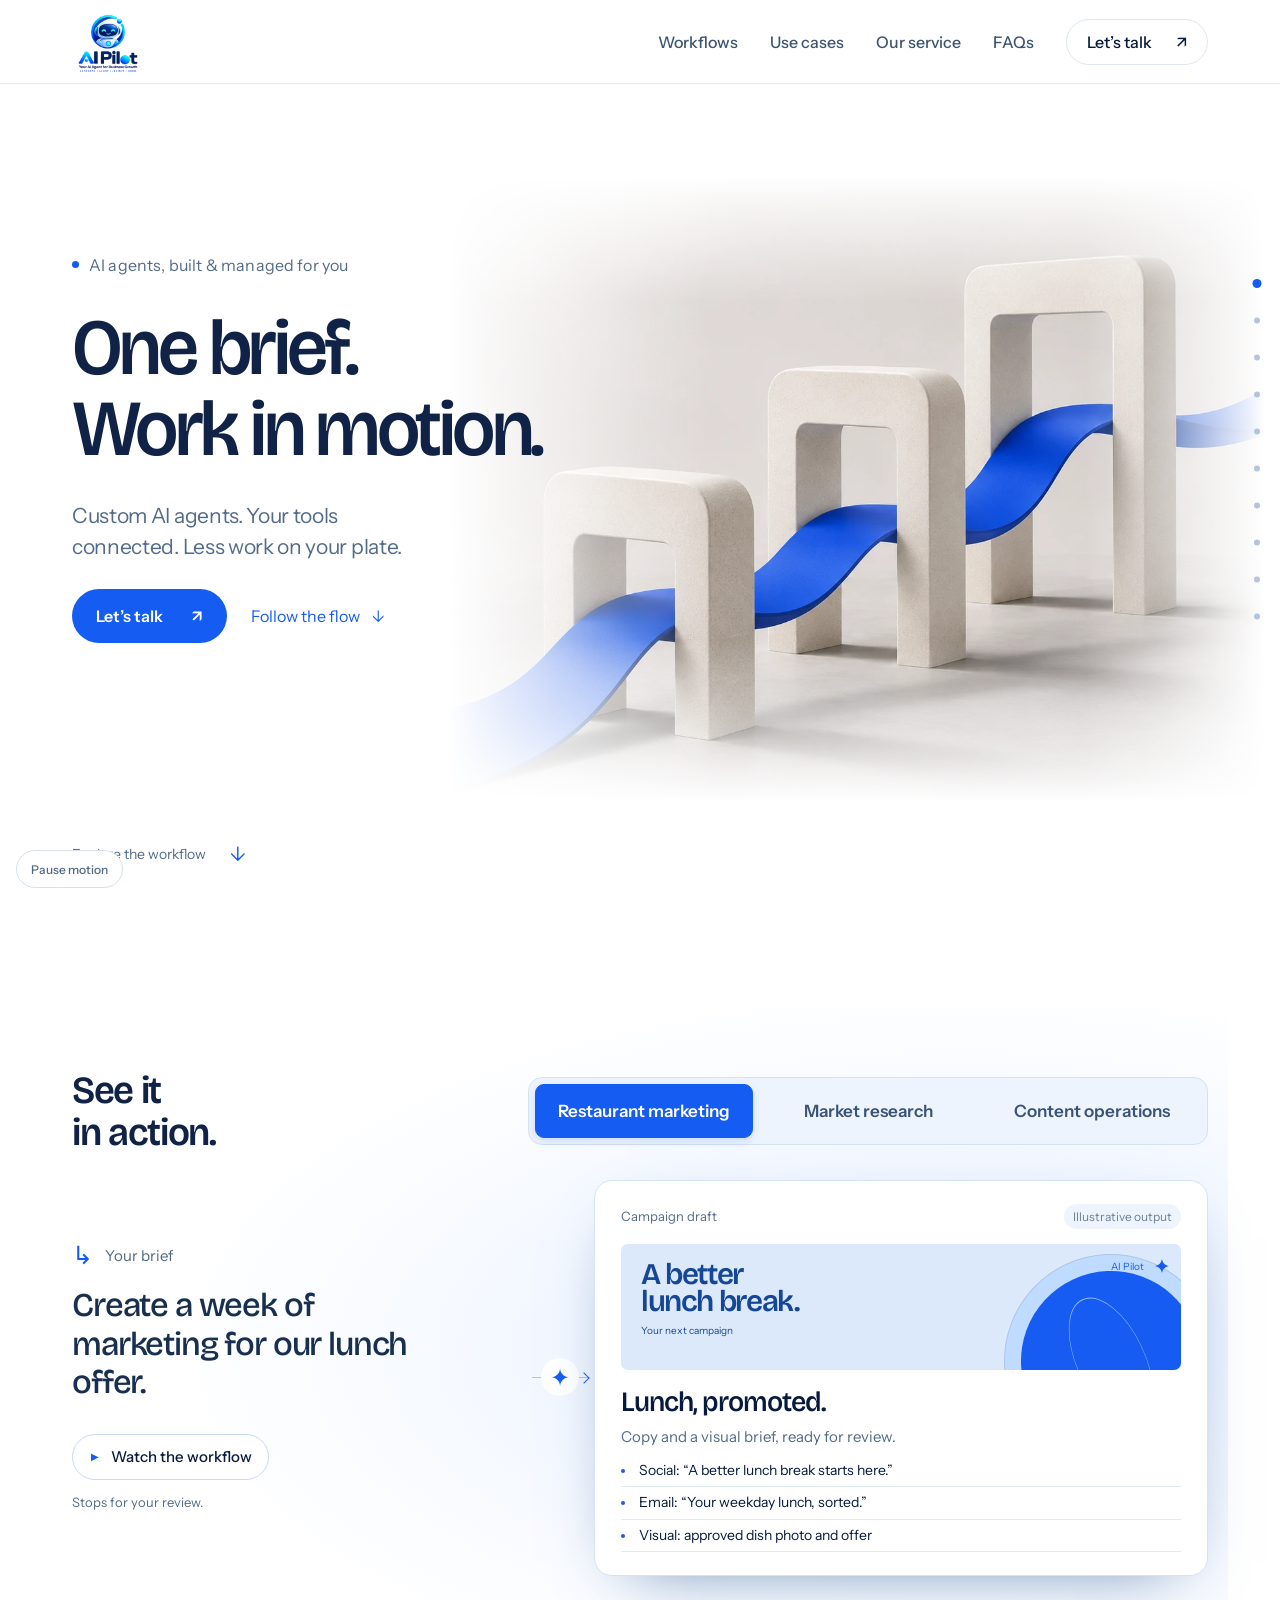
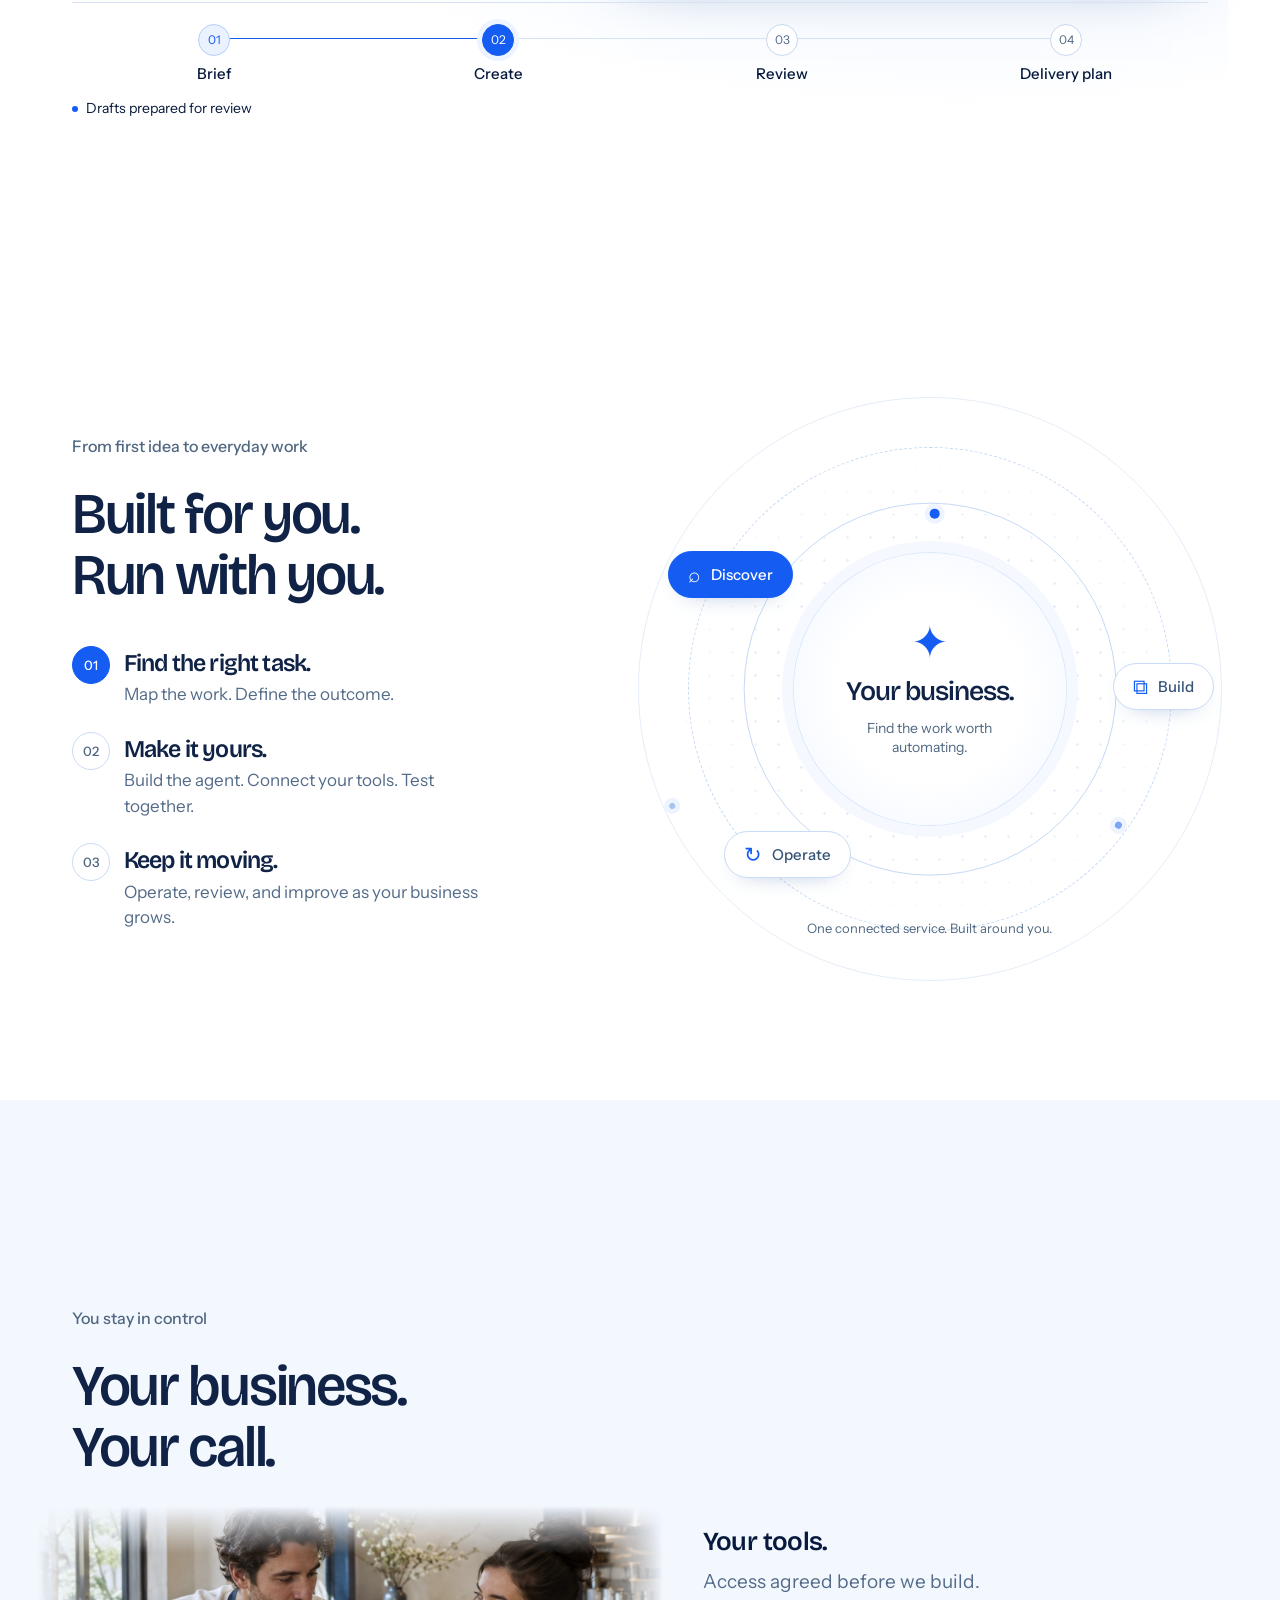
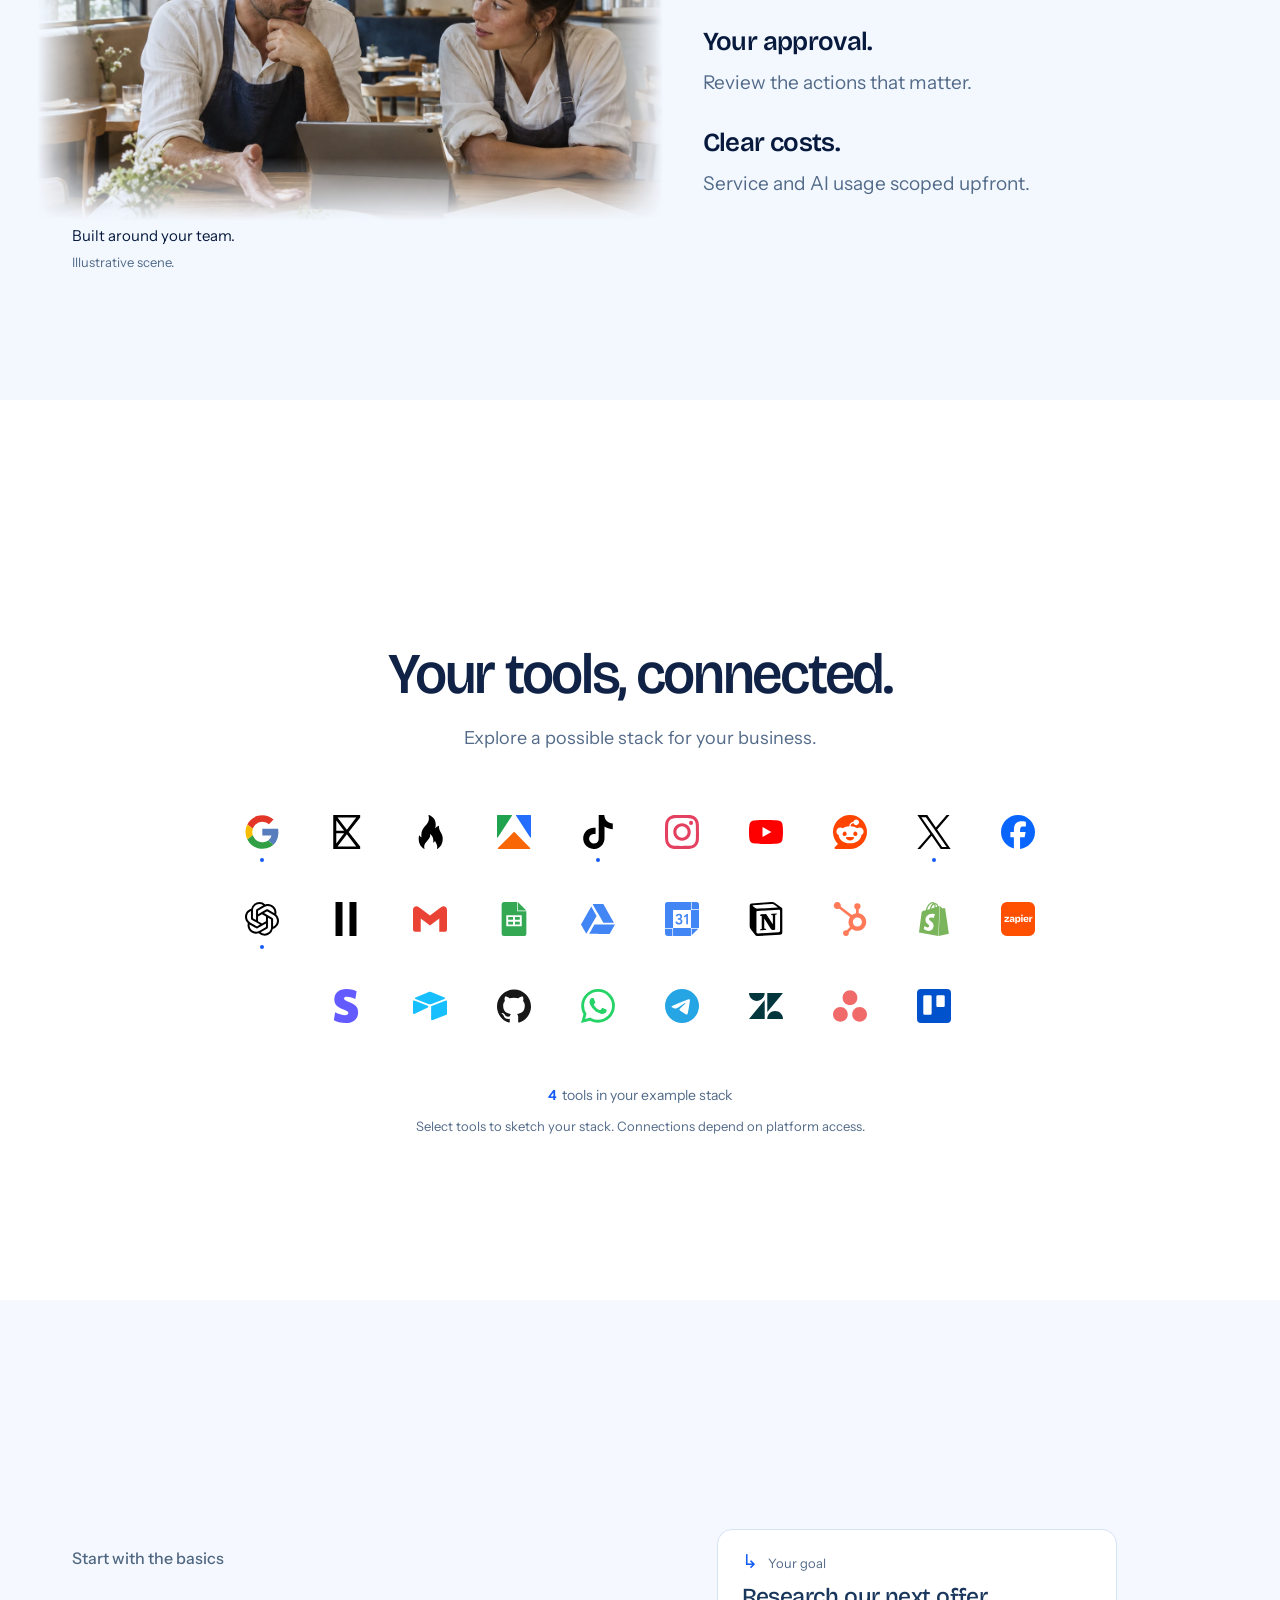
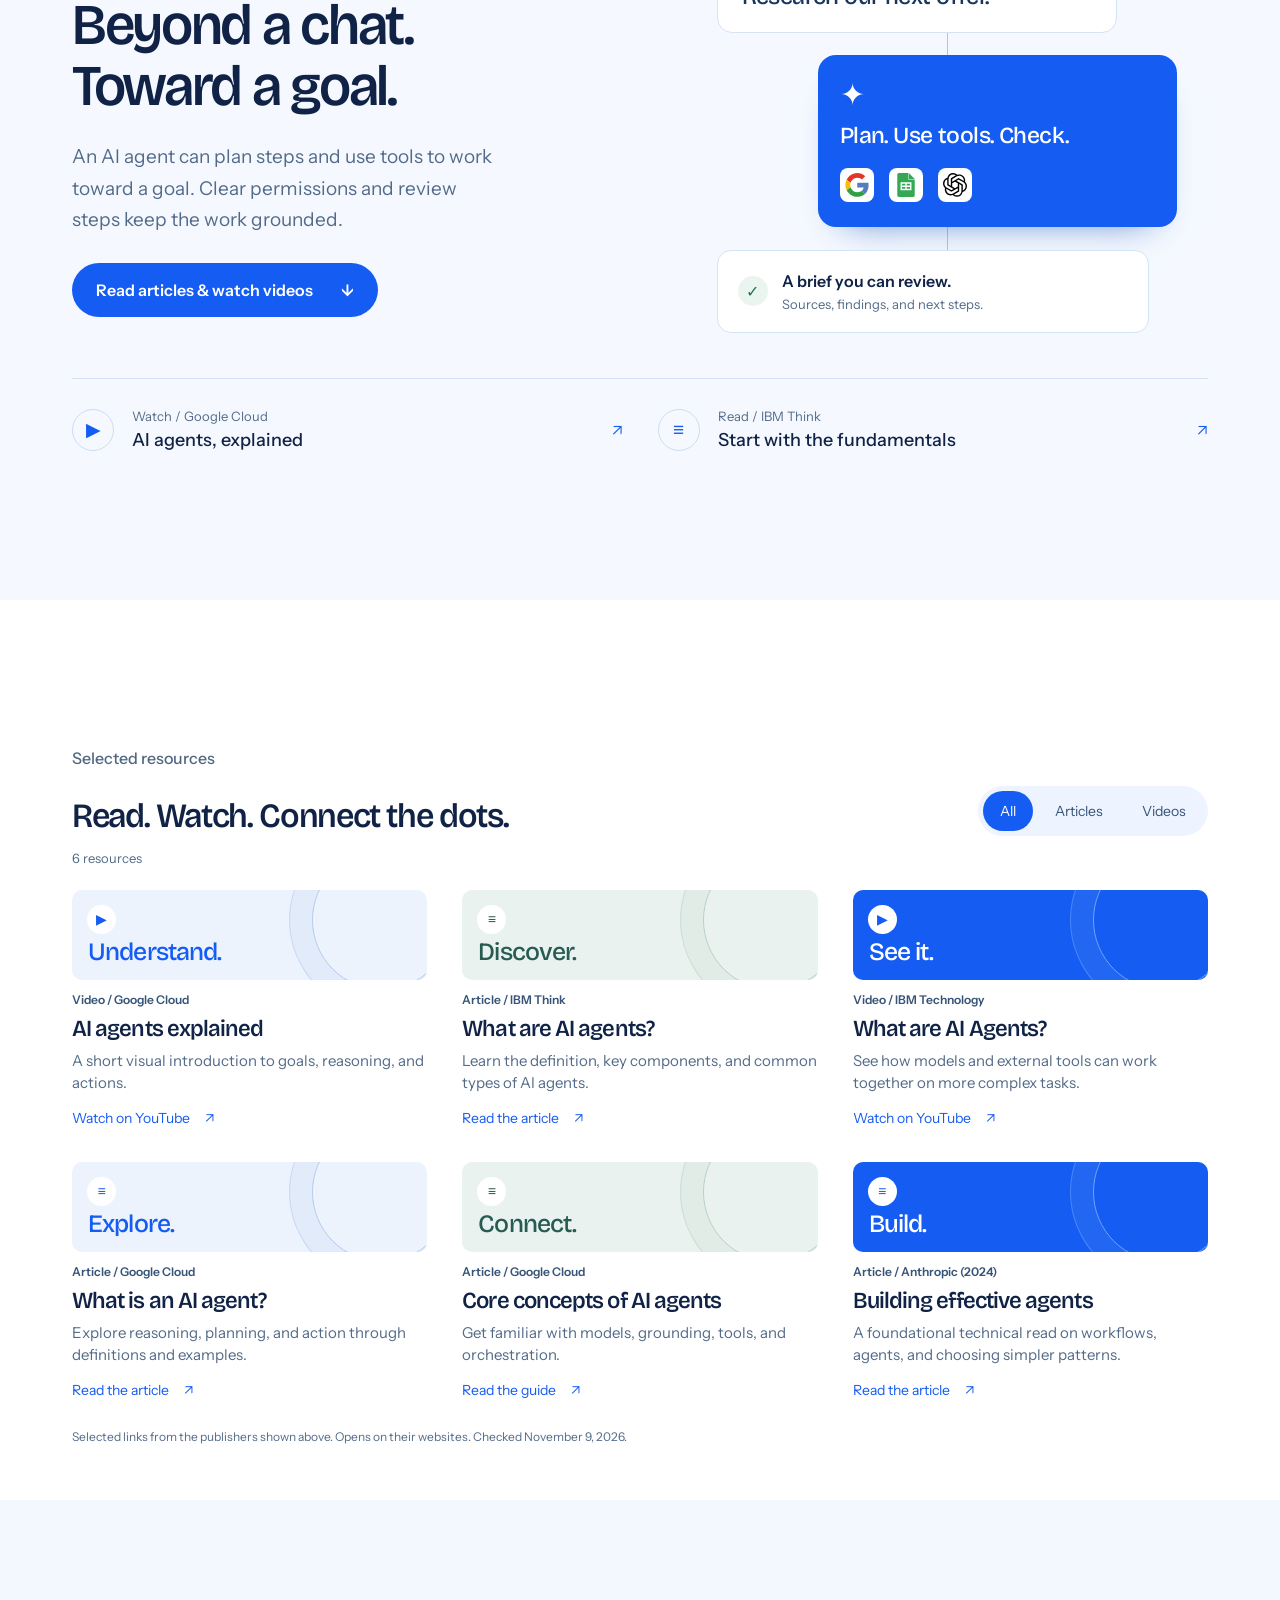
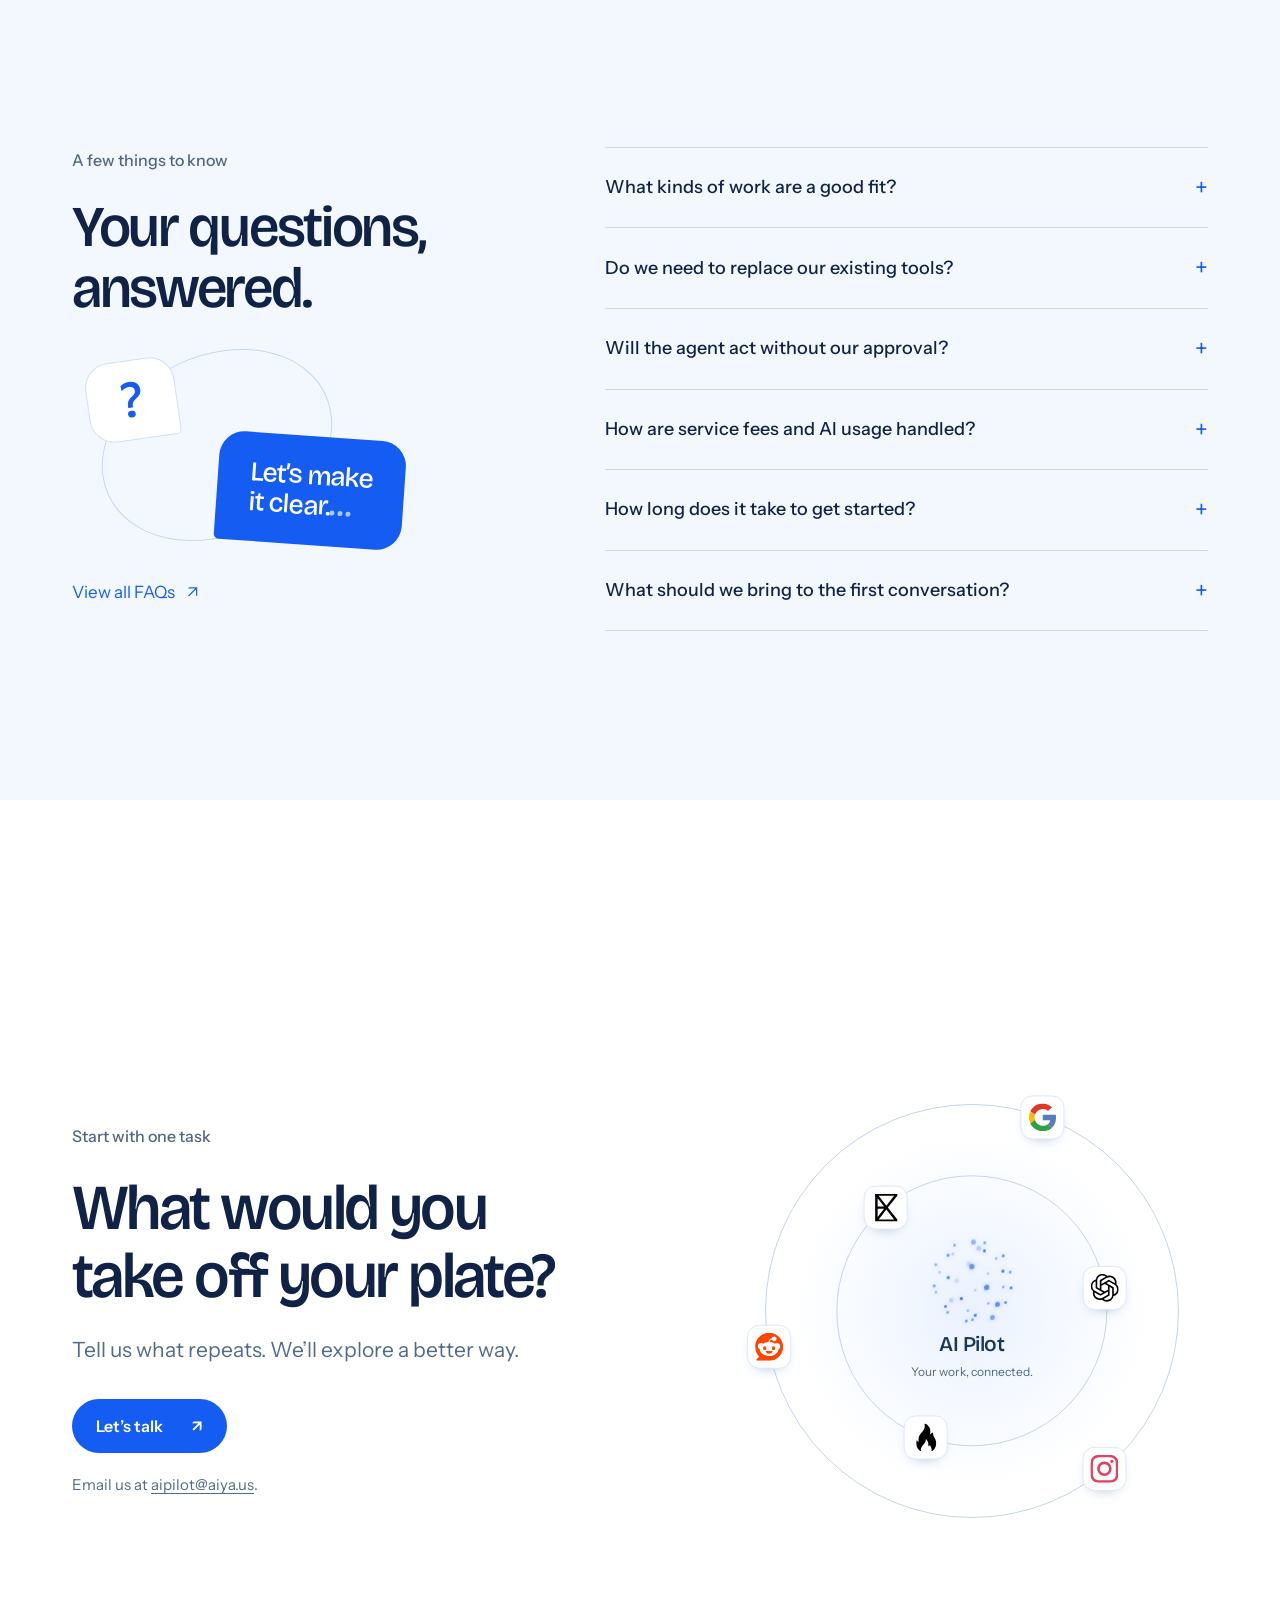
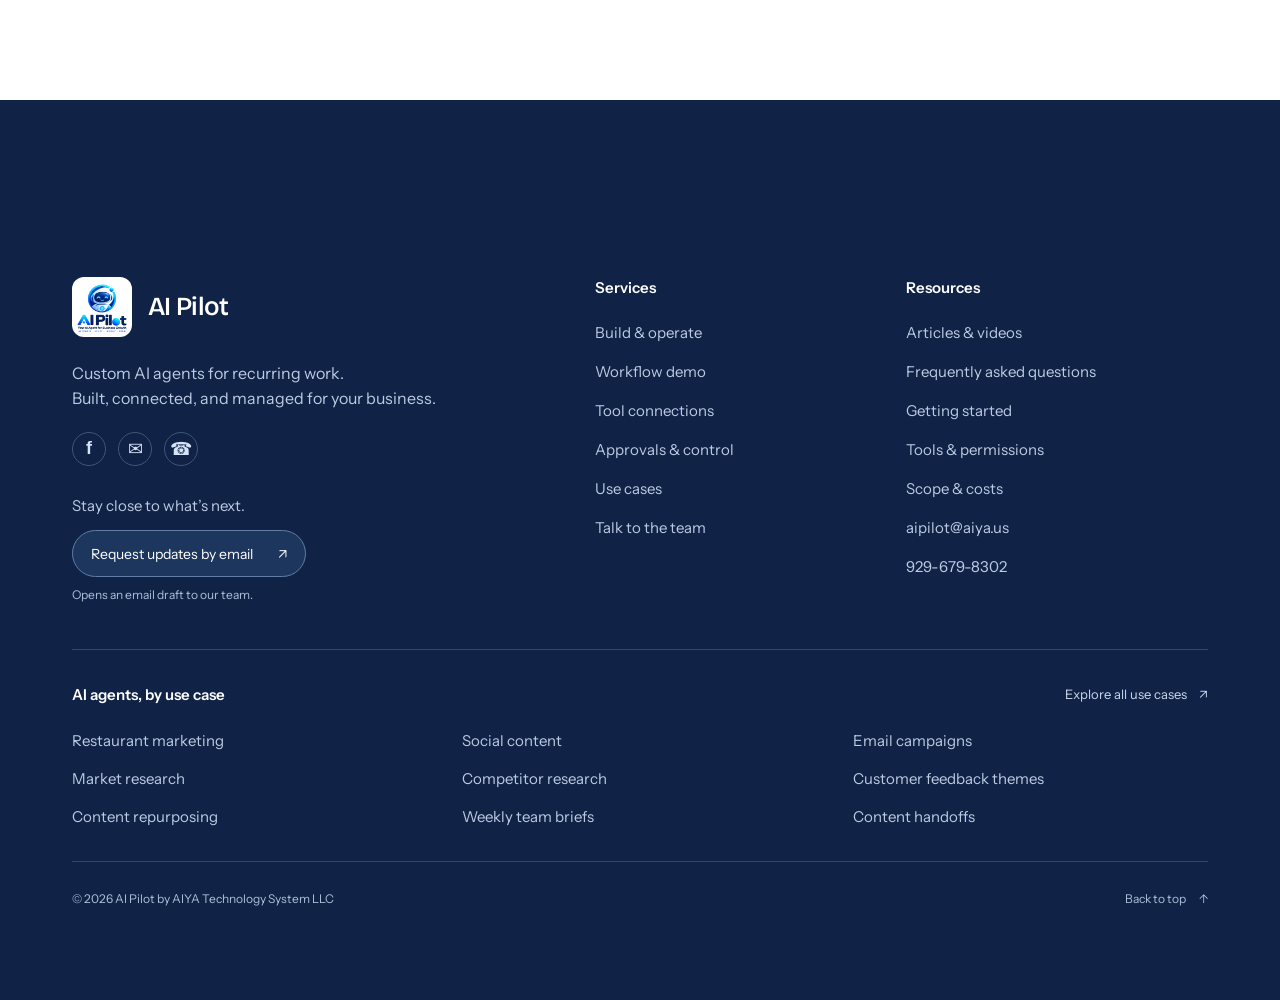
<file: index.html>
<!doctype html>
<html lang="en">
<head>
  <meta charset="UTF-8">
  <meta name="viewport" content="width=device-width, initial-scale=1.0">
  <meta name="description" content="AI Pilot designs, connects, and operates custom AI agents for recurring business work. Explore a workflow and discuss what your business needs.">
  <meta name="theme-color" content="#ffffff">
  <title>AI Pilot | Custom AI agents. Managed for your business.</title>
  <link rel="icon" href="assets/ai-pilot-logo-v2.webp">
  <link rel="stylesheet" href="styles.css?v=14">
  <link rel="stylesheet" href="flow-hero.css?v=15">
  <link rel="preload" href="assets/fonts/bricolage-latin.woff2" as="font" type="font/woff2" crossorigin>
  <link rel="preload" href="assets/fonts/instrument-latin.woff2" as="font" type="font/woff2" crossorigin>
  <link rel="stylesheet" href="typography.css?v=17">
  <link rel="stylesheet" href="sections.css?v=20">
  <link rel="stylesheet" href="motion.css?v=22">
  <link rel="stylesheet" href="contact-orbit.css?v=27">
  <noscript><style>.scenario-tabs,.stage-buttons,.tour-button,.tour-caption,.menu-button{display:none!important}.nav-links{display:flex!important;position:static!important;flex-direction:row!important;flex-wrap:wrap}.nav{height:auto;flex-wrap:wrap}.hero{padding-top:36px}.tool-cloud button{pointer-events:none}</style></noscript>
  <link rel="stylesheet" href="site-footer.css?v=25">
  <link rel="stylesheet" href="app-array.css?v=26">
  <link rel="stylesheet" href="education.css?v=30">
</head>
<body>
  <a class="skip-link" href="#top">Skip to main content</a>
  <header class="nav section-shell" data-nav>
    <a class="brand" href="#top" aria-label="AI Pilot home"><img src="assets/ai-pilot-logo-v2.webp" width="440" height="440" alt="AI Pilot"></a>
    <button class="menu-button" aria-label="Open navigation" aria-expanded="false" aria-controls="main-navigation" type="button" data-menu><span></span><span></span></button>
    <nav id="main-navigation" class="nav-links" data-nav-links aria-label="Main navigation">
      <a href="#demo">Workflows</a><a href="use-cases.html">Use cases</a><a href="#delivery">Our service</a><a href="faq.html">FAQs</a>
      <a href="#contact" class="nav-cta">Let’s talk <span aria-hidden="true">↗</span></a>
    </nav>
  </header>
  <main id="top" tabindex="-1">
    <section class="hero section-shell flow-hero fullscreen-section" id="home" data-screen="Introduction" aria-labelledby="hero-title">
      <div class="hero-intro">
        <div class="hero-visual" aria-hidden="true"><img src="assets/hero-connected-flow.webp" fetchpriority="high" width="1254" height="1254" alt=""></div>
        <div class="hero-copy"><p class="eyebrow"><span class="live-dot" aria-hidden="true"></span>AI agents, built & managed for you</p><h1 id="hero-title">One brief.<br>Work in motion.</h1></div>
        <div class="hero-summary"><p>Custom AI agents. Your tools connected. Less work on your plate.</p><div class="hero-actions"><a class="button button-primary" href="#contact">Let’s talk <span aria-hidden="true">↗</span></a><a class="text-link" href="#demo">Follow the flow <span aria-hidden="true">↓</span></a></div></div>
      </div>
      <a class="scroll-cue" href="#demo">Explore the workflow <span aria-hidden="true">↓</span></a>
    </section>
      <section class="hero-experience flow-hero section-shell fullscreen-section" id="demo" data-screen="Workflow" aria-label="Explore a workflow">
        <div class="experience-toolbar"><h2 class="demo-title">See it in action.</h2><div class="scenario-tabs" role="tablist" aria-label="Example workflows">
          <button id="scenario-restaurant" type="button" role="tab" aria-selected="true" aria-controls="workflow-panel" tabindex="0" data-scenario="restaurant">Restaurant marketing</button>
          <button id="scenario-research" type="button" role="tab" aria-selected="false" aria-controls="workflow-panel" tabindex="-1" data-scenario="research">Market research</button>
          <button id="scenario-content" type="button" role="tab" aria-selected="false" aria-controls="workflow-panel" tabindex="-1" data-scenario="content">Content operations</button>
        </div></div>
        <div id="workflow-panel" class="flow-panel" data-scenario-view="restaurant" role="tabpanel" aria-labelledby="scenario-restaurant" tabindex="0">
<div class="workbench"><div class="brief-column"><div class="task-line"><div class="task-label"><span class="task-symbol" aria-hidden="true">↳</span><span>Your brief</span></div><p data-brief>Create a week of marketing for our lunch offer.</p><p class="typed-brief" data-typed aria-hidden="true">Create a week of marketing for our lunch offer.</p></div><div class="flow-aside"><span class="flow-step" data-stage-count>Step 1 of 4</span><h2 data-scenario-title>A week of marketing.</h2><button class="tour-button" type="button" data-tour><span class="tour-icon" aria-hidden="true">▶</span><span data-tour-label>Watch the workflow</span></button><span class="tour-caption">Stops for your review.</span></div></div><div class="work-connector" aria-hidden="true"><span>✦</span></div><div class="sample-output" aria-live="polite" aria-atomic="true"><div class="output-meta"><span data-output-kind>Sample brief</span><span class="sample-label">Illustrative output</span></div><div class="output-visual" aria-hidden="true"><div class="visual-poster"><span class="poster-word">A better<br>lunch break.</span><span class="poster-disc"></span><span class="poster-caption">Your next campaign</span></div><div class="visual-chart"><span></span><span></span><span></span><span></span><span></span></div><div class="visual-document"><i></i><i></i><i></i><i></i></div><span class="output-seal">AI Pilot <b>✦</b></span></div><h3 data-output-title>Start with the essentials.</h3><p data-output-copy>One offer. Clear guidelines. A named reviewer.</p><ul data-output-items><li>Lunch offer and menu</li><li>Brand assets and channels</li><li>Review owner</li></ul><div class="output-footer"><span class="approval-dot" aria-hidden="true"></span><span data-output-footer>Your brief sets the direction.</span></div></div></div>
<div class="flow-navigation"><div class="flow-route" aria-hidden="true"><span></span></div><div class="stage-buttons" aria-label="Workflow stages">
            <button type="button" data-stage="0" aria-pressed="true"><span>01</span><b>Brief</b><small>Define the offer</small></button>
            <button type="button" data-stage="1" aria-pressed="false"><span>02</span><b>Create</b><small>Prepare the campaign</small></button>
            <button type="button" data-stage="2" aria-pressed="false"><span>03</span><b>Review</b><small>Get team approval</small></button>
            <button type="button" data-stage="3" aria-pressed="false"><span>04</span><b>Delivery plan</b><small>After your approval</small></button>
          </div></div>
          <div class="flow-bottom"><span class="flow-status" role="status"><i aria-hidden="true"></i><span data-flow-status>Start with a clear brief</span></span></div>
        </div>
        <noscript><p class="fallback-note">This restaurant example shows the starting brief. With JavaScript enabled, you can switch scenarios and explore each stage. All service details and FAQs remain readable below.</p></noscript>

    </section>

    <section class="delivery-section fullscreen-section" data-screen="Our service" id="delivery" aria-labelledby="delivery-heading"><div class="section-shell">
      <div class="service-layout"><div class="service-copy"><div class="section-heading"><div><p class="section-label">From first idea to everyday work</p><h2 id="delivery-heading">Built for you.<br>Run with you.</h2></div></div>
      <div class="deliverables">
        <article data-service-row="0"><button class="service-step" type="button" data-service="0" aria-label="Explore discover" aria-pressed="true">01</button><h3>Find the right task.</h3><p>Map the work. Define the outcome.</p></article>
        <article data-service-row="1"><button class="service-step" type="button" data-service="1" aria-label="Explore build" aria-pressed="false">02</button><h3>Make it yours.</h3><p>Build the agent. Connect your tools. Test together.</p></article>
        <article data-service-row="2"><button class="service-step" type="button" data-service="2" aria-label="Explore operate" aria-pressed="false">03</button><h3>Keep it moving.</h3><p>Operate, review, and improve as your business grows.</p></article>
      </div></div>
      <div class="service-universe" data-motion-scene aria-label="Explore our connected service">
        <div class="universe-grid" aria-hidden="true"></div>
        <div class="orbit-ring orbit-a" aria-hidden="true"><span class="satellite"></span></div><div class="orbit-ring orbit-b" aria-hidden="true"><span class="satellite"></span></div><div class="orbit-ring orbit-c" aria-hidden="true"><span class="satellite"></span></div>
        <div class="universe-core"><span class="core-symbol" aria-hidden="true">✦</span><strong>Your business.</strong><span data-orbit-detail>Find the work worth automating.</span></div>
        <button class="orbit-node node-discover" type="button" data-orbit-service="0" aria-pressed="true"><span aria-hidden="true">⌕</span>Discover</button>
        <button class="orbit-node node-build" type="button" data-orbit-service="1" aria-pressed="false"><span aria-hidden="true">⧉</span>Build</button>
        <button class="orbit-node node-operate" type="button" data-orbit-service="2" aria-pressed="false"><span aria-hidden="true">↻</span>Operate</button>
        <p class="universe-caption">One connected service. Built around you.</p>
      </div></div>
    </div></section>

    <section class="control-screen fullscreen-section" id="control" data-screen="Your control" aria-labelledby="control-heading"><div class="section-shell"><div class="control-note"><div class="control-heading"><p class="section-label">You stay in control</p><h2 id="control-heading">Your business.<br>Your call.</h2></div><figure class="context-image"><img src="assets/restaurant-editorial.webp" loading="lazy" decoding="async" width="1500" height="1000" alt="Illustrative scene of restaurant operators reviewing their work together"><figcaption>Built around your team.<small>Illustrative scene.</small></figcaption></figure><div class="control-points"><p><strong>Your tools.</strong> Access agreed before we build.</p><p><strong>Your approval.</strong> Review the actions that matter.</p><p><strong>Clear costs.</strong> Service and AI usage scoped upfront.</p></div></div></div></section>

    <section class="tools app-array section-shell fullscreen-section" data-screen="Your tools" id="workflow" aria-labelledby="tools-heading"><div class="tools-copy"><h2 id="tools-heading">Your tools, connected.</h2><p>Explore a possible stack for your business.</p></div><div class="tool-cloud" data-tools role="group" aria-label="Example tool stack" aria-describedby="tool-help"><button class="tool selected" type="button" aria-label="Google Search" aria-pressed="true"><img class="tool-logo" src="assets/tool-google.svg" alt="" width="34" height="34"><span class="tool-name">Google Search</span></button><button class="tool" type="button" aria-label="Exa" aria-pressed="false"><img class="tool-logo" src="assets/tool-exa.svg" alt="" width="34" height="34"><span class="tool-name">Exa</span></button><button class="tool" type="button" aria-label="Firecrawl" aria-pressed="false"><img class="tool-logo" src="assets/tool-firecrawl.svg" alt="" width="34" height="34"><span class="tool-name">Firecrawl</span></button><button class="tool" type="button" aria-label="Apify" aria-pressed="false"><img class="tool-logo" src="assets/tool-apify.svg" alt="" width="34" height="34"><span class="tool-name">Apify</span></button><button class="tool selected" type="button" aria-label="TikTok" aria-pressed="true"><img class="tool-logo" src="assets/tool-tiktok.svg" alt="" width="34" height="34"><span class="tool-name">TikTok</span></button><button class="tool" type="button" aria-label="Instagram" aria-pressed="false"><img class="tool-logo" src="assets/tool-instagram.svg" alt="" width="34" height="34"><span class="tool-name">Instagram</span></button><button class="tool" type="button" aria-label="YouTube" aria-pressed="false"><img class="tool-logo" src="assets/tool-youtube.svg" alt="" width="34" height="34"><span class="tool-name">YouTube</span></button><button class="tool" type="button" aria-label="Reddit" aria-pressed="false"><img class="tool-logo" src="assets/tool-reddit.svg" alt="" width="34" height="34"><span class="tool-name">Reddit</span></button><button class="tool selected" type="button" aria-label="X" aria-pressed="true"><img class="tool-logo" src="assets/tool-x.svg" alt="" width="34" height="34"><span class="tool-name">X</span></button><button class="tool" type="button" aria-label="Facebook" aria-pressed="false"><img class="tool-logo" src="assets/tool-facebook.svg" alt="" width="34" height="34"><span class="tool-name">Facebook</span></button><button class="tool selected" type="button" aria-label="OpenAI Images" aria-pressed="true"><img class="tool-logo" src="assets/tool-openai.svg" alt="" width="34" height="34"><span class="tool-name">OpenAI Images</span></button><button class="tool" type="button" aria-label="ElevenLabs" aria-pressed="false"><img class="tool-logo" src="assets/tool-elevenlabs.svg" alt="" width="34" height="34"><span class="tool-name">ElevenLabs</span></button><button class="tool" type="button" aria-pressed="false" aria-label="Gmail"><img class="tool-logo" src="assets/tool-gmail.svg" alt="" width="34" height="34"><span class="tool-name">Gmail</span></button><button class="tool" type="button" aria-pressed="false" aria-label="Google Sheets"><img class="tool-logo" src="assets/tool-googlesheets.svg" alt="" width="34" height="34"><span class="tool-name">Google Sheets</span></button><button class="tool" type="button" aria-pressed="false" aria-label="Google Drive"><img class="tool-logo" src="assets/tool-googledrive.svg" alt="" width="34" height="34"><span class="tool-name">Google Drive</span></button><button class="tool" type="button" aria-pressed="false" aria-label="Google Calendar"><img class="tool-logo" src="assets/tool-googlecalendar.svg" alt="" width="34" height="34"><span class="tool-name">Google Calendar</span></button><button class="tool" type="button" aria-pressed="false" aria-label="Notion"><img class="tool-logo" src="assets/tool-notion.svg" alt="" width="34" height="34"><span class="tool-name">Notion</span></button><button class="tool" type="button" aria-pressed="false" aria-label="HubSpot"><img class="tool-logo" src="assets/tool-hubspot.svg" alt="" width="34" height="34"><span class="tool-name">HubSpot</span></button><button class="tool" type="button" aria-pressed="false" aria-label="Shopify"><img class="tool-logo" src="assets/tool-shopify.svg" alt="" width="34" height="34"><span class="tool-name">Shopify</span></button><button class="tool" type="button" aria-pressed="false" aria-label="Zapier"><img class="tool-logo" src="assets/tool-zapier.svg" alt="" width="34" height="34"><span class="tool-name">Zapier</span></button><button class="tool" type="button" aria-pressed="false" aria-label="Stripe"><img class="tool-logo" src="assets/tool-stripe.svg" alt="" width="34" height="34"><span class="tool-name">Stripe</span></button><button class="tool" type="button" aria-pressed="false" aria-label="Airtable"><img class="tool-logo" src="assets/tool-airtable.svg" alt="" width="34" height="34"><span class="tool-name">Airtable</span></button><button class="tool" type="button" aria-pressed="false" aria-label="GitHub"><img class="tool-logo" src="assets/tool-github.svg" alt="" width="34" height="34"><span class="tool-name">GitHub</span></button><button class="tool" type="button" aria-pressed="false" aria-label="WhatsApp"><img class="tool-logo" src="assets/tool-whatsapp.svg" alt="" width="34" height="34"><span class="tool-name">WhatsApp</span></button><button class="tool" type="button" aria-pressed="false" aria-label="Telegram"><img class="tool-logo" src="assets/tool-telegram.svg" alt="" width="34" height="34"><span class="tool-name">Telegram</span></button><button class="tool" type="button" aria-pressed="false" aria-label="Zendesk"><img class="tool-logo" src="assets/tool-zendesk.svg" alt="" width="34" height="34"><span class="tool-name">Zendesk</span></button><button class="tool" type="button" aria-pressed="false" aria-label="Asana"><img class="tool-logo" src="assets/tool-asana.svg" alt="" width="34" height="34"><span class="tool-name">Asana</span></button><button class="tool" type="button" aria-pressed="false" aria-label="Trello"><img class="tool-logo" src="assets/tool-trello.svg" alt="" width="34" height="34"><span class="tool-name">Trello</span></button></div><div class="selected-count" role="status" aria-live="polite" aria-atomic="true"><strong data-count>4</strong><span>tools in your example stack</span></div><p id="tool-help">Select tools to sketch your stack. Connections depend on platform access.</p></section>

<section class="education-screen fullscreen-section" id="education" data-screen="AI agents" aria-labelledby="education-heading"><div class="section-shell education-home-layout"><div class="education-home-copy"><p class="section-label">Start with the basics</p><h2 id="education-heading">Beyond a chat.<br>Toward a goal.</h2><p>An AI agent can plan steps and use tools to work toward a goal. Clear permissions and review steps keep the work grounded.</p><a class="button button-primary" href="#resources">Read articles &amp; watch videos <span aria-hidden="true">↓</span></a></div><div class="agent-map" aria-label="An example agent workflow: set a goal, use tools, review the result"><div class="map-line" aria-hidden="true"></div><div class="map-goal"><span class="map-icon" aria-hidden="true">↳</span><span>Your goal</span><strong>Research our next offer.</strong></div><div class="map-agent"><span aria-hidden="true">✦</span><strong>Plan. Use tools. Check.</strong><div class="map-tools" aria-hidden="true"><img src="assets/tool-google.svg" alt="" width="26" height="26"><img src="assets/tool-googlesheets.svg" alt="" width="26" height="26"><img src="assets/tool-openai.svg" alt="" width="26" height="26"></div></div><div class="map-review"><span class="map-review-mark" aria-hidden="true">✓</span><div><strong>A brief you can review.</strong><span>Sources, findings, and next steps.</span></div></div></div><div class="education-home-links"><a href="https://www.youtube.com/watch?v=d0wUM8hIaxE" target="_blank" rel="noopener noreferrer"><span class="learning-link-icon" aria-hidden="true">▶</span><span><small>Watch / Google Cloud</small><strong>AI agents, explained</strong></span><span aria-hidden="true">↗</span></a><a href="https://www.ibm.com/think/topics/ai-agents" target="_blank" rel="noopener noreferrer"><span class="learning-link-icon" aria-hidden="true">≡</span><span><small>Read / IBM Think</small><strong>Start with the fundamentals</strong></span><span aria-hidden="true">↗</span></a></div></div></section>
<section class="learning-library fullscreen-section" id="resources" data-screen="Articles &amp; videos" aria-labelledby="resources-heading"><div class="section-shell resource-content"><div class="learning-library-heading"><div><p class="section-label">Selected resources</p><h2 id="resources-heading">Read. Watch. Connect the dots.</h2></div><div class="resource-filters" role="group" aria-label="Resource format" hidden><button type="button" aria-pressed="true" data-resource-filter="all">All</button><button type="button" aria-pressed="false" data-resource-filter="article">Articles</button><button type="button" aria-pressed="false" data-resource-filter="video">Videos</button></div></div><p class="resource-status" role="status" aria-live="polite" data-resource-status>6 resources</p><div class="learning-grid"><article class="learning-resource resource-video" data-resource-kind="video"><a class="resource-link" href="https://www.youtube.com/watch?v=d0wUM8hIaxE" target="_blank" rel="noopener noreferrer" aria-labelledby="resource-title-0" aria-describedby="resource-source-0"><div class="resource-art art-0" aria-hidden="true"><span class="resource-art-ring"></span><span class="resource-art-mark">▶</span><span class="resource-art-word">Understand.</span></div><div class="resource-meta" id="resource-source-0"><span>Video / Google Cloud</span><span>Start here</span></div><h3 id="resource-title-0">AI agents explained</h3><p>A short visual introduction to goals, reasoning, and actions.</p><span class="resource-action">Watch on YouTube <span aria-hidden="true">↗</span><span class="sr-only"> (opens in a new tab)</span></span></a></article><article class="learning-resource resource-article" data-resource-kind="article"><a class="resource-link" href="https://www.ibm.com/think/topics/ai-agents" target="_blank" rel="noopener noreferrer" aria-labelledby="resource-title-1" aria-describedby="resource-source-1"><div class="resource-art art-1" aria-hidden="true"><span class="resource-art-ring"></span><span class="resource-art-mark">≡</span><span class="resource-art-word">Discover.</span></div><div class="resource-meta" id="resource-source-1"><span>Article / IBM Think</span><span>Start here</span></div><h3 id="resource-title-1">What are AI agents?</h3><p>Learn the definition, key components, and common types of AI agents.</p><span class="resource-action">Read the article <span aria-hidden="true">↗</span><span class="sr-only"> (opens in a new tab)</span></span></a></article><article class="learning-resource resource-video" data-resource-kind="video"><a class="resource-link" href="https://www.youtube.com/watch?v=F8NKVhkZZWI" target="_blank" rel="noopener noreferrer" aria-labelledby="resource-title-2" aria-describedby="resource-source-2"><div class="resource-art art-2" aria-hidden="true"><span class="resource-art-ring"></span><span class="resource-art-mark">▶</span><span class="resource-art-word">See it.</span></div><div class="resource-meta" id="resource-source-2"><span>Video / IBM Technology</span><span>Explore the idea</span></div><h3 id="resource-title-2">What are AI Agents?</h3><p>See how models and external tools can work together on more complex tasks.</p><span class="resource-action">Watch on YouTube <span aria-hidden="true">↗</span><span class="sr-only"> (opens in a new tab)</span></span></a></article><article class="learning-resource resource-article" data-resource-kind="article"><a class="resource-link" href="https://cloud.google.com/discover/what-are-ai-agents" target="_blank" rel="noopener noreferrer" aria-labelledby="resource-title-3" aria-describedby="resource-source-3"><div class="resource-art art-3" aria-hidden="true"><span class="resource-art-ring"></span><span class="resource-art-mark">≡</span><span class="resource-art-word">Explore.</span></div><div class="resource-meta" id="resource-source-3"><span>Article / Google Cloud</span><span>Explore the idea</span></div><h3 id="resource-title-3">What is an AI agent?</h3><p>Explore reasoning, planning, and action through definitions and examples.</p><span class="resource-action">Read the article <span aria-hidden="true">↗</span><span class="sr-only"> (opens in a new tab)</span></span></a></article><article class="learning-resource resource-article" data-resource-kind="article"><a class="resource-link" href="https://cloud.google.com/resources/core-concepts-ai-agents" target="_blank" rel="noopener noreferrer" aria-labelledby="resource-title-4" aria-describedby="resource-source-4"><div class="resource-art art-4" aria-hidden="true"><span class="resource-art-ring"></span><span class="resource-art-mark">≡</span><span class="resource-art-word">Connect.</span></div><div class="resource-meta" id="resource-source-4"><span>Article / Google Cloud</span><span>Go deeper</span></div><h3 id="resource-title-4">Core concepts of AI agents</h3><p>Get familiar with models, grounding, tools, and orchestration.</p><span class="resource-action">Read the guide <span aria-hidden="true">↗</span><span class="sr-only"> (opens in a new tab)</span></span></a></article><article class="learning-resource resource-article" data-resource-kind="article"><a class="resource-link" href="https://www.anthropic.com/research/building-effective-agents" target="_blank" rel="noopener noreferrer" aria-labelledby="resource-title-5" aria-describedby="resource-source-5"><div class="resource-art art-5" aria-hidden="true"><span class="resource-art-ring"></span><span class="resource-art-mark">≡</span><span class="resource-art-word">Build.</span></div><div class="resource-meta" id="resource-source-5"><span>Article / Anthropic (2024)</span><span>Go deeper · Published 2024</span></div><h3 id="resource-title-5">Building effective agents</h3><p>A foundational technical read on workflows, agents, and choosing simpler patterns.</p><span class="resource-action">Read the article <span aria-hidden="true">↗</span><span class="sr-only"> (opens in a new tab)</span></span></a></article></div><p class="resource-note">Selected links from the publishers shown above. Opens on their websites. Checked November 9, 2026.</p></div></section>
<section class="faq-section fullscreen-section" data-screen="Questions" id="faq" aria-labelledby="faq-heading"><div class="faq-layout section-shell"><div><p class="section-label">A few things to know</p><h2 id="faq-heading">Your questions,<br>answered.</h2><div class="conversation-art" aria-hidden="true"><div class="conversation-orbit"></div><span class="question-bubble">?</span><span class="answer-bubble">Let’s make<br>it clear.<i></i><i></i><i></i></span></div><p><a class="text-link" href="faq.html">View all FAQs <span aria-hidden="true">↗</span></a></p></div><div class="faq-list">
      <details><summary>What kinds of work are a good fit?</summary><p>Recurring tasks with clear inputs and reviewable outputs: marketing, research, and content are good starting points. We assess fit together.</p></details>
      <details><summary>Do we need to replace our existing tools?</summary><p>Usually, we start with your existing tools. Feasibility depends on APIs, permissions, and platform rules. We confirm the scope first.</p></details>
      <details><summary>Will the agent act without our approval?</summary><p>We agree which actions need a reviewer and which can run automatically. This website’s demos never connect accounts or publish content.</p></details>
      <details><summary>How are service fees and AI usage handled?</summary><p>AI Pilot’s service is scoped separately from the AI credits and platform costs your business covers. Both are discussed before work begins.</p></details>
      <details><summary>How long does it take to get started?</summary><p>Timing depends on the task, integrations, and approvals. We propose a timeline after understanding your first workflow.</p></details>
      <details><summary>What should we bring to the first conversation?</summary><p>One repeated task, the tools you use, and an example of the result you want. No technical specification needed.</p></details>
    </div></div></section>

<section class="contact-screen fullscreen-section" id="contact" data-screen="Get in touch" aria-label="Contact AI Pilot">
    <div class="final-cta section-shell"><div class="contact-copy"><p class="section-label">Start with one task</p><h2>What would you<br>take off your plate?</h2><p>Tell us what repeats. We’ll explore a better way.</p><a class="button button-primary" href="mailto:aipilot@aiya.us?subject=Discuss%20my%20AI%20Pilot%20workflow">Let’s talk <span aria-hidden="true">↗</span></a><p class="contact-note">Email us at <a href="mailto:aipilot@aiya.us">aipilot@aiya.us</a>.</p></div><div class="contact-art connected-universe" data-motion-scene aria-hidden="true"><div class="contact-orbit orbit-outer"><span class="contact-traveler" style="--start:20deg"><span class="contact-logo"><img src="assets/tool-google.svg" alt="" width="30" height="30"></span></span><span class="contact-traveler" style="--start:140deg"><span class="contact-logo"><img src="assets/tool-instagram.svg" alt="" width="30" height="30"></span></span><span class="contact-traveler" style="--start:260deg"><span class="contact-logo"><img src="assets/tool-reddit.svg" alt="" width="30" height="30"></span></span></div><div class="contact-orbit orbit-inner"><span class="contact-traveler" style="--start:80deg"><span class="contact-logo"><img src="assets/tool-openai.svg" alt="" width="30" height="30"></span></span><span class="contact-traveler" style="--start:200deg"><span class="contact-logo"><img src="assets/tool-firecrawl.svg" alt="" width="30" height="30"></span></span><span class="contact-traveler" style="--start:320deg"><span class="contact-logo"><img src="assets/tool-exa.svg" alt="" width="30" height="30"></span></span></div><div class="contact-brain"><div class="particle-sphere" data-particle-sphere></div><span class="brain-label">AI Pilot<small>Your work, connected.</small></span></div></div></div>

    </section>
<section class="footer-screen fullscreen-section" id="explore" data-screen="Explore AI Pilot" aria-label="Explore AI Pilot"><footer class="site-footer" role="contentinfo"><div class="section-shell">
  <div class="site-footer-top">
    <div class="site-footer-intro"><a class="site-footer-brand" href="index.html" aria-label="AI Pilot home"><img src="assets/ai-pilot-logo-v2.webp" alt="" width="64" height="64"><span>AI Pilot</span></a><p>Custom AI agents for recurring work.<br>Built, connected, and managed for your business.</p>
      <div class="footer-socials"><a href="https://www.facebook.com/share/1Kr8Xjx6mK/?mibextid=wwXIfr" target="_blank" rel="noopener noreferrer" aria-label="AI Pilot on Facebook">f</a><a href="mailto:aipilot@aiya.us" aria-label="Email AI Pilot">✉</a><a href="tel:+19296798302" aria-label="Call AI Pilot">☎</a></div>
      <div class="footer-updates"><p>Stay close to what’s next.</p><a class="updates-link" data-updates-link href="mailto:aipilot@aiya.us?subject=AI%20Pilot%20updates%20request&amp;body=Hello%20AI%20Pilot%2C%0A%0AI%27d%20like%20to%20receive%20occasional%20updates%20about%20your%20services%20and%20workflow%20ideas.%0A%0AThank%20you.">Request updates by email <span aria-hidden="true">↗</span></a><small>Opens an email draft to our team.</small></div>
    </div>
    <nav class="footer-link-group" aria-label="Services"><h2>Services</h2><a href="index.html#delivery">Build &amp; operate</a><a href="index.html#demo">Workflow demo</a><a href="index.html#workflow">Tool connections</a><a href="index.html#control">Approvals &amp; control</a><a href="use-cases.html">Use cases</a><a href="index.html#contact">Talk to the team</a></nav>
    <nav class="footer-link-group" aria-label="Resources"><h2>Resources</h2><a href="index.html#resources">Articles &amp; videos</a><a href="faq.html">Frequently asked questions</a><a href="faq.html#getting-started">Getting started</a><a href="faq.html#tools-and-control">Tools &amp; permissions</a><a href="faq.html#scope-and-support">Scope &amp; costs</a><a href="mailto:aipilot@aiya.us">aipilot@aiya.us</a><a href="tel:+19296798302">929-679-8302</a></nav>
  </div>
  <div class="footer-cases"><div class="footer-cases-heading"><h2>AI agents, by use case</h2><a href="use-cases.html">Explore all use cases <span aria-hidden="true">↗</span></a></div><nav class="footer-case-links" aria-label="Workflow ideas"><a href="use-cases.html#restaurant-marketing">Restaurant marketing</a><a href="use-cases.html#social-content">Social content</a><a href="use-cases.html#email-campaigns">Email campaigns</a><a href="use-cases.html#market-research">Market research</a><a href="use-cases.html#competitor-monitoring">Competitor research</a><a href="use-cases.html#customer-themes">Customer feedback themes</a><a href="use-cases.html#content-repurposing">Content repurposing</a><a href="use-cases.html#weekly-briefs">Weekly team briefs</a><a href="use-cases.html#content-handoffs">Content handoffs</a></nav></div>
  <div class="site-footer-bottom"><span>© 2026 AI Pilot by AIYA Technology System LLC</span><a href="#top">Back to top <span aria-hidden="true">↑</span></a></div>
</div></footer></section>
  </main>
<nav class="screen-nav" aria-label="Page sections"><a href="#home" aria-label="Introduction"><span>Introduction</span><i aria-hidden="true"></i></a><a href="#demo" aria-label="Workflow"><span>Workflow</span><i aria-hidden="true"></i></a><a href="#delivery" aria-label="Our service"><span>Our service</span><i aria-hidden="true"></i></a><a href="#control" aria-label="Your control"><span>Your control</span><i aria-hidden="true"></i></a><a href="#workflow" aria-label="Your tools"><span>Your tools</span><i aria-hidden="true"></i></a><a href="#education" aria-label="AI agents"><span>AI agents</span><i aria-hidden="true"></i></a><a href="#resources" aria-label="Articles and videos"><span>Articles &amp; videos</span><i aria-hidden="true"></i></a><a href="#faq" aria-label="Questions"><span>Questions</span><i aria-hidden="true"></i></a><a href="#contact" aria-label="Get in touch"><span>Get in touch</span><i aria-hidden="true"></i></a><a href="#explore" aria-label="Explore AI Pilot"><span>Explore AI Pilot</span><i aria-hidden="true"></i></a></nav>
  <button class="motion-toggle" type="button" data-motion-toggle aria-pressed="false" hidden>Pause motion</button>
  <script src="navigation.js?v=24"></script>
  <script src="script.js?v=24"></script>
  <script src="motion.js?v=23"></script>
  <script src="education.js?v=28"></script>
  <script src="section-scroll.js?v=18"></script>
</body>
</html>
</file>
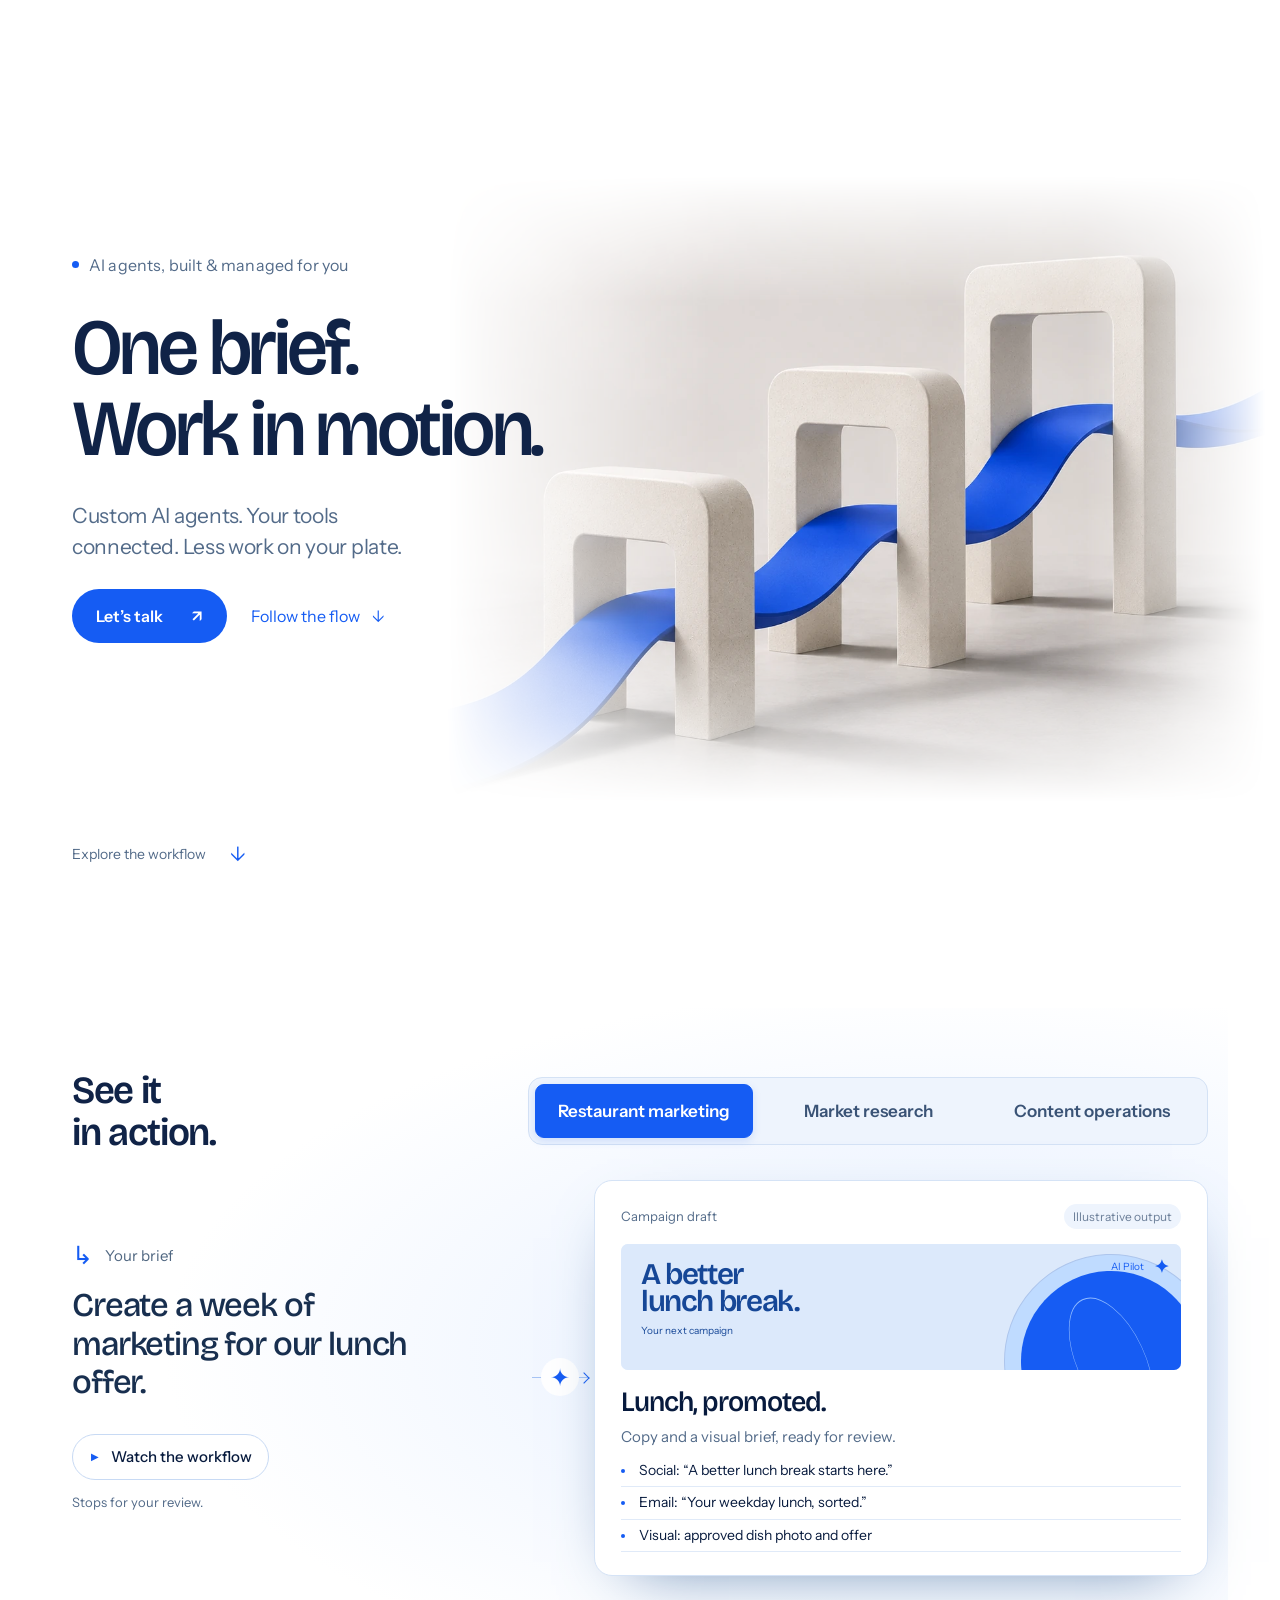
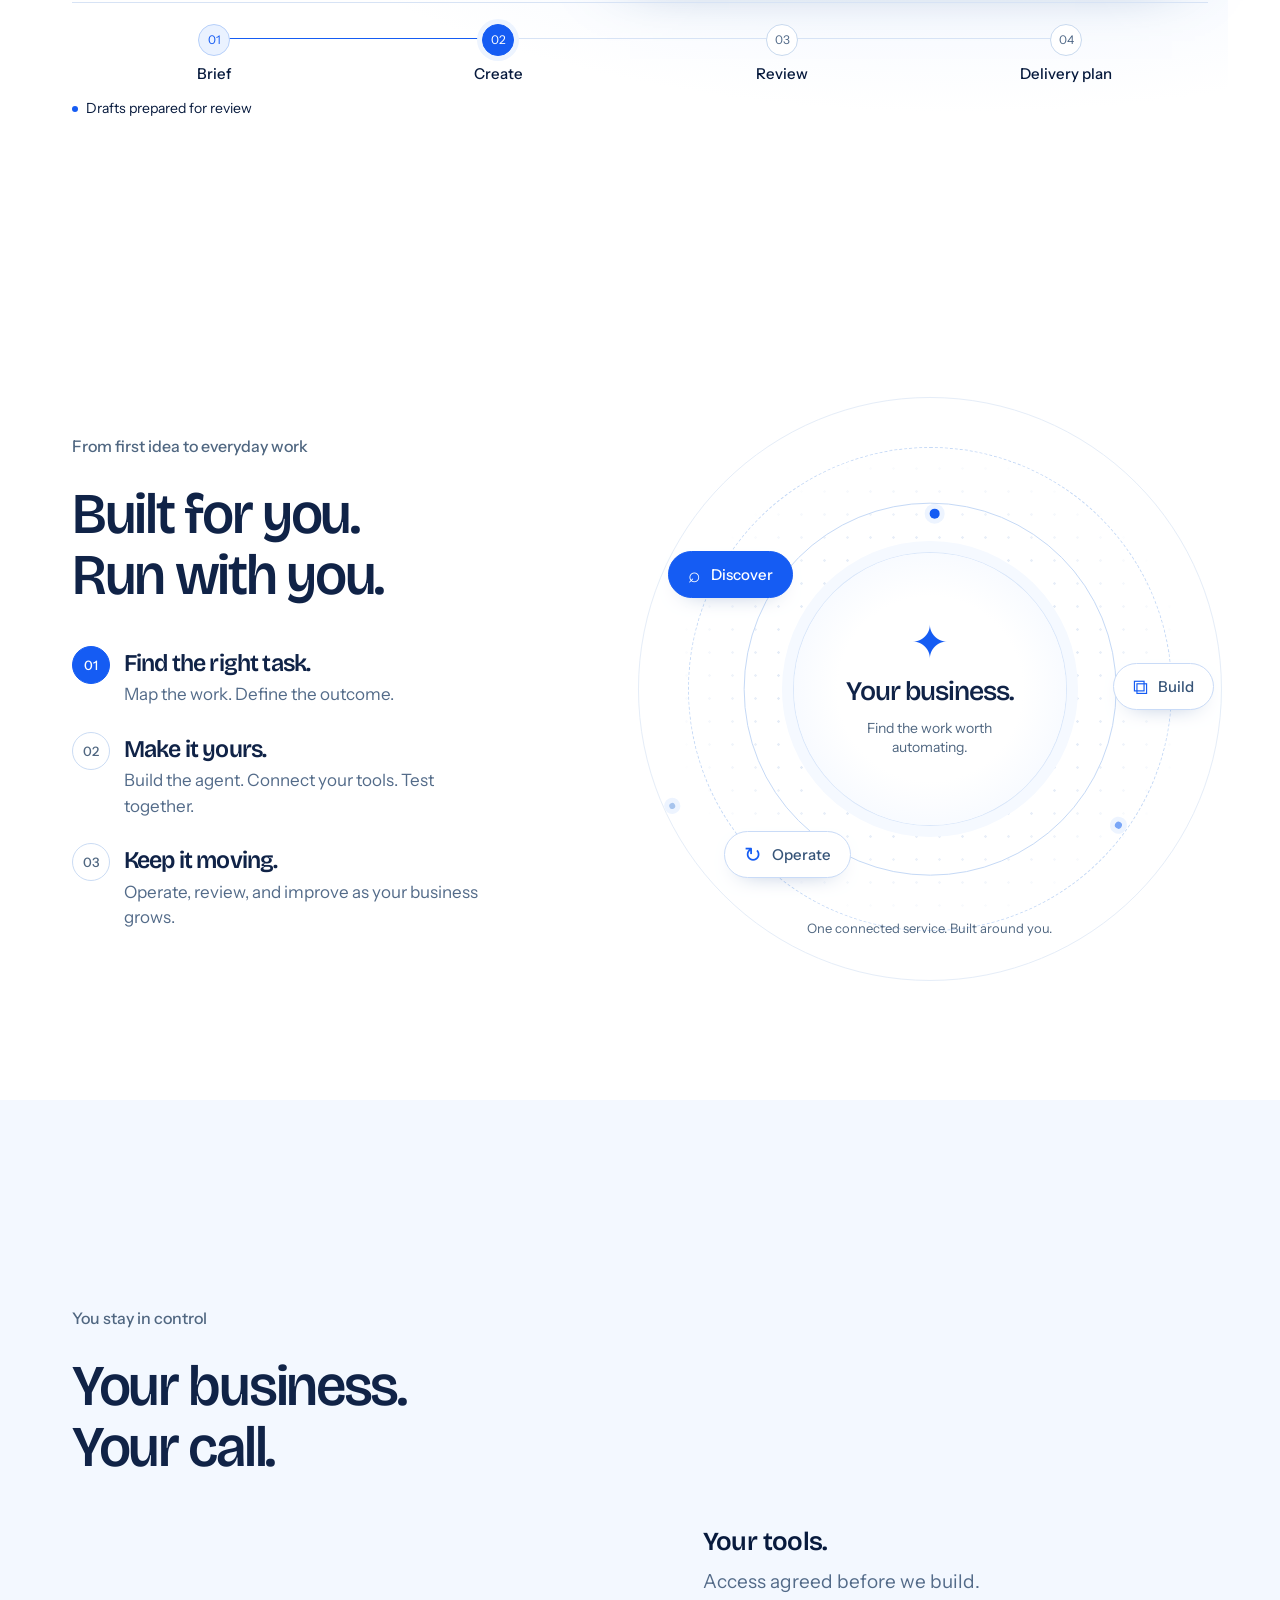
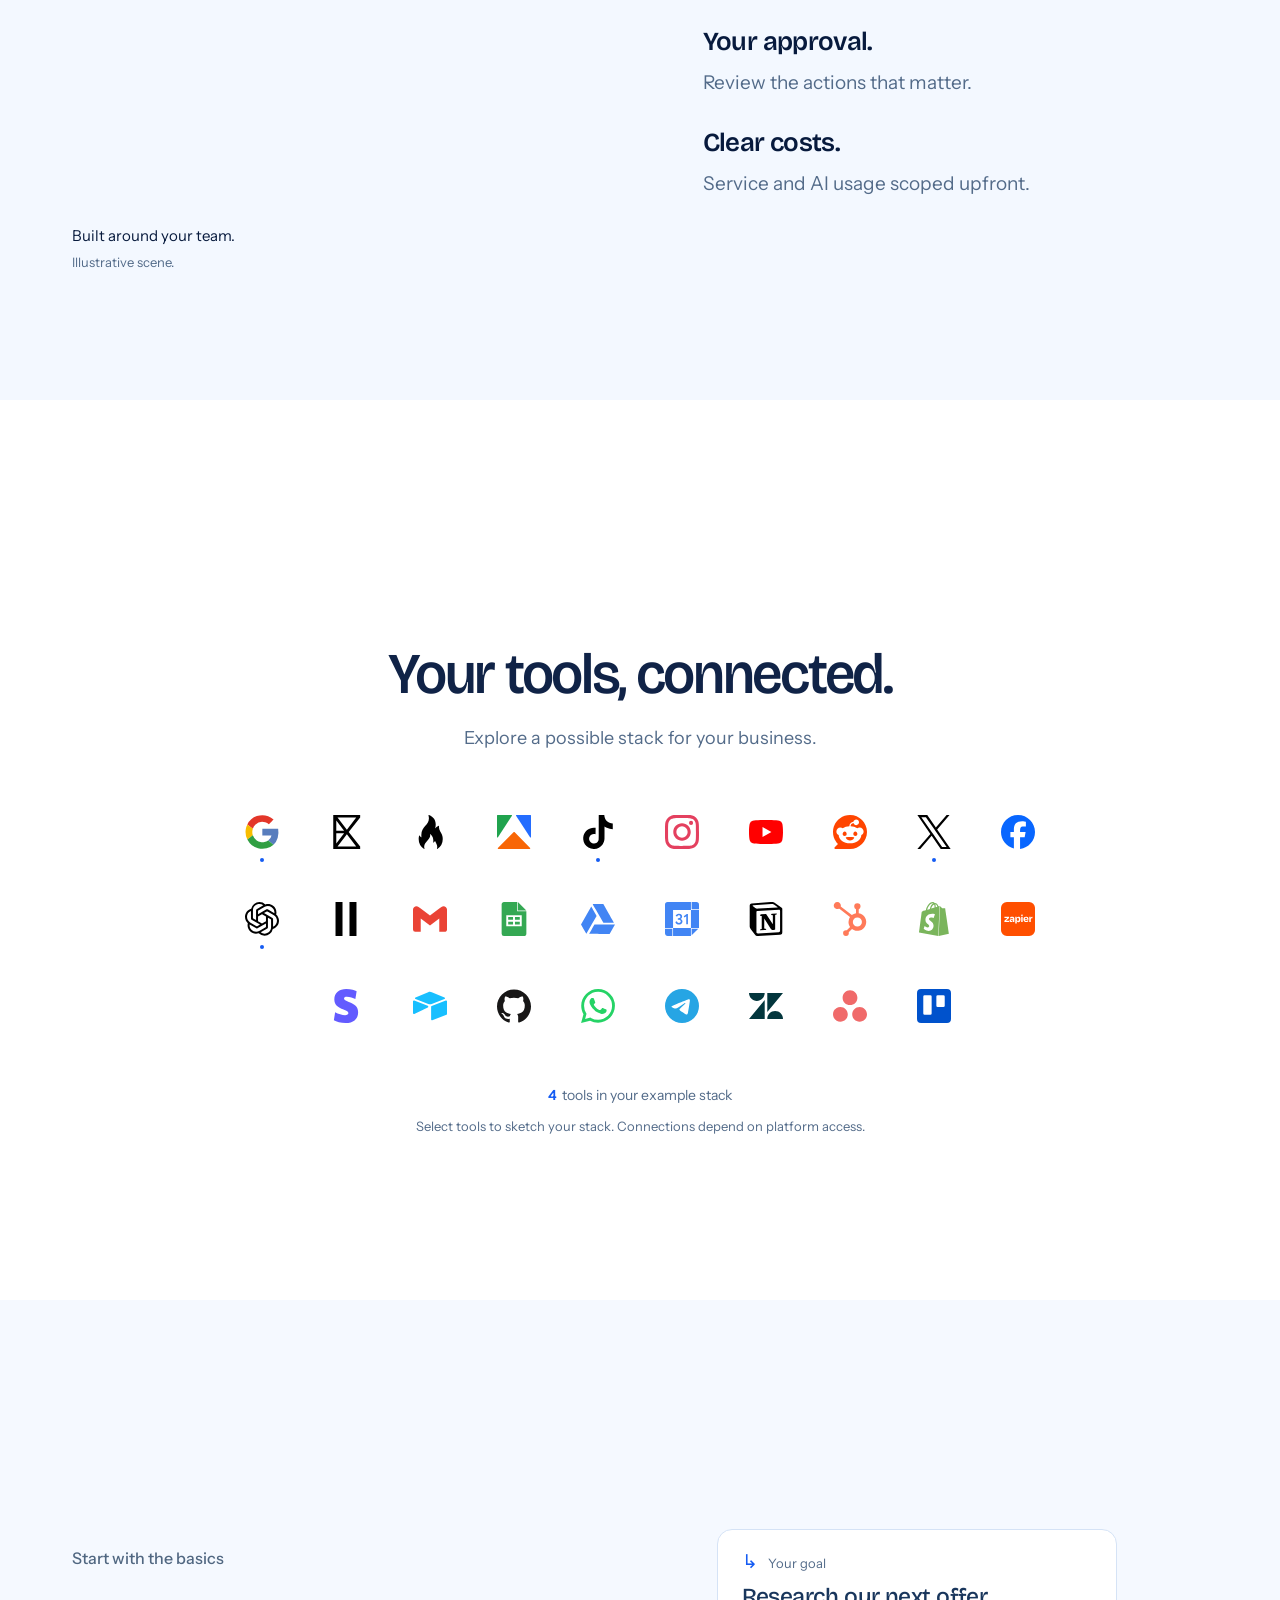
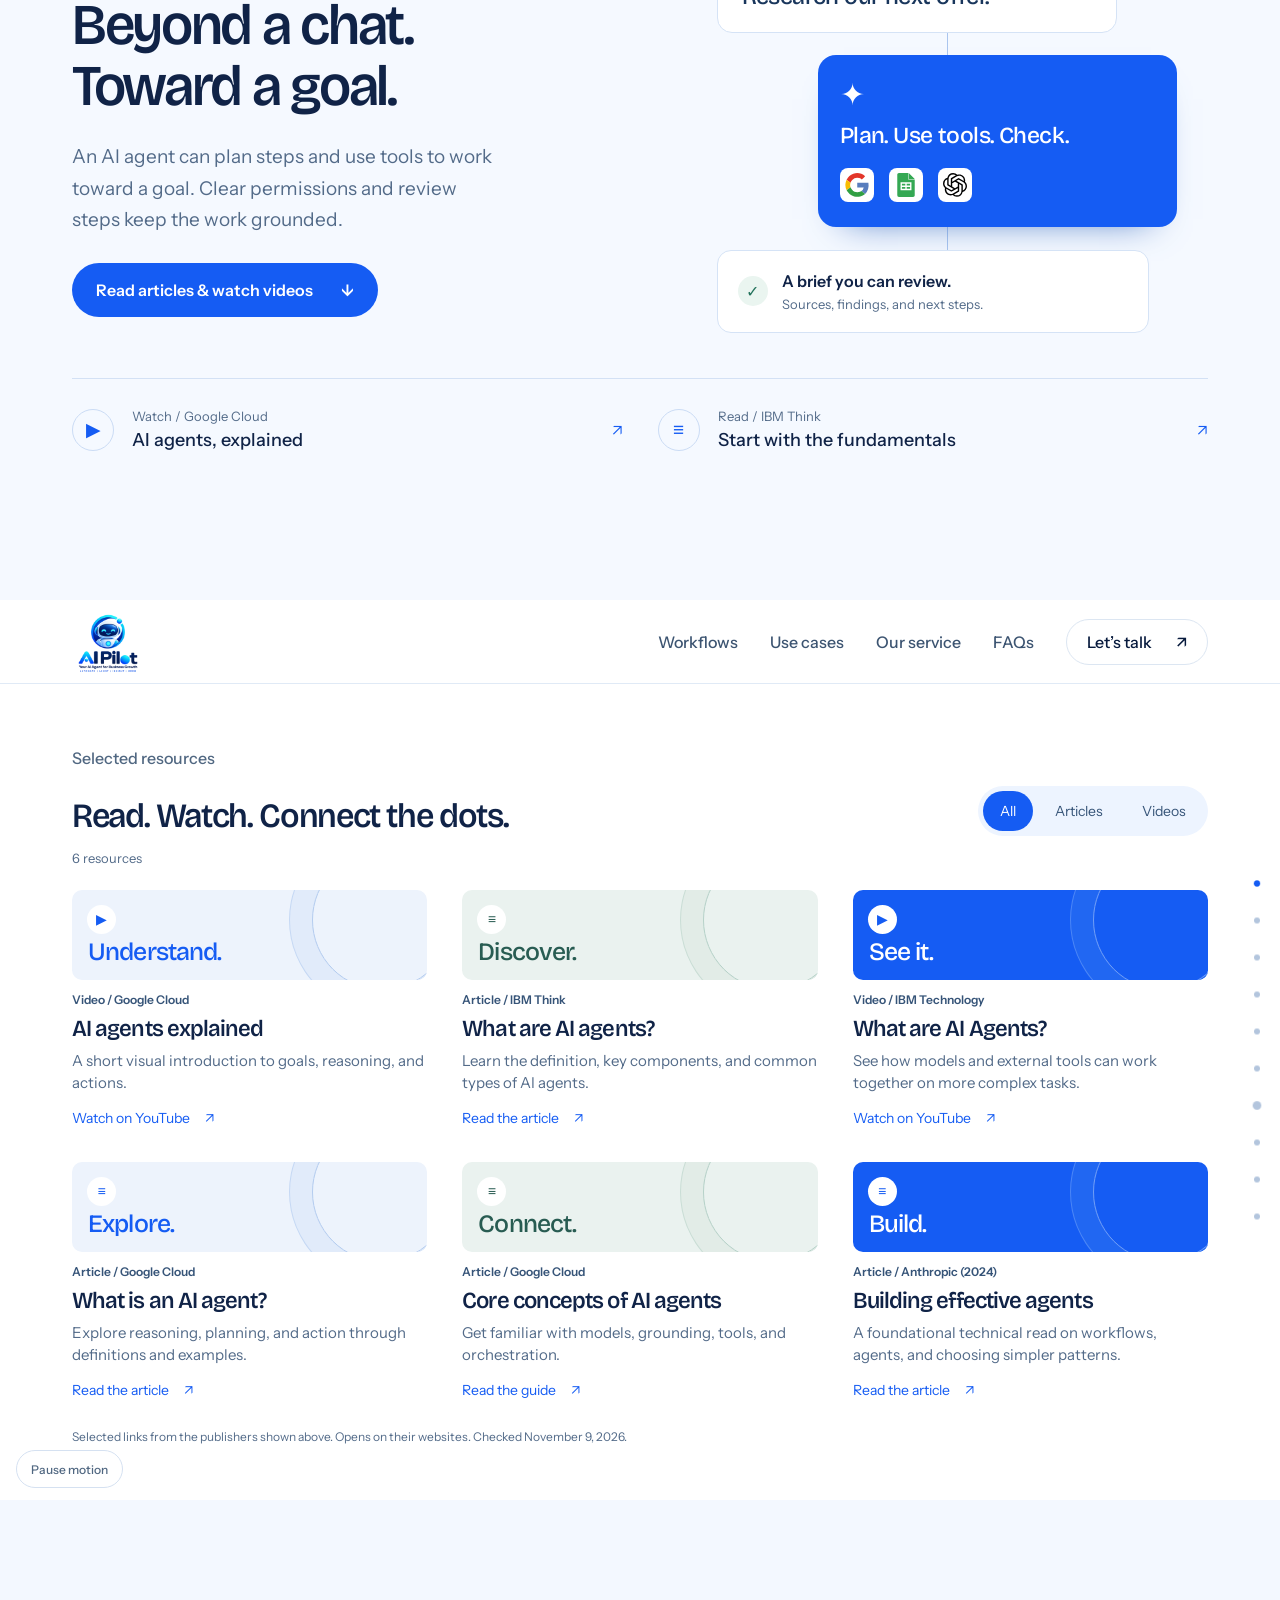
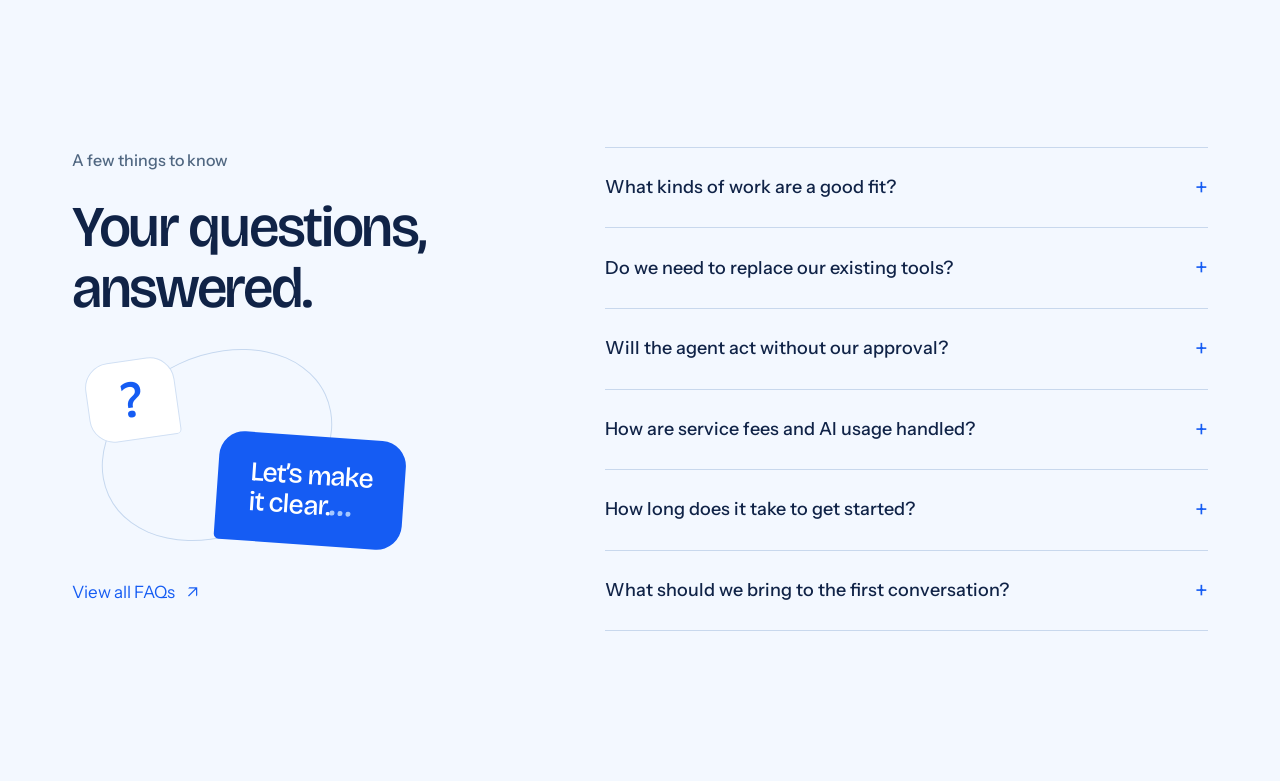
<file: education.html>
<!doctype html>
<html lang="en"><head><meta charset="UTF-8"><meta name="viewport" content="width=device-width, initial-scale=1.0"><meta name="robots" content="noindex"><meta http-equiv="refresh" content="0;url=index.html#resources"><link rel="canonical" href="https://aipilot.nyc/"><title>Articles and videos | AI Pilot</title></head><body><p><a href="index.html#resources">Read articles and watch videos on the AI Pilot homepage.</a></p></body></html>
</file>
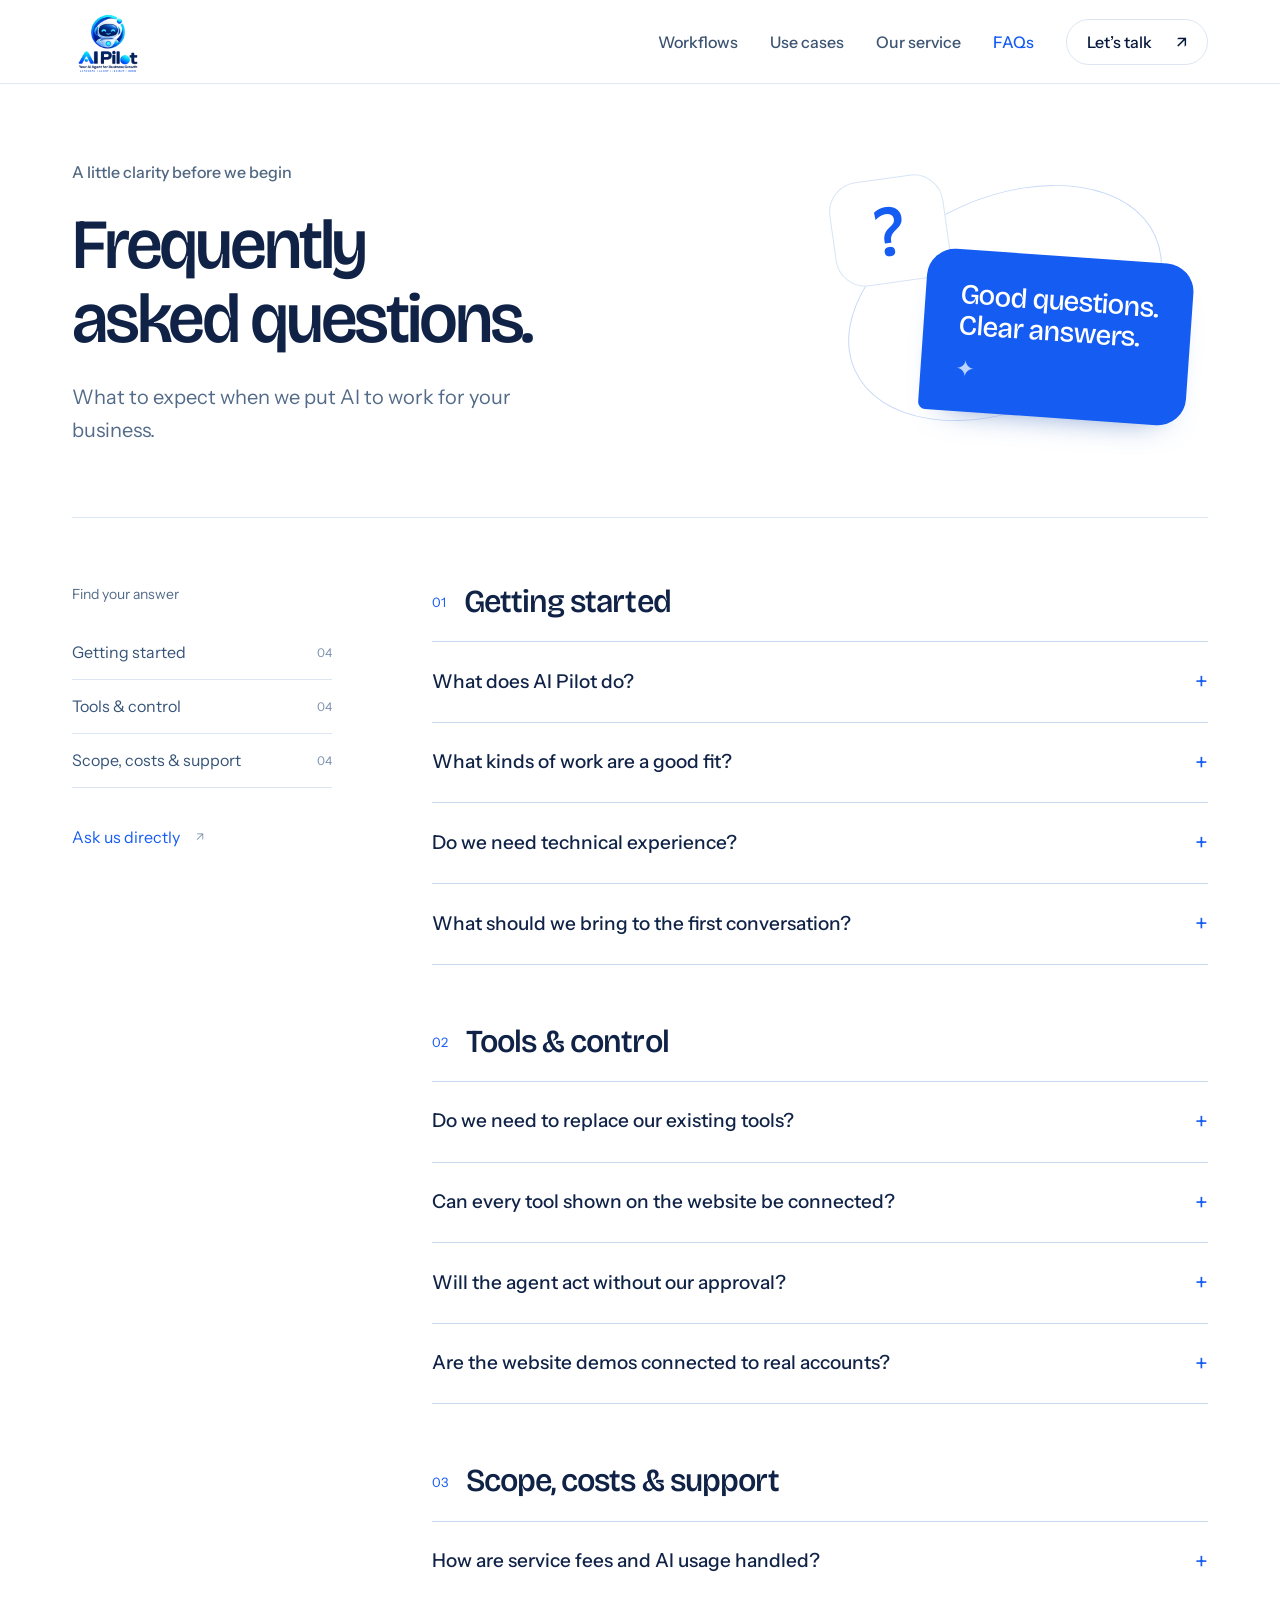
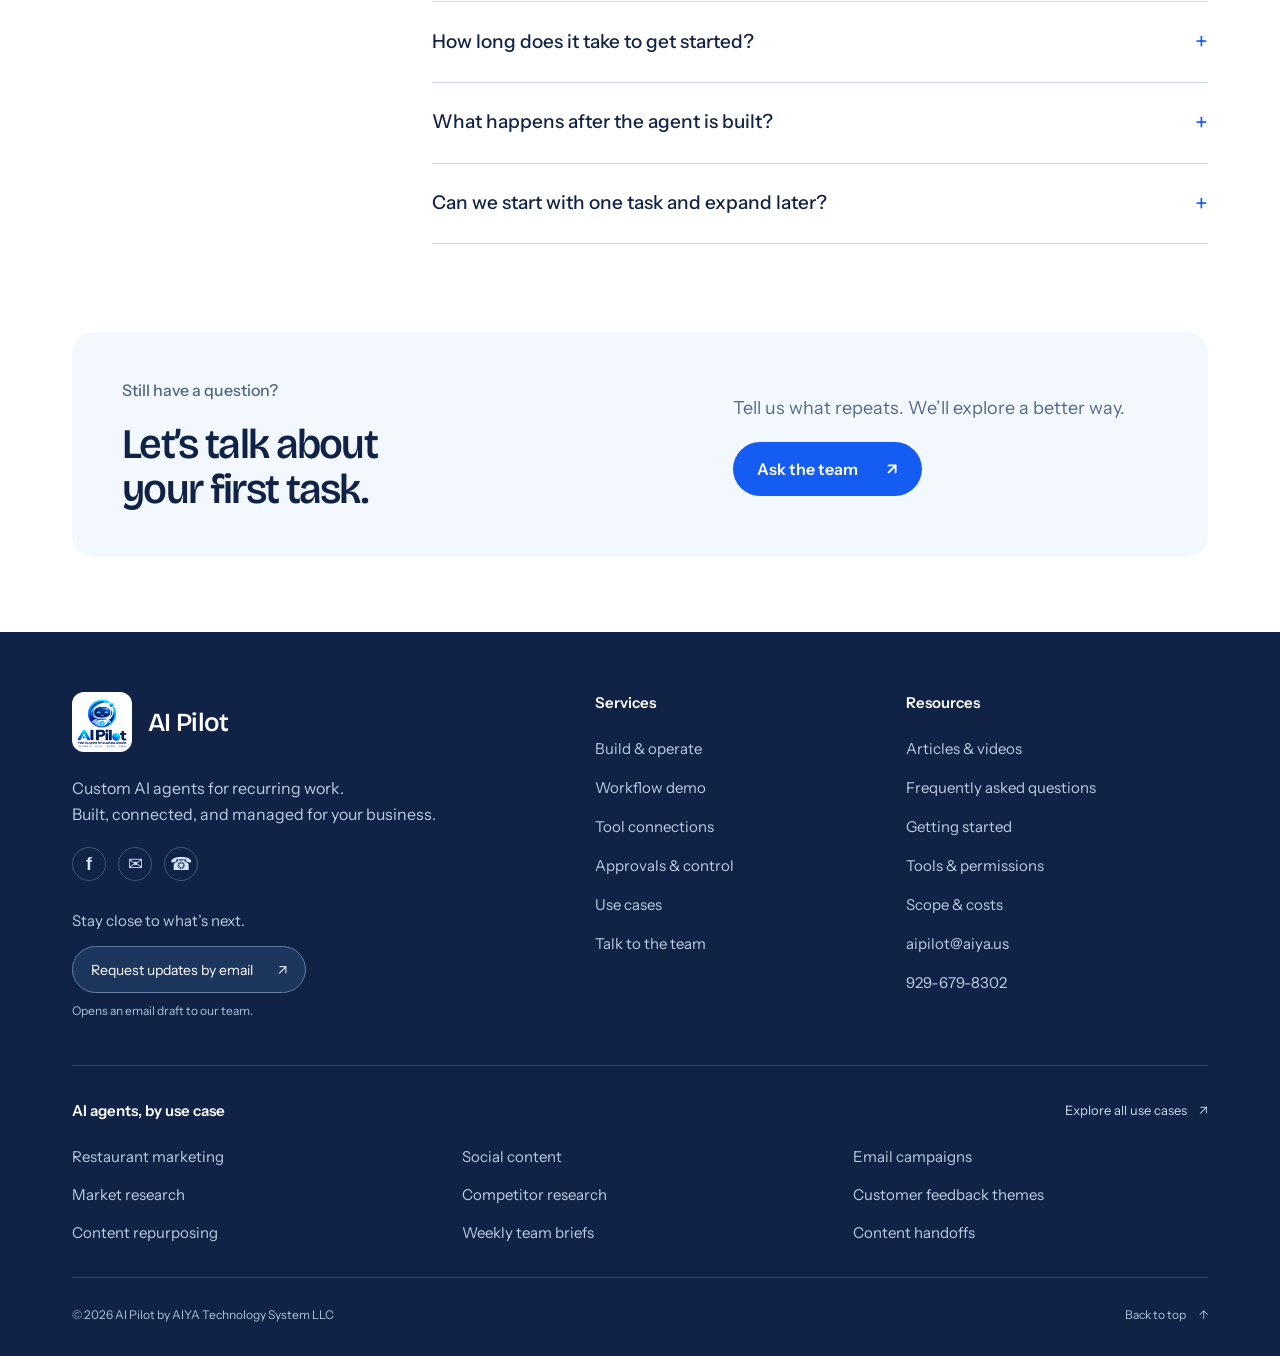
<file: faq.html>
<!doctype html>
<html lang="en">
<head>
  <meta charset="UTF-8">
  <meta name="viewport" content="width=device-width, initial-scale=1.0">
  <meta name="description" content="Answers to common questions about AI Pilot’s custom AI agents, existing tools, approvals, service costs, and getting started.">
  <meta name="theme-color" content="#ffffff">
  <title>Frequently asked questions | AI Pilot</title>
  <link rel="canonical" href="https://aipilot.nyc/faq.html">
  <link rel="icon" href="assets/ai-pilot-logo-v2.webp">
  <link rel="preload" href="assets/fonts/bricolage-latin.woff2" as="font" type="font/woff2" crossorigin>
  <link rel="preload" href="assets/fonts/instrument-latin.woff2" as="font" type="font/woff2" crossorigin>
  <link rel="stylesheet" href="styles.css?v=14">
  <link rel="stylesheet" href="typography.css?v=17">
  <link rel="stylesheet" href="sections.css?v=20">
  <link rel="stylesheet" href="faq-page.css?v=24">
  <noscript><style>.menu-button{display:none}.nav-links{display:flex;position:static;flex-wrap:wrap;flex-direction:row;padding:0;border:0;box-shadow:none}.nav{height:auto;flex-wrap:wrap;padding-block:10px}</style></noscript>
  <link rel="stylesheet" href="site-footer.css?v=25">
</head>
<body class="faq-page">
  <a class="skip-link" href="#top">Skip to main content</a>
  <header class="nav section-shell" data-nav>
    <a class="brand" href="index.html" aria-label="AI Pilot home"><img src="assets/ai-pilot-logo-v2.webp" width="440" height="440" alt="AI Pilot"></a>
    <button class="menu-button" aria-label="Open navigation" aria-expanded="false" aria-controls="main-navigation" type="button" data-menu><span></span><span></span></button>
    <nav id="main-navigation" class="nav-links" data-nav-links aria-label="Main navigation">
      <a href="index.html#demo">Workflows</a><a href="use-cases.html">Use cases</a><a href="index.html#delivery">Our service</a><a href="faq.html" aria-current="page">FAQs</a>
      <a href="index.html#contact" class="nav-cta">Let’s talk <span aria-hidden="true">↗</span></a>
    </nav>
  </header>

  <main id="top" tabindex="-1">
    <section class="faq-intro section-shell" aria-labelledby="faq-title">
      <div><p class="section-label">A little clarity before we begin</p><h1 id="faq-title">Frequently<br>asked questions.</h1><p class="faq-intro-copy">What to expect when we put AI to work for your business.</p></div>
      <div class="faq-intro-art" aria-hidden="true"><span class="faq-art-orbit"></span><span class="faq-art-question">?</span><span class="faq-art-answer">Good questions.<br>Clear answers.<i>✦</i></span></div>
    </section>
    <div class="faq-content section-shell">
      <nav class="faq-categories" aria-label="Question categories"><p>Find your answer</p><a href="#getting-started">Getting started<span>04</span></a><a href="#tools-and-control">Tools &amp; control<span>04</span></a><a href="#scope-and-support">Scope, costs &amp; support<span>04</span></a><a class="faq-ask" href="mailto:aipilot@aiya.us">Ask us directly <span aria-hidden="true">↗</span></a></nav>
      <div class="faq-groups"><section class="faq-category" id="getting-started" aria-labelledby="heading-getting-started"><div class="category-heading"><span>01</span><h2 id="heading-getting-started">Getting started</h2></div><div class="faq-list"><details><summary>What does AI Pilot do?</summary><p>We design, connect, and operate custom AI agents for recurring business work. We start with a task, build around your tools, and review the workflow with your team.</p></details><details><summary>What kinds of work are a good fit?</summary><p>Recurring tasks with clear inputs and outputs your team can review are a good starting point. Marketing, research, and content are examples; we assess the fit for your business together.</p></details><details><summary>Do we need technical experience?</summary><p>You can start with a business problem rather than a technical specification. Bring an example of the work, the tools you use, and what a useful result would look like.</p></details><details><summary>What should we bring to the first conversation?</summary><p>One repeated task and an example of the result you want. It also helps to know who does the work today, where the information lives, and who should review the output.</p></details></div></section><section class="faq-category" id="tools-and-control" aria-labelledby="heading-tools-and-control"><div class="category-heading"><span>02</span><h2 id="heading-tools-and-control">Tools &amp; control</h2></div><div class="faq-list"><details><summary>Do we need to replace our existing tools?</summary><p>We usually start with the tools you already use. Connections depend on APIs, account permissions, and platform rules, so we confirm feasibility before agreeing the scope.</p></details><details><summary>Can every tool shown on the website be connected?</summary><p>The tool selection on this website is an example stack. A logo is not a promise of an available integration. We assess each connection against your accounts, access, and intended workflow.</p></details><details><summary>Will the agent act without our approval?</summary><p>We agree which actions need a reviewer and which can run automatically. Actions such as publishing or updating records follow the permissions and approval steps agreed for your workflow.</p></details><details><summary>Are the website demos connected to real accounts?</summary><p>No. They are interactive examples of a workflow. Selecting tools or exploring a demo does not connect an account, authorize access, or publish content.</p></details></div></section><section class="faq-category" id="scope-and-support" aria-labelledby="heading-scope-and-support"><div class="category-heading"><span>03</span><h2 id="heading-scope-and-support">Scope, costs &amp; support</h2></div><div class="faq-list"><details><summary>How are service fees and AI usage handled?</summary><p>AI Pilot’s service is scoped separately from the AI credits and platform costs your business covers. We discuss both before work begins; the website does not quote a fixed price for every workflow.</p></details><details><summary>How long does it take to get started?</summary><p>Timing depends on the task, integrations, and approvals involved. After understanding the first workflow, we propose a scope and timeline for you to review.</p></details><details><summary>What happens after the agent is built?</summary><p>Our service includes operating, reviewing, and improving the agreed workflow with your team. We discuss the ongoing scope and how changes will be handled before work begins.</p></details><details><summary>Can we start with one task and expand later?</summary><p>Yes. Starting with one clearly defined task gives us a focused outcome to assess together. Additional workflows and connections can be scoped as your needs become clearer.</p></details></div></section></div>
    </div>
    <section class="faq-next section-shell" aria-labelledby="faq-next-title"><div><p class="section-label">Still have a question?</p><h2 id="faq-next-title">Let’s talk about<br>your first task.</h2></div><div><p>Tell us what repeats. We’ll explore a better way.</p><a class="button button-primary" href="mailto:aipilot@aiya.us?subject=Question%20about%20AI%20Pilot">Ask the team <span aria-hidden="true">↗</span></a></div></section>
  </main>
<footer class="site-footer" role="contentinfo"><div class="section-shell">
  <div class="site-footer-top">
    <div class="site-footer-intro"><a class="site-footer-brand" href="index.html" aria-label="AI Pilot home"><img src="assets/ai-pilot-logo-v2.webp" alt="" width="64" height="64"><span>AI Pilot</span></a><p>Custom AI agents for recurring work.<br>Built, connected, and managed for your business.</p>
      <div class="footer-socials"><a href="https://www.facebook.com/share/1Kr8Xjx6mK/?mibextid=wwXIfr" target="_blank" rel="noopener noreferrer" aria-label="AI Pilot on Facebook">f</a><a href="mailto:aipilot@aiya.us" aria-label="Email AI Pilot">✉</a><a href="tel:+19296798302" aria-label="Call AI Pilot">☎</a></div>
      <div class="footer-updates"><p>Stay close to what’s next.</p><a class="updates-link" data-updates-link href="mailto:aipilot@aiya.us?subject=AI%20Pilot%20updates%20request&amp;body=Hello%20AI%20Pilot%2C%0A%0AI%27d%20like%20to%20receive%20occasional%20updates%20about%20your%20services%20and%20workflow%20ideas.%0A%0AThank%20you.">Request updates by email <span aria-hidden="true">↗</span></a><small>Opens an email draft to our team.</small></div>
    </div>
    <nav class="footer-link-group" aria-label="Services"><h2>Services</h2><a href="index.html#delivery">Build &amp; operate</a><a href="index.html#demo">Workflow demo</a><a href="index.html#workflow">Tool connections</a><a href="index.html#control">Approvals &amp; control</a><a href="use-cases.html">Use cases</a><a href="index.html#contact">Talk to the team</a></nav>
    <nav class="footer-link-group" aria-label="Resources"><h2>Resources</h2><a href="index.html#resources">Articles &amp; videos</a><a href="faq.html">Frequently asked questions</a><a href="faq.html#getting-started">Getting started</a><a href="faq.html#tools-and-control">Tools &amp; permissions</a><a href="faq.html#scope-and-support">Scope &amp; costs</a><a href="mailto:aipilot@aiya.us">aipilot@aiya.us</a><a href="tel:+19296798302">929-679-8302</a></nav>
  </div>
  <div class="footer-cases"><div class="footer-cases-heading"><h2>AI agents, by use case</h2><a href="use-cases.html">Explore all use cases <span aria-hidden="true">↗</span></a></div><nav class="footer-case-links" aria-label="Workflow ideas"><a href="use-cases.html#restaurant-marketing">Restaurant marketing</a><a href="use-cases.html#social-content">Social content</a><a href="use-cases.html#email-campaigns">Email campaigns</a><a href="use-cases.html#market-research">Market research</a><a href="use-cases.html#competitor-monitoring">Competitor research</a><a href="use-cases.html#customer-themes">Customer feedback themes</a><a href="use-cases.html#content-repurposing">Content repurposing</a><a href="use-cases.html#weekly-briefs">Weekly team briefs</a><a href="use-cases.html#content-handoffs">Content handoffs</a></nav></div>
  <div class="site-footer-bottom"><span>© 2026 AI Pilot by AIYA Technology System LLC</span><a href="#top">Back to top <span aria-hidden="true">↑</span></a></div>
</div></footer>
  <script src="navigation.js?v=24"></script>
</body>
</html>
</file>
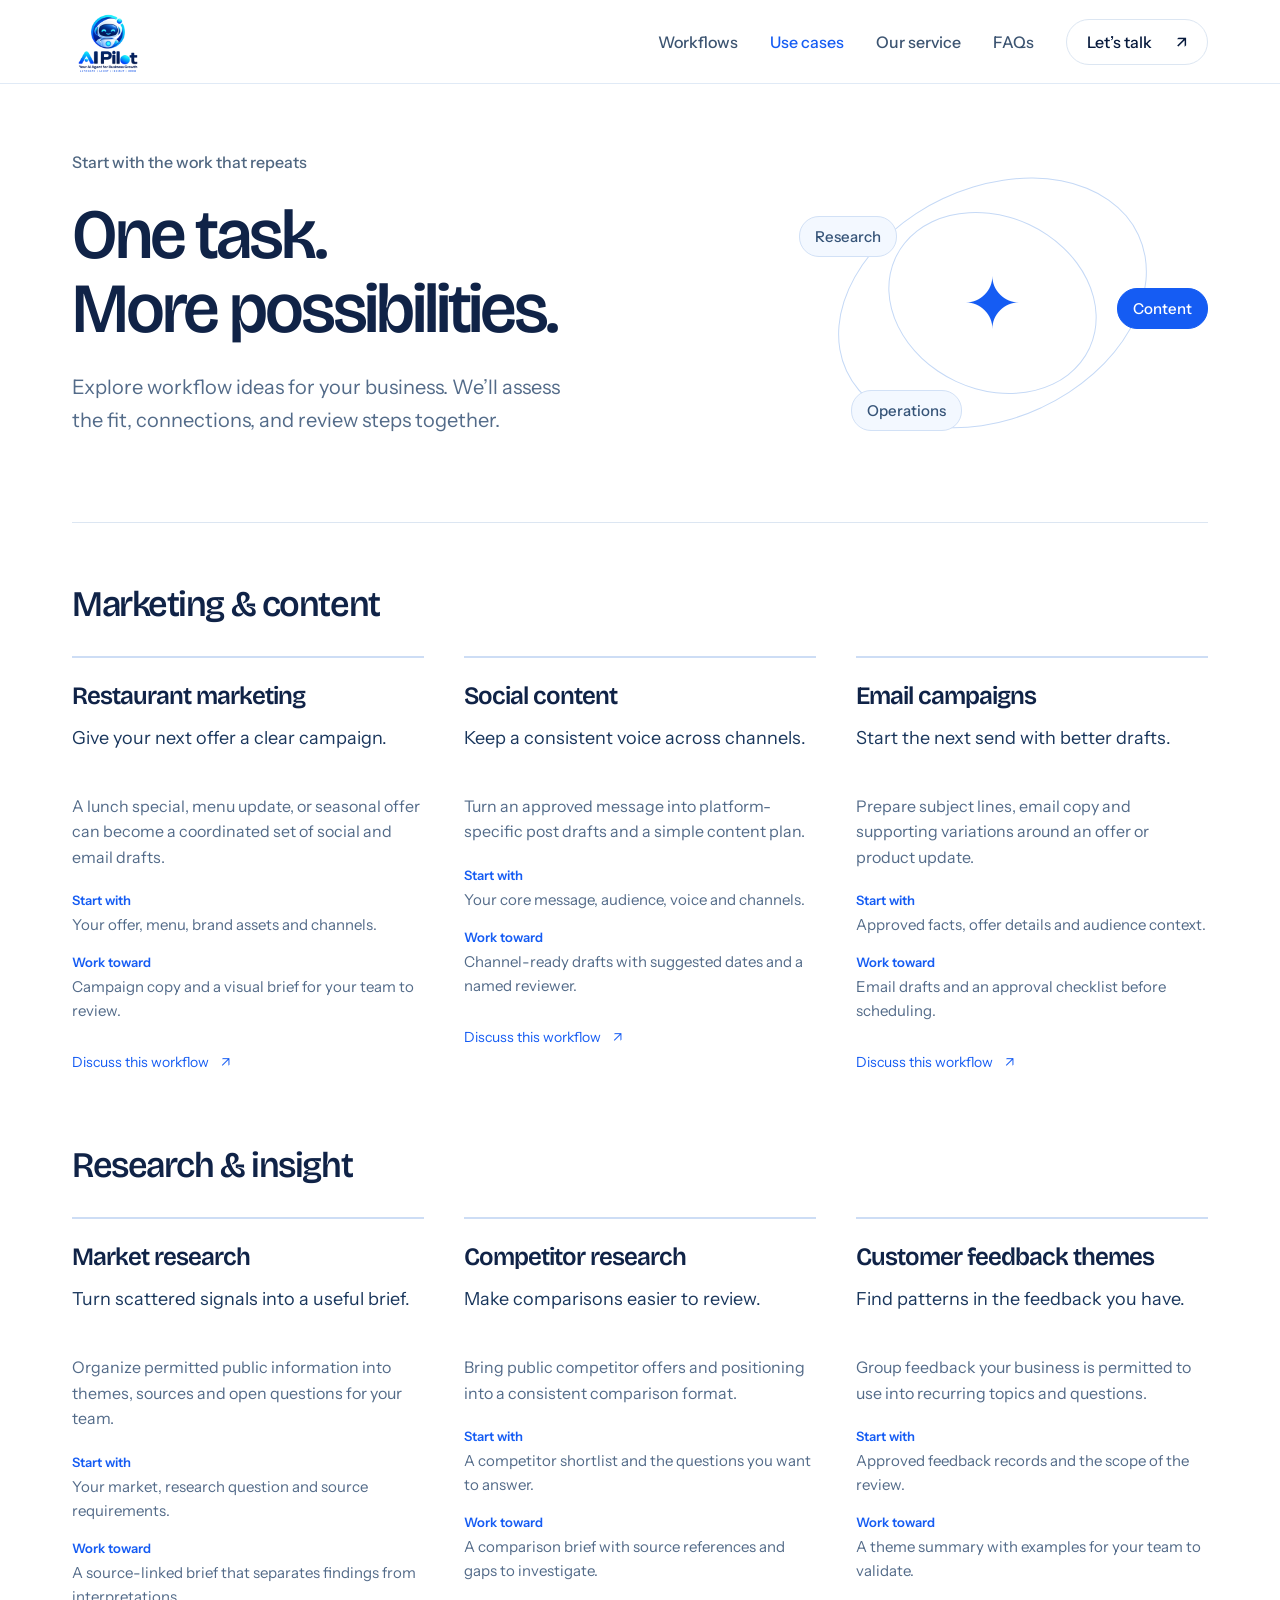
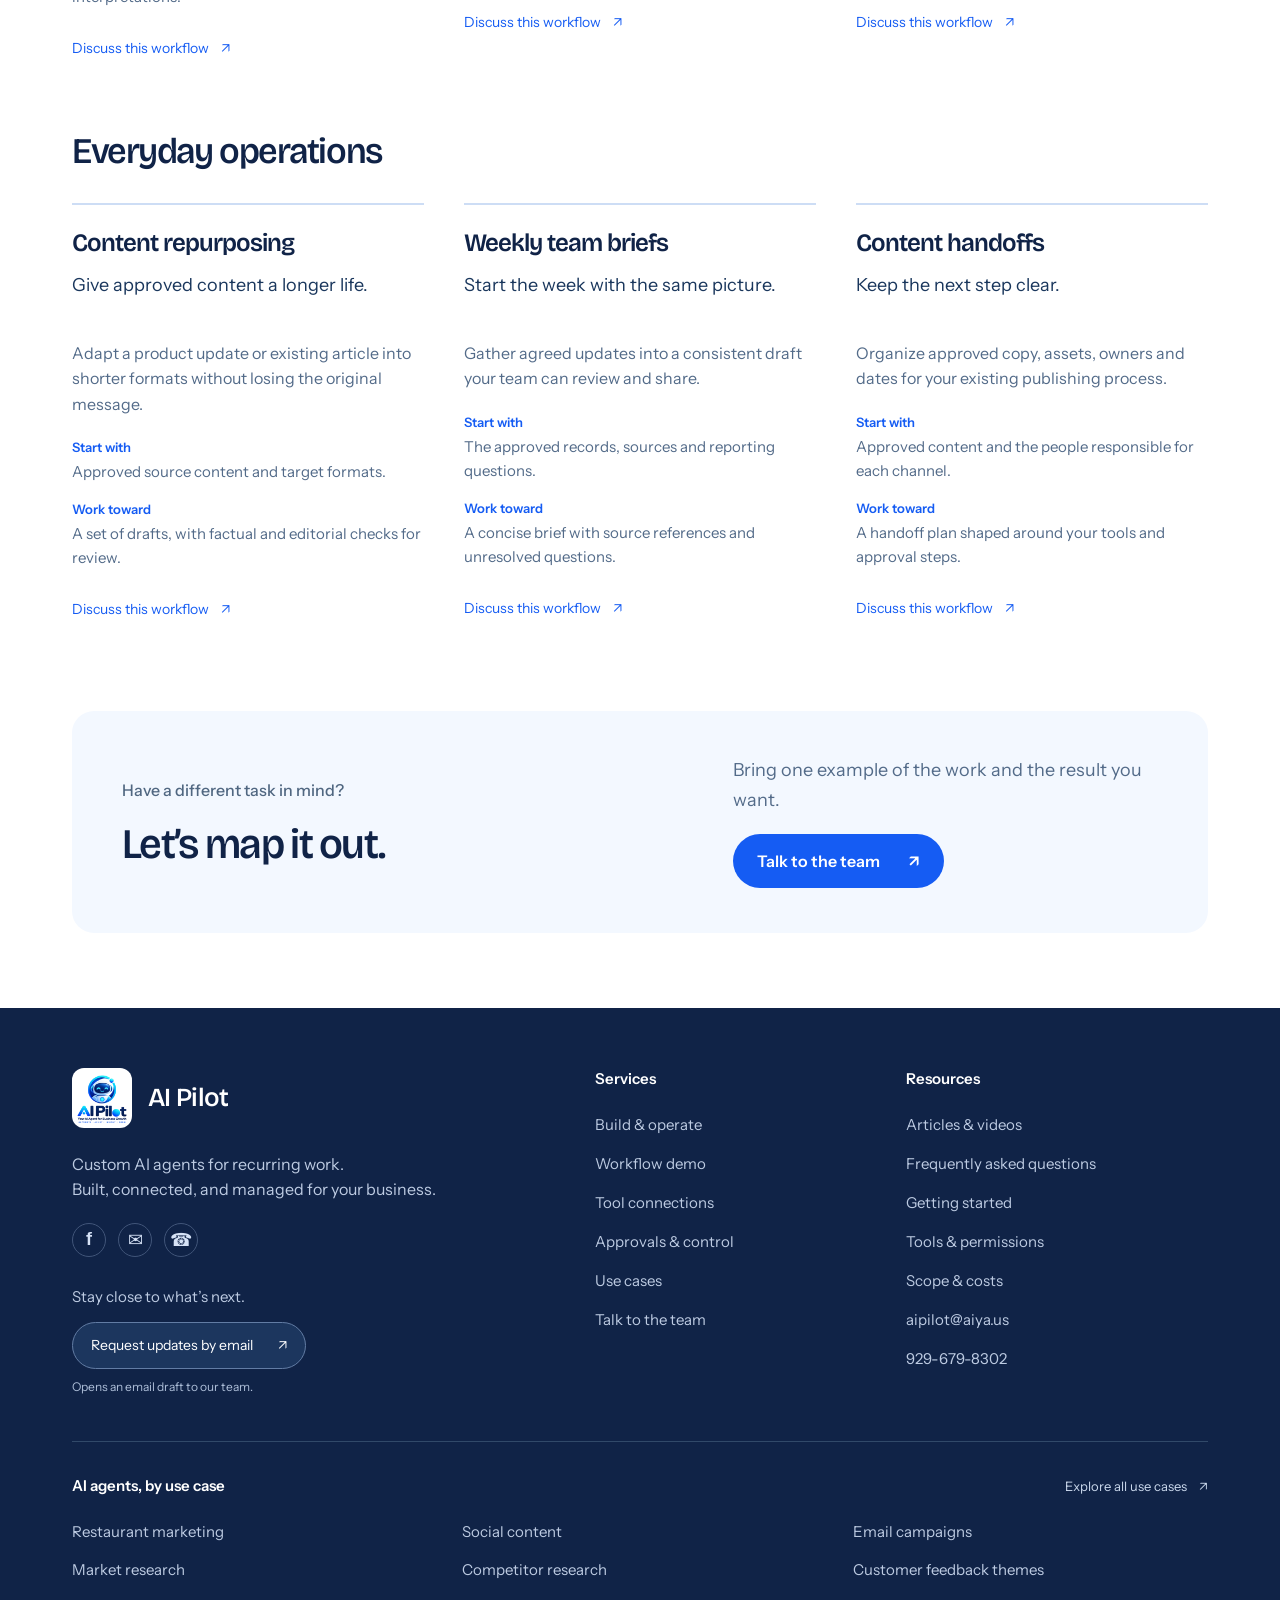
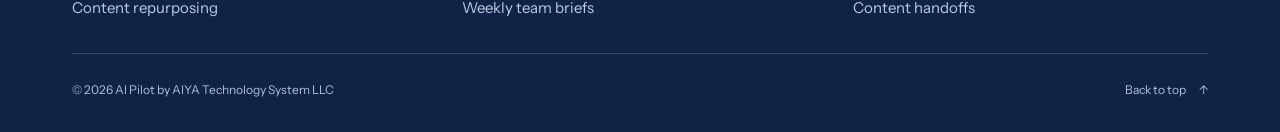
<file: use-cases.html>
<!doctype html>
<html lang="en">
<head>
  <meta charset="UTF-8">
  <meta name="viewport" content="width=device-width, initial-scale=1.0">
  <meta name="description" content="Explore AI agent workflow ideas for marketing, research, and everyday operations, with clear inputs and reviewable outputs.">
  <meta name="theme-color" content="#ffffff">
  <title>AI agent use cases | AI Pilot</title>
  <link rel="canonical" href="https://aipilot.nyc/use-cases.html">
  <link rel="icon" href="assets/ai-pilot-logo-v2.webp">
  <link rel="preload" href="assets/fonts/bricolage-latin.woff2" as="font" type="font/woff2" crossorigin>
  <link rel="preload" href="assets/fonts/instrument-latin.woff2" as="font" type="font/woff2" crossorigin>
  <link rel="stylesheet" href="styles.css?v=14">
  <link rel="stylesheet" href="typography.css?v=17">
  <link rel="stylesheet" href="sections.css?v=20">
  <link rel="stylesheet" href="faq-page.css?v=24">
  <noscript><style>.menu-button{display:none}.nav-links{display:flex;position:static;flex-wrap:wrap;flex-direction:row;padding:0;border:0;box-shadow:none}.nav{height:auto;flex-wrap:wrap;padding-block:10px}</style></noscript>
  <link rel="stylesheet" href="site-footer.css?v=25">
  <link rel="stylesheet" href="use-cases.css?v=25">
</head>
<body class="faq-page use-cases-page"><a class="skip-link" href="#top">Skip to main content</a>  <header class="nav section-shell" data-nav>
    <a class="brand" href="index.html" aria-label="AI Pilot home"><img src="assets/ai-pilot-logo-v2.webp" width="440" height="440" alt="AI Pilot"></a>
    <button class="menu-button" aria-label="Open navigation" aria-expanded="false" aria-controls="main-navigation" type="button" data-menu><span></span><span></span></button>
    <nav id="main-navigation" class="nav-links" data-nav-links aria-label="Main navigation">
      <a href="index.html#demo">Workflows</a><a href="use-cases.html" aria-current="page">Use cases</a><a href="index.html#delivery">Our service</a><a href="faq.html">FAQs</a>
      <a href="index.html#contact" class="nav-cta">Let’s talk <span aria-hidden="true">↗</span></a>
    </nav>
  </header>

<main id="top" tabindex="-1"><section class="case-intro section-shell"><div><p class="section-label">Start with the work that repeats</p><h1>One task.<br>More possibilities.</h1><p>Explore workflow ideas for your business. We’ll assess the fit, connections, and review steps together.</p></div><div class="case-intro-art" aria-hidden="true"><span class="case-orbit"></span><span class="case-orbit"></span><b>✦</b><i>Research</i><i>Content</i><i>Operations</i></div></section><div class="case-content section-shell"><section class="case-category" aria-labelledby="category-0"><h2 id="category-0">Marketing &amp; content</h2><div class="case-grid"><article class="use-case" id="restaurant-marketing"><h3>Restaurant marketing</h3><p class="case-headline">Give your next offer a clear campaign.</p><p>A lunch special, menu update, or seasonal offer can become a coordinated set of social and email drafts.</p><dl><div><dt>Start with</dt><dd>Your offer, menu, brand assets and channels.</dd></div><div><dt>Work toward</dt><dd>Campaign copy and a visual brief for your team to review.</dd></div></dl><a class="text-link" href="mailto:aipilot@aiya.us?subject=Discuss%20Restaurant%20marketing">Discuss this workflow <span aria-hidden="true">↗</span></a></article><article class="use-case" id="social-content"><h3>Social content</h3><p class="case-headline">Keep a consistent voice across channels.</p><p>Turn an approved message into platform-specific post drafts and a simple content plan.</p><dl><div><dt>Start with</dt><dd>Your core message, audience, voice and channels.</dd></div><div><dt>Work toward</dt><dd>Channel-ready drafts with suggested dates and a named reviewer.</dd></div></dl><a class="text-link" href="mailto:aipilot@aiya.us?subject=Discuss%20Social%20content">Discuss this workflow <span aria-hidden="true">↗</span></a></article><article class="use-case" id="email-campaigns"><h3>Email campaigns</h3><p class="case-headline">Start the next send with better drafts.</p><p>Prepare subject lines, email copy and supporting variations around an offer or product update.</p><dl><div><dt>Start with</dt><dd>Approved facts, offer details and audience context.</dd></div><div><dt>Work toward</dt><dd>Email drafts and an approval checklist before scheduling.</dd></div></dl><a class="text-link" href="mailto:aipilot@aiya.us?subject=Discuss%20Email%20campaigns">Discuss this workflow <span aria-hidden="true">↗</span></a></article></div></section><section class="case-category" aria-labelledby="category-1"><h2 id="category-1">Research &amp; insight</h2><div class="case-grid"><article class="use-case" id="market-research"><h3>Market research</h3><p class="case-headline">Turn scattered signals into a useful brief.</p><p>Organize permitted public information into themes, sources and open questions for your team.</p><dl><div><dt>Start with</dt><dd>Your market, research question and source requirements.</dd></div><div><dt>Work toward</dt><dd>A source-linked brief that separates findings from interpretations.</dd></div></dl><a class="text-link" href="mailto:aipilot@aiya.us?subject=Discuss%20Market%20research">Discuss this workflow <span aria-hidden="true">↗</span></a></article><article class="use-case" id="competitor-monitoring"><h3>Competitor research</h3><p class="case-headline">Make comparisons easier to review.</p><p>Bring public competitor offers and positioning into a consistent comparison format.</p><dl><div><dt>Start with</dt><dd>A competitor shortlist and the questions you want to answer.</dd></div><div><dt>Work toward</dt><dd>A comparison brief with source references and gaps to investigate.</dd></div></dl><a class="text-link" href="mailto:aipilot@aiya.us?subject=Discuss%20Competitor%20research">Discuss this workflow <span aria-hidden="true">↗</span></a></article><article class="use-case" id="customer-themes"><h3>Customer feedback themes</h3><p class="case-headline">Find patterns in the feedback you have.</p><p>Group feedback your business is permitted to use into recurring topics and questions.</p><dl><div><dt>Start with</dt><dd>Approved feedback records and the scope of the review.</dd></div><div><dt>Work toward</dt><dd>A theme summary with examples for your team to validate.</dd></div></dl><a class="text-link" href="mailto:aipilot@aiya.us?subject=Discuss%20Customer%20feedback%20themes">Discuss this workflow <span aria-hidden="true">↗</span></a></article></div></section><section class="case-category" aria-labelledby="category-2"><h2 id="category-2">Everyday operations</h2><div class="case-grid"><article class="use-case" id="content-repurposing"><h3>Content repurposing</h3><p class="case-headline">Give approved content a longer life.</p><p>Adapt a product update or existing article into shorter formats without losing the original message.</p><dl><div><dt>Start with</dt><dd>Approved source content and target formats.</dd></div><div><dt>Work toward</dt><dd>A set of drafts, with factual and editorial checks for review.</dd></div></dl><a class="text-link" href="mailto:aipilot@aiya.us?subject=Discuss%20Content%20repurposing">Discuss this workflow <span aria-hidden="true">↗</span></a></article><article class="use-case" id="weekly-briefs"><h3>Weekly team briefs</h3><p class="case-headline">Start the week with the same picture.</p><p>Gather agreed updates into a consistent draft your team can review and share.</p><dl><div><dt>Start with</dt><dd>The approved records, sources and reporting questions.</dd></div><div><dt>Work toward</dt><dd>A concise brief with source references and unresolved questions.</dd></div></dl><a class="text-link" href="mailto:aipilot@aiya.us?subject=Discuss%20Weekly%20team%20briefs">Discuss this workflow <span aria-hidden="true">↗</span></a></article><article class="use-case" id="content-handoffs"><h3>Content handoffs</h3><p class="case-headline">Keep the next step clear.</p><p>Organize approved copy, assets, owners and dates for your existing publishing process.</p><dl><div><dt>Start with</dt><dd>Approved content and the people responsible for each channel.</dd></div><div><dt>Work toward</dt><dd>A handoff plan shaped around your tools and approval steps.</dd></div></dl><a class="text-link" href="mailto:aipilot@aiya.us?subject=Discuss%20Content%20handoffs">Discuss this workflow <span aria-hidden="true">↗</span></a></article></div></section></div><section class="faq-next section-shell"><div><p class="section-label">Have a different task in mind?</p><h2>Let’s map it out.</h2></div><div><p>Bring one example of the work and the result you want.</p><a class="button button-primary" href="index.html#contact">Talk to the team <span aria-hidden="true">↗</span></a></div></section></main><footer class="site-footer" role="contentinfo"><div class="section-shell">
  <div class="site-footer-top">
    <div class="site-footer-intro"><a class="site-footer-brand" href="index.html" aria-label="AI Pilot home"><img src="assets/ai-pilot-logo-v2.webp" alt="" width="64" height="64"><span>AI Pilot</span></a><p>Custom AI agents for recurring work.<br>Built, connected, and managed for your business.</p>
      <div class="footer-socials"><a href="https://www.facebook.com/share/1Kr8Xjx6mK/?mibextid=wwXIfr" target="_blank" rel="noopener noreferrer" aria-label="AI Pilot on Facebook">f</a><a href="mailto:aipilot@aiya.us" aria-label="Email AI Pilot">✉</a><a href="tel:+19296798302" aria-label="Call AI Pilot">☎</a></div>
      <div class="footer-updates"><p>Stay close to what’s next.</p><a class="updates-link" data-updates-link href="mailto:aipilot@aiya.us?subject=AI%20Pilot%20updates%20request&amp;body=Hello%20AI%20Pilot%2C%0A%0AI%27d%20like%20to%20receive%20occasional%20updates%20about%20your%20services%20and%20workflow%20ideas.%0A%0AThank%20you.">Request updates by email <span aria-hidden="true">↗</span></a><small>Opens an email draft to our team.</small></div>
    </div>
    <nav class="footer-link-group" aria-label="Services"><h2>Services</h2><a href="index.html#delivery">Build &amp; operate</a><a href="index.html#demo">Workflow demo</a><a href="index.html#workflow">Tool connections</a><a href="index.html#control">Approvals &amp; control</a><a href="use-cases.html">Use cases</a><a href="index.html#contact">Talk to the team</a></nav>
    <nav class="footer-link-group" aria-label="Resources"><h2>Resources</h2><a href="index.html#resources">Articles &amp; videos</a><a href="faq.html">Frequently asked questions</a><a href="faq.html#getting-started">Getting started</a><a href="faq.html#tools-and-control">Tools &amp; permissions</a><a href="faq.html#scope-and-support">Scope &amp; costs</a><a href="mailto:aipilot@aiya.us">aipilot@aiya.us</a><a href="tel:+19296798302">929-679-8302</a></nav>
  </div>
  <div class="footer-cases"><div class="footer-cases-heading"><h2>AI agents, by use case</h2><a href="use-cases.html">Explore all use cases <span aria-hidden="true">↗</span></a></div><nav class="footer-case-links" aria-label="Workflow ideas"><a href="use-cases.html#restaurant-marketing">Restaurant marketing</a><a href="use-cases.html#social-content">Social content</a><a href="use-cases.html#email-campaigns">Email campaigns</a><a href="use-cases.html#market-research">Market research</a><a href="use-cases.html#competitor-monitoring">Competitor research</a><a href="use-cases.html#customer-themes">Customer feedback themes</a><a href="use-cases.html#content-repurposing">Content repurposing</a><a href="use-cases.html#weekly-briefs">Weekly team briefs</a><a href="use-cases.html#content-handoffs">Content handoffs</a></nav></div>
  <div class="site-footer-bottom"><span>© 2026 AI Pilot by AIYA Technology System LLC</span><a href="#top">Back to top <span aria-hidden="true">↑</span></a></div>
</div></footer><script src="navigation.js?v=24"></script></body></html>
</file>
<file: styles.css>
:root{--ink:#071a3d;--blue:#155cf3;--cyan:#22d3ee;--slate:#536b89;--pale:#f3f8ff;--line:#dce6f2;--radius:18px;--shell:1280px}
*{box-sizing:border-box}
html{scroll-behavior:smooth;scroll-padding-top:28px}
body{margin:0;background:#fff;color:var(--ink);font-family:"Helvetica Neue",Helvetica,Arial,sans-serif;-webkit-font-smoothing:antialiased}
a{color:inherit;text-decoration:none}button{font:inherit;cursor:pointer}a,button,summary{touch-action:manipulation;-webkit-tap-highlight-color:rgba(21,92,243,.12)}
button,a,summary{transition:background-color .2s,color .2s,border-color .2s,transform .2s}
a:focus-visible,button:focus-visible,summary:focus-visible,[role=tabpanel]:focus-visible{outline:3px solid var(--blue);outline-offset:5px}
h1,h2,h3,p{margin-top:0}h1,h2,h3{font-weight:500;text-wrap:balance}p{line-height:1.65}img{max-width:100%;display:block}
.section-shell{width:min(var(--shell),calc(100% - 96px));margin-inline:auto}
.skip-link{position:absolute;left:20px;top:12px;z-index:100;background:#fff;border:2px solid var(--blue);padding:12px 20px;transform:translateY(-160%)}.skip-link:focus{transform:none}
.nav{height:104px;display:flex;align-items:center;justify-content:space-between;gap:24px;position:relative;z-index:20}
.brand{display:block}.brand img{width:90px;height:90px;object-fit:contain}
.nav-links{display:flex;gap:32px;align-items:center;font-size:14px}.nav-links>a{color:#3c5471;min-height:44px;display:flex;align-items:center}.nav-links>a:hover{color:var(--blue)}
.nav-links>.nav-cta{color:var(--ink);border:1px solid var(--line);border-radius:999px;padding:0 20px;gap:24px}.nav-links>.nav-cta:hover{border-color:var(--blue);background:var(--pale)}
.menu-button{display:none;width:46px;height:46px;background:transparent;border:1px solid var(--line);border-radius:50%;color:var(--ink);padding:11px}.menu-button span{display:block;height:2px;background:currentColor;margin:5px 0}
.hero{display:grid;grid-template-columns:1.05fr 1fr;gap:40px;align-items:center;min-height:650px;padding-block:38px 64px}
.eyebrow{font-size:13px;color:var(--slate);display:flex;align-items:center;gap:10px;margin-bottom:28px}.live-dot{width:7px;height:7px;border-radius:50%;background:var(--blue);flex-shrink:0}
h1{font-size:clamp(64px,6.2vw,90px);line-height:.99;letter-spacing:-.065em;margin-bottom:28px}.hero-text{max-width:470px;color:var(--slate);font-size:18px;line-height:1.65}
.hero-actions{display:flex;align-items:center;flex-wrap:wrap;gap:26px;margin-top:32px}.button{display:inline-flex;align-items:center;justify-content:space-between;gap:28px;padding:16px 22px;min-height:52px;border-radius:999px;font-size:14px;font-weight:600}.button-primary{background:var(--blue);color:#fff}.button-primary:hover{background:#1049c3;transform:translateY(-2px)}.text-link{display:inline-flex;align-items:center;gap:12px;font-size:14px;color:var(--blue);min-height:44px}.text-link:hover{text-decoration:underline;text-underline-offset:5px}.hero-note{max-width:360px;font-size:12px;color:#64758d;line-height:1.6;margin:28px 0 0}
.hero-art{position:relative;height:560px;border-radius:160px 20px 20px 20px;overflow:hidden;background:#06285f;isolation:isolate}.hero-art>img{width:100%;height:100%;object-fit:cover;object-position:62% center}.hero-art:after{content:"";position:absolute;inset:50% 0 0;background:linear-gradient(transparent,rgba(3,21,55,.8));z-index:0;pointer-events:none}.hero-caption{position:absolute;bottom:30px;left:30px;z-index:1;display:flex;gap:14px;align-items:center;color:#fff;font-size:13px;line-height:1.7}.hero-caption strong{font-size:18px;font-weight:500}.caption-dot{border:1px solid #82eaff;border-radius:50%;width:32px;height:32px;position:relative}.caption-dot:after{content:"";position:absolute;inset:10px;background:var(--cyan);border-radius:50%}
.service-strip{display:flex;justify-content:space-between;align-items:center;gap:28px;padding:24px 0;border-top:1px solid var(--line);border-bottom:1px solid var(--line);font-size:13px;color:var(--slate)}.service-strip p{margin:0;font-size:14px;line-height:1.5}.service-strip strong{color:var(--ink);font-weight:500}.service-strip>span{display:flex;align-items:center;gap:12px}.service-strip>span:before{content:"";width:5px;height:5px;background:var(--blue);border-radius:50%;flex-shrink:0}
.section-label{font-size:13px;color:var(--blue);margin-bottom:22px;font-weight:500}.section-heading{display:flex;justify-content:space-between;align-items:flex-end;gap:40px;margin-bottom:44px}.section-heading h2{font-size:clamp(38px,4.2vw,60px);line-height:1.06;letter-spacing:-.05em;margin-bottom:0}.section-heading>p{max-width:350px;color:var(--slate);font-size:15px;margin-bottom:3px}
.demo-section{padding-block:110px}.scenario-tabs{display:flex;gap:8px;flex-wrap:wrap;margin-bottom:22px}.scenario-tabs button{border:1px solid var(--line);background:#fff;color:var(--slate);border-radius:999px;padding:13px 20px;min-height:46px;font-size:14px}.scenario-tabs button:hover{border-color:var(--blue);color:var(--blue)}.scenario-tabs button[aria-selected=true]{background:var(--ink);border-color:var(--ink);color:#fff}
.workflow-board{background:#08244d;border:1px solid #193964;border-radius:22px;overflow:hidden;color:#e5edfa;box-shadow:0 30px 70px -42px rgba(7,26,61,.5);color-scheme:dark}
.board-top,.board-bottom{display:flex;align-items:center;justify-content:space-between;gap:20px;padding:22px 28px;font-size:12px}.board-top{border-bottom:1px solid #254064}.board-top>span:first-child{font-weight:600}.example-tag{color:#afc0da;font-size:11px}.board-body{display:grid;grid-template-columns:.7fr 1.3fr}.brief-column{padding:32px;border-right:1px solid #254064;min-width:0}.board-label{font-size:11px;color:#9bb6d8;margin-bottom:18px}.brief-column h3{font-size:27px;line-height:1.2;letter-spacing:-.03em;margin-bottom:18px}.brief-column>[data-brief]{font-size:14px;color:#b8cbe4;min-height:92px}
.story-visual{margin:24px 0 0}.story-visual img{height:156px;width:100%;object-fit:cover;object-position:50% 40%;border-radius:10px}.story-visual figcaption{font-size:10px;color:#9bb6d8;line-height:1.5;margin-top:10px}
.execution-column{padding:32px;min-width:0}.execution-title{display:flex;justify-content:space-between;gap:14px;align-items:baseline}.execution-title>span{font-size:11px;color:#9bb6d8}.stage-buttons{display:grid;grid-template-columns:repeat(4,minmax(0,1fr));gap:8px;margin-bottom:24px}.stage-buttons button{background:#102f57;color:#a9c0de;border:1px solid #315074;border-radius:10px;text-align:left;padding:12px;min-height:104px;position:relative;overflow:hidden}.stage-buttons button>span{display:block;font-size:10px;margin-bottom:10px;color:#90abce}.stage-buttons b{display:block;font-size:13px;font-weight:500;margin-bottom:5px}.stage-buttons small{font-size:10px;line-height:1.4;display:block}.stage-buttons button:hover{border-color:#7ca0d6}.stage-buttons button[aria-pressed=true]{background:#184883;color:#fff;border-color:#52bcff}.stage-buttons button[aria-pressed=true]:after{content:"";position:absolute;left:0;bottom:0;height:2px;width:100%;background:#67ddf1;transform-origin:left;animation:step-in .35s ease-out both}
@keyframes step-in{from{transform:scaleX(0)}to{transform:scaleX(1)}}
.sample-output{background:#f5f9ff;color:var(--ink);border-radius:12px;padding:25px;min-height:318px}.output-meta{display:flex;justify-content:space-between;color:var(--slate);font-size:11px;align-items:center;margin-bottom:20px}.output-mark{color:var(--blue);font-size:23px}.sample-output h3{font-size:24px;line-height:1.2;letter-spacing:-.03em;margin-bottom:14px}.sample-output>p{font-size:13px;color:var(--slate);margin-bottom:14px}.sample-output ul{list-style:none;padding:0;margin:0 0 18px}.sample-output li{font-size:12px;line-height:1.55;padding:7px 0 7px 18px;position:relative;border-bottom:1px solid #e0e9f5}.sample-output li:before{content:"";position:absolute;left:0;top:14px;height:4px;width:4px;border-radius:50%;background:var(--blue)}.output-footer{display:flex;align-items:center;gap:8px;font-size:11px;color:#365d85}.approval-dot{height:6px;width:6px;background:#247794;border-radius:50%;flex-shrink:0}.board-bottom{border-top:1px solid #254064;color:#9bb6d8;font-size:11px}.board-bottom a{color:#dbedff;display:flex;gap:12px;align-items:center;min-height:32px}.board-bottom a:hover{color:var(--cyan)}.fallback-note{font-size:14px;color:var(--slate)}
.delivery-section{background:var(--pale);padding:100px 0}.deliverables{display:grid;grid-template-columns:repeat(4,minmax(0,1fr));gap:30px}.deliverables article{padding:26px 0;border-top:1px solid #bfcfe5;display:flex;flex-direction:column}.service-icon{font-size:28px;color:var(--blue);margin-bottom:28px;height:35px}.deliverables h3{font-size:22px;letter-spacing:-.025em;line-height:1.25;margin-bottom:16px}.deliverables p{font-size:14px;color:var(--slate);margin-bottom:22px}.deliverables article>span{font-size:11px;color:#365478;margin-top:auto;line-height:1.6}
.control-note{display:grid;grid-template-columns:1fr 1.3fr;gap:80px;border-top:1px solid #c7d8ed;margin-top:58px;padding-top:45px}.control-note h3{font-size:36px;line-height:1.1;letter-spacing:-.04em;margin:0}.control-points p{font-size:14px;color:var(--slate);margin-bottom:16px}.control-points p:last-child{margin-bottom:0}.control-points strong{color:var(--ink);font-weight:600}
.tools{display:grid;grid-template-columns:.75fr 1.25fr;gap:100px;padding-block:100px;align-items:center}.tools h2{font-size:48px;line-height:1.05;letter-spacing:-.05em;margin-bottom:24px}.tools-copy>p:not(.section-label){font-size:15px;color:var(--slate);max-width:380px}.selected-count{display:flex;align-items:center;gap:16px;margin-top:26px}.selected-count strong{font-size:46px;font-weight:500;letter-spacing:-.05em;color:var(--blue);font-variant-numeric:tabular-nums}.selected-count span{font-size:11px;color:var(--slate);line-height:1.6}.tool-cloud{display:grid;grid-template-columns:repeat(3,minmax(0,1fr));gap:10px}.tool{display:flex;align-items:center;gap:10px;padding:13px 12px;min-height:58px;border-radius:10px;border:1px solid var(--line);background:#fff;text-align:left;color:var(--slate);font-size:12px}.tool-logo{width:26px;height:26px;object-fit:contain;flex:0 0 26px}.tool:hover{background:var(--pale);border-color:#90b3ef}.tool[aria-pressed=true]{background:#eff6ff;border-color:#7ca9ef;color:var(--ink)}.tool-cloud>p{grid-column:1/-1;color:var(--slate);font-size:11px;line-height:1.65;margin:8px 0 0}
.process-section{padding-block:20px 100px}.steps{display:grid;grid-template-columns:repeat(3,minmax(0,1fr));gap:50px}.steps article{border-top:1px solid #adc5e8;padding-top:22px}.steps article>span{font-size:11px;color:var(--blue)}.steps h3{font-size:26px;line-height:1.1;letter-spacing:-.04em;margin:30px 0 16px}.steps p{color:var(--slate);font-size:14px;margin:0}
.faq-section{background:var(--pale);padding:90px 0}.faq-layout{display:grid;grid-template-columns:1fr 1.3fr;gap:80px}.faq-layout h2{font-size:48px;line-height:1.05;letter-spacing:-.05em;margin-bottom:26px}.faq-layout>div>p:not(.section-label){font-size:14px;color:var(--slate)}.faq-list details{border-top:1px solid #c8d8ed}.faq-list details:last-child{border-bottom:1px solid #c8d8ed}.faq-list summary{list-style:none;display:flex;justify-content:space-between;align-items:center;gap:24px;cursor:pointer;padding:22px 0;font-size:15px;font-weight:500}.faq-list summary::-webkit-details-marker{display:none}.faq-list summary:after{content:"+";font-size:24px;font-weight:300;color:var(--blue);flex-shrink:0}.faq-list details[open] summary:after{content:"−"}.faq-list summary:hover{color:var(--blue)}.faq-list details p{font-size:14px;color:var(--slate);margin:0 34px 24px 0}
.final-cta{display:grid;grid-template-columns:1.3fr 1fr;align-items:center;gap:50px;padding-block:100px}.final-cta h2{font-size:clamp(44px,5.2vw,74px);line-height:1.02;letter-spacing:-.055em;margin-bottom:24px}.contact-copy>p:not(.section-label){color:var(--slate);font-size:17px}.final-cta .button{margin-top:10px}.contact-copy>.contact-note{font-size:12px!important;margin:20px 0 0}.contact-note a{text-decoration:underline;text-underline-offset:3px}.contact-art{height:340px;position:relative;display:grid;place-items:center;isolation:isolate;overflow:hidden}.flight-path{position:absolute;width:88%;aspect-ratio:1;border:1px solid #bdd4f6;border-radius:50%;transform:rotate(-35deg) scaleY(.45)}.path-two{transform:rotate(25deg) scaleY(.55)}.path-three{transform:rotate(85deg) scaleY(.4)}.flight-path:after{content:"";position:absolute;top:0;left:50%;width:11px;height:11px;border-radius:50%;background:var(--blue);box-shadow:0 0 0 6px #e8f2ff}.path-two:after{background:var(--cyan)}.flight-center{background:var(--blue);color:#fff;width:100px;height:100px;border-radius:50%;display:grid;place-items:center;z-index:1;font-size:18px;box-shadow:0 0 0 15px #eef5ff,0 0 0 16px #dbe8fa}
.footer{border-top:1px solid var(--line);background:#fbfdff;padding:45px 0 24px}.footer-inner{display:grid;grid-template-columns:1fr 1.25fr;gap:40px}.footer-brand img{width:85px;height:85px;object-fit:contain}.footer-brand p{font-size:14px;color:var(--slate);margin:16px 0 0}.footer-contact{display:grid;grid-template-columns:1fr 1fr;gap:24px 40px;align-content:center}.footer-contact a{display:flex;flex-direction:column;gap:8px;min-height:44px}.footer-contact a:hover{color:var(--blue)}.footer-contact span{font-size:11px;color:var(--slate)}.footer-contact strong{font-size:14px;font-weight:500;overflow-wrap:anywhere}.footer-bottom{display:flex;grid-column:1/-1;justify-content:space-between;align-items:center;gap:24px;font-size:11px;color:var(--slate);border-top:1px solid var(--line);padding-top:24px}.footer-bottom a{min-height:36px;display:flex;align-items:center}
@media(max-width:1100px){.section-shell{width:calc(100% - 64px)}.hero{gap:30px}.hero-art{height:530px}.hero-actions{gap:20px}.tools{gap:50px}.brief-column,.execution-column{padding:24px}.stage-buttons button{padding:10px 8px}.deliverables{grid-template-columns:repeat(2,minmax(0,1fr));gap:10px 40px}.control-note,.faq-layout{gap:45px}}
@media(max-width:900px){.nav{height:96px}.brand img{width:80px;height:80px}.menu-button{display:block}.nav-links{display:none;position:absolute;top:88px;left:0;right:0;flex-direction:column;align-items:stretch;gap:8px;padding:18px;background:#fff;border:1px solid var(--line);border-radius:16px;box-shadow:0 18px 40px rgba(7,26,61,.1)}.nav-links.open{display:flex}.nav-links>a{padding:8px 12px;min-height:46px}.nav-links>.nav-cta{justify-content:space-between;margin-top:6px}.hero{min-height:auto;padding-block:30px 50px}.hero h1{font-size:64px}.hero-art{height:490px;border-top-left-radius:100px}.hero-text{font-size:16px}.hero-caption{left:20px;bottom:24px}.hero-caption strong{font-size:15px}.hero-note{font-size:11px}.hero-actions{align-items:flex-start;flex-direction:column;gap:8px}.eyebrow{font-size:11px;align-items:flex-start;line-height:1.6}.live-dot{margin-top:5px}.service-strip{flex-wrap:wrap;justify-content:flex-start;gap:20px 32px}.service-strip p{flex-basis:100%}.service-strip p br{display:none}.service-strip p strong{margin-left:4px}.section-heading{align-items:flex-start}.section-heading>p{max-width:280px;font-size:14px}.demo-section{padding-block:80px}.board-body{grid-template-columns:1fr}.brief-column{border-right:0;border-bottom:1px solid #254064;display:grid;grid-template-columns:1fr 1fr;gap:0 26px}.brief-column .board-label,.brief-column h3,.brief-column>[data-brief]{grid-column:1}.brief-column>[data-brief]{min-height:0;margin-bottom:0}.story-visual{grid-column:2;grid-row:1/4;margin:0;align-self:center}.story-visual img{height:170px}.execution-column{padding:26px}.stage-buttons button{padding:14px}.sample-output{min-height:290px}.delivery-section{padding:80px 0}.tools{grid-template-columns:1fr;gap:32px;padding-block:80px}.tools-copy{display:grid;grid-template-columns:1fr 1fr;gap:0 32px}.tools-copy .section-label,.tools-copy h2{grid-column:1}.tools-copy>p:not(.section-label){grid-column:2;grid-row:2}.selected-count{grid-column:1/-1;margin-top:0}.control-note{grid-template-columns:1fr 1.2fr;gap:32px}.faq-layout{grid-template-columns:1fr;gap:25px}.faq-layout>div:first-child{display:grid;grid-template-columns:1fr 1fr;gap:0 32px}.faq-layout .section-label,.faq-layout h2{grid-column:1}.faq-layout>div>p:not(.section-label){grid-column:2;grid-row:2}.final-cta{gap:20px}.contact-art{height:280px}.final-cta h2{font-size:50px}.steps{gap:26px}.steps h3{font-size:23px}}
@media(max-width:600px){.section-shell{width:calc(100% - 40px)}.nav{height:84px}.brand img{height:72px;width:72px}.nav-links{top:78px}.hero{grid-template-columns:1fr;gap:32px;padding-block:24px 32px}.eyebrow{font-size:11px;margin-bottom:22px}.hero h1{font-size:clamp(55px,15vw,78px);line-height:1;letter-spacing:-.06em;margin-bottom:22px}.hero-text{font-size:16px;max-width:430px}.hero-actions{flex-direction:row;align-items:center;gap:8px 20px;margin-top:24px}.hero-note{margin-top:18px;max-width:300px}.hero-art{height:320px;border-radius:90px 16px 16px 16px}.hero-caption{left:24px;bottom:22px}.hero-caption strong{font-size:17px}.hero-caption{font-size:12px}.service-strip{padding:20px 0;gap:12px;font-size:12px}.service-strip p{font-size:13px}.service-strip>span{flex-basis:100%;gap:10px}.section-heading{display:block;margin-bottom:30px}.section-label{font-size:12px;margin-bottom:16px}.section-heading h2{font-size:38px;letter-spacing:-.045em}.section-heading>p{max-width:440px;margin:22px 0 0;font-size:14px}.demo-section{padding-block:64px}.scenario-tabs{gap:6px;margin-bottom:16px}.scenario-tabs button{font-size:11px;padding:10px 12px;min-height:44px}.workflow-board{border-radius:16px}.board-top{padding:18px;flex-wrap:wrap;gap:8px}.example-tag{font-size:10px}.brief-column{display:block;padding:22px}.brief-column h3{font-size:27px}.brief-column>[data-brief]{font-size:14px}.story-visual{margin-top:20px}.story-visual img{height:150px}.execution-column{padding:22px 16px}.execution-title{padding-inline:4px}.stage-buttons{grid-template-columns:repeat(2,minmax(0,1fr));gap:8px;margin-bottom:18px}.stage-buttons button{min-height:94px;padding:12px}.stage-buttons small{font-size:11px}.stage-buttons b{font-size:14px}.sample-output{padding:22px 18px;min-height:345px}.sample-output h3{font-size:24px}.sample-output>p{font-size:13px}.sample-output li{font-size:12px}.board-bottom{display:block;padding:18px;font-size:10px}.board-bottom a{font-size:11px;margin-top:8px;justify-content:space-between}.delivery-section{padding:64px 0}.deliverables{grid-template-columns:1fr;gap:0}.deliverables article{padding:24px 0}.service-icon{margin-bottom:18px}.deliverables h3{font-size:24px}.deliverables p{font-size:14px;max-width:440px}.deliverables article>span{font-size:12px}.control-note{grid-template-columns:1fr;gap:26px;margin-top:24px;padding-top:32px}.control-note h3{font-size:34px}.control-points p{font-size:14px}.tools{padding-block:64px;gap:26px}.tools-copy{display:block}.tools h2{font-size:38px}.tools-copy>p:not(.section-label){font-size:14px}.selected-count{margin-top:20px}.tool-cloud{grid-template-columns:repeat(2,minmax(0,1fr));gap:8px}.tool{padding:12px 10px;gap:8px;font-size:11px}.tool-logo{width:25px;height:25px;flex-basis:25px}.tools .tool-cloud>p{font-size:11px;margin-top:12px}.process-section{padding-block:0 64px}.steps{grid-template-columns:1fr;gap:28px}.steps h3{font-size:26px;margin-top:20px}.steps p{font-size:14px}.faq-section{padding:64px 0}.faq-layout{gap:24px}.faq-layout>div:first-child{display:block}.faq-layout h2{font-size:38px}.faq-layout>div>p:not(.section-label){font-size:14px}.faq-list summary{font-size:14px;line-height:1.5;padding:20px 0;gap:20px}.faq-list details p{margin-right:14px;font-size:14px}.final-cta{padding-block:64px;grid-template-columns:1fr;gap:20px}.final-cta h2{font-size:46px}.contact-copy>p:not(.section-label){font-size:16px}.contact-art{height:210px;max-width:310px;width:100%;margin:auto}.flight-center{height:78px;width:78px;font-size:15px}.flight-path{width:80%}.footer{padding:28px 0 18px}.footer-inner{grid-template-columns:1fr;gap:26px}.footer-brand{display:flex;align-items:center;gap:20px}.footer-brand img{height:72px;width:72px}.footer-brand p{font-size:12px;margin:0}.footer-contact{gap:22px}.footer-contact strong{font-size:12px}.footer-bottom{align-items:flex-start;gap:18px;font-size:10px}.footer-bottom>span{max-width:200px}.footer-bottom a{white-space:nowrap}}
/* Contemporary material-led artwork, with an unobtrusive readable caption. */
.hero-art{background:#f1f0ee;border-radius:22px}
.hero-art>img{object-position:50% 58%}
.hero-art:after{display:none}
.hero-caption{left:22px;bottom:22px;padding:12px 16px;background:rgba(255,255,255,.92);border:1px solid rgba(255,255,255,.8);border-radius:10px;color:var(--ink);font-size:11px}
.hero-caption strong{font-size:14px}
.caption-dot{display:none}
.story-visual img{object-position:50% 40%}
@media(max-width:600px){.hero-art{border-radius:16px}.hero-caption{left:16px;bottom:16px;padding:10px 14px}.hero-art>img{object-position:50% 65%}}
@media(prefers-reduced-motion:reduce){html{scroll-behavior:auto}*,*::before,*::after{animation:none!important;transition:none!important}}
</file>
<file: flow-hero.css>
/* Goal, route, output, and human decision, with artwork integrated into the page. */
.flow-hero{display:block;min-height:0;padding-block:32px 55px}
.hero-intro{display:grid;grid-template-columns:1.35fr 1fr;gap:80px;align-items:end;margin-bottom:36px}
.flow-hero h1{font-size:clamp(60px,5.4vw,78px);line-height:1.02;letter-spacing:-.06em;margin:0}
.hero-summary{padding-bottom:4px}.hero-summary>p{font-size:17px;line-height:1.65;color:var(--slate);max-width:410px;margin-bottom:24px}.hero-summary .hero-actions{margin:0;gap:16px 24px}.hero-summary .text-link{font-size:13px}
.experience-toolbar{display:flex;justify-content:space-between;align-items:center;gap:24px;border-bottom:1px solid var(--line);padding-bottom:20px}
.experience-toolbar>p{font-size:12px;color:var(--slate);margin:0}.flow-hero .scenario-tabs{gap:24px;margin:0}.flow-hero .scenario-tabs button{border:0;border-radius:0;background:none;padding:12px 0;color:var(--slate);font-size:12px;position:relative;min-height:44px}.flow-hero .scenario-tabs button[aria-selected=true]{color:var(--blue);background:none}.flow-hero .scenario-tabs button[aria-selected=true]:after{position:absolute;content:"";height:2px;left:0;right:0;bottom:-21px;background:var(--blue)}.flow-hero .scenario-tabs button:hover{color:var(--blue)}
.flow-panel{--flow-progress:0;position:relative}
.task-line{display:grid;grid-template-columns:180px 1fr;gap:4px 30px;padding:32px 0 26px;align-items:start}.task-label{display:flex;align-items:center;gap:12px;font-size:12px;color:var(--slate);padding-top:6px}.task-symbol{font-size:25px;color:var(--blue);line-height:1}.task-line>[data-brief]{font-size:clamp(23px,2.1vw,30px);font-weight:400;line-height:1.3;letter-spacing:-.025em;max-width:900px;margin:0;text-wrap:pretty}.task-context{grid-column:2;font-size:11px;color:var(--slate);margin-top:8px}
.flow-navigation{position:relative;margin:0 0 26px}.flow-route{position:absolute;top:20px;left:12.5%;right:12.5%;height:1px;background:#d7e3f5}.flow-route>span{position:absolute;inset:0;background:var(--blue);transform:scaleX(var(--flow-progress));transform-origin:left;transition:transform .65s cubic-bezier(.2,.7,.2,1)}
.flow-hero .stage-buttons{position:relative;grid-template-columns:repeat(4,minmax(0,1fr));gap:0;margin:0}.flow-hero .stage-buttons button{background:none!important;border:0!important;border-radius:0;text-align:center;min-height:110px;padding:0 12px;color:var(--slate);overflow:visible}.flow-hero .stage-buttons button:after{display:none!important}.flow-hero .stage-buttons button>span{position:relative;z-index:1;display:grid;place-items:center;margin:0 auto 12px;background:#fff;border:1px solid #c8d9ee;border-radius:50%;width:40px;height:40px;font-size:11px;color:var(--slate);transition:background-color .3s,color .3s,box-shadow .3s}.flow-hero .stage-buttons button b{font-size:14px;font-weight:500;margin-bottom:6px;color:var(--ink)}.flow-hero .stage-buttons button small{font-size:11px;color:var(--slate);line-height:1.4}.flow-hero .stage-buttons button[aria-pressed=true]>span{background:var(--blue);color:#fff;border-color:var(--blue);box-shadow:0 0 0 5px #edf4ff}.flow-hero .stage-buttons button.is-complete>span{background:#eaf2ff;color:var(--blue);border-color:#b6cff9}.flow-hero .stage-buttons button:hover>span{border-color:var(--blue);box-shadow:0 0 0 5px #edf4ff}
.flow-result{display:grid;grid-template-columns:.7fr 1.3fr;gap:60px;align-items:start;padding:30px 40px 28px;background:linear-gradient(105deg,#f5f9ff,#fbfdff 75%);border-top:1px solid #dfebfa;border-bottom:1px solid #dfebfa;position:relative}
.flow-aside{padding:5px 0}.flow-step{font-size:10px;color:var(--blue)}.flow-aside h2{font-size:29px;line-height:1.15;letter-spacing:-.04em;margin:18px 0 15px;max-width:330px}.flow-aside>p{font-size:12px;line-height:1.7;color:var(--slate);margin:0 0 22px}.tour-button{display:inline-flex;align-items:center;gap:10px;border:1px solid #c8daf4;border-radius:999px;padding:12px 16px;min-height:44px;font-size:12px;background:#fff;color:var(--ink)}.tour-button:hover{border-color:var(--blue);color:var(--blue)}.tour-icon{color:var(--blue);font-size:10px;width:12px}.tour-caption{display:block;font-size:10px;color:var(--slate);line-height:1.6;margin-top:10px;max-width:230px}
.flow-hero .sample-output{border-radius:0;border:0;border-left:1px solid #d7e5f8;background:transparent;color:var(--ink);padding:0 0 0 32px;min-height:280px}.flow-hero .output-meta{margin-bottom:18px;font-size:10px;gap:20px}.sample-label{color:#6c7f99;font-size:10px}.flow-hero .sample-output h3{font-size:26px;letter-spacing:-.035em;margin-bottom:12px;line-height:1.2}.flow-hero .sample-output>p{font-size:13px;max-width:630px}.flow-hero .sample-output ul{margin-bottom:16px}.flow-hero .sample-output li{font-size:12px;padding-block:8px;border-color:#e0eaf8}.flow-hero .output-footer{font-size:10px}
.flow-bottom{display:flex;align-items:center;justify-content:space-between;gap:24px;padding:18px 0;font-size:10px;color:var(--slate)}.flow-status{display:flex;gap:8px;align-items:center;color:var(--ink);font-size:11px}.flow-status i{display:block;width:6px;height:6px;border-radius:50%;background:var(--blue);flex-shrink:0}.flow-panel[data-active-stage="2"] .flow-status i{background:#16856e}.flow-panel[data-active-stage="2"] .flow-status{color:#176957}
.service-strip{margin-bottom:0}.delivery-section{margin-top:70px}
@media(max-width:1100px){.hero-intro{gap:40px}.hero-summary>p{font-size:16px}.flow-hero h1{font-size:65px}.flow-result{gap:34px;padding:28px}.flow-hero .scenario-tabs{gap:18px}.task-line{grid-template-columns:150px 1fr}.flow-aside h2{font-size:26px}}
@media(max-width:900px){.hero-intro{grid-template-columns:1.15fr 1fr;gap:32px;margin-bottom:42px}.flow-hero h1{font-size:54px}.hero-summary>p{font-size:14px}.hero-summary .hero-actions{flex-direction:row;gap:8px 20px}.flow-hero .eyebrow{font-size:10px;line-height:1.6;max-width:300px}.experience-toolbar{align-items:flex-start;gap:12px}.experience-toolbar>p{font-size:11px;padding-top:15px}.flow-hero .scenario-tabs{gap:14px}.flow-hero .scenario-tabs button{font-size:11px}.task-line{grid-template-columns:130px 1fr;gap:6px 18px}.task-label{font-size:11px}.task-line>[data-brief]{font-size:24px}.flow-result{grid-template-columns:.75fr 1.25fr;gap:24px;padding:26px 24px}.flow-hero .sample-output{padding-left:24px;min-height:330px}.flow-aside h2{font-size:25px}.flow-hero .sample-output h3{font-size:24px}}
@media(max-width:600px){.flow-hero{padding-block:26px 30px}.hero-intro{grid-template-columns:1fr;gap:24px;margin-bottom:36px}.flow-hero h1{font-size:clamp(45px,12.4vw,68px);max-width:440px;line-height:1.04}.flow-hero .eyebrow{max-width:none;font-size:10px;margin-bottom:20px}.hero-summary>p{font-size:15px;margin:0 0 22px;max-width:430px}.hero-summary .hero-actions{gap:8px 18px}.hero-summary .button{font-size:12px;gap:18px;padding:14px 18px;min-height:48px}.hero-summary .text-link{font-size:12px}.experience-toolbar{display:block;padding-bottom:13px}.experience-toolbar>p{padding:0;font-size:11px;margin-bottom:8px}.flow-hero .scenario-tabs{display:grid;grid-template-columns:1.15fr 1fr 1fr;gap:10px}.flow-hero .scenario-tabs button{font-size:10px;min-height:42px;text-align:left;line-height:1.4;padding:5px 0}.flow-hero .scenario-tabs button[aria-selected=true]:after{bottom:-14px}.task-line{grid-template-columns:1fr;gap:14px;padding:24px 0}.task-label{padding-top:0;font-size:10px;gap:9px}.task-symbol{font-size:20px}.task-line>[data-brief]{font-size:24px;line-height:1.3}.task-context{grid-column:1;margin-top:0;font-size:10px}.flow-navigation{margin-bottom:12px}.flow-route{top:17px}.flow-hero .stage-buttons button{padding:0 3px;min-height:90px}.flow-hero .stage-buttons button>span{height:34px;width:34px;font-size:10px;margin-bottom:12px}.flow-hero .stage-buttons button b{font-size:11px;line-height:1.4}.flow-hero .stage-buttons button small{display:none}.flow-result{grid-template-columns:1fr;gap:24px;padding:24px 20px}.flow-aside{padding:0;display:grid;grid-template-columns:1fr auto;gap:0 16px;align-items:center}.flow-step{grid-column:1/-1}.flow-aside h2{font-size:24px;grid-column:1/-1;margin:12px 0 18px;max-width:100%}.flow-aside>p{display:none}.tour-button{grid-column:1;justify-self:start;font-size:11px;padding:11px 14px}.tour-caption{grid-column:2;margin:0;font-size:9px;max-width:105px}.flow-hero .sample-output{border-left:0;border-top:1px solid #d7e5f8;padding:22px 0 0;min-height:340px}.flow-hero .output-meta{font-size:9px;gap:12px;margin-bottom:18px}.sample-label{font-size:9px}.flow-hero .sample-output h3{font-size:25px}.flow-hero .sample-output>p{font-size:13px}.flow-hero .sample-output li{font-size:12px}.flow-bottom{display:block;padding:16px 0;font-size:9px;line-height:1.6}.flow-status{font-size:11px;margin-bottom:8px}.delivery-section{margin-top:40px}}
@media(prefers-reduced-motion:reduce){.flow-route>span,.flow-hero .stage-buttons button>span{transition:none}}

/* Artwork is an open composition, not a separate framed panel. */
.hero-intro{display:block;position:relative;isolation:isolate;min-height:490px;padding:30px 0 48px;margin-bottom:12px}
.hero-visual{position:absolute;z-index:-1;right:-60px;top:-65px;width:70%;height:610px;pointer-events:none;border:0;border-radius:0;overflow:visible;mix-blend-mode:multiply;mask-image:linear-gradient(90deg,transparent 0%,#000 32%,#000 78%,transparent 100%),linear-gradient(180deg,transparent 0%,#000 20%,#000 74%,transparent 100%);mask-composite:intersect}
.hero-visual img{width:100%;height:100%;object-fit:cover;object-position:50% 63%;border-radius:0}
.hero-intro .hero-copy{position:relative;max-width:690px}
.hero-intro .hero-summary{position:relative;max-width:450px;margin-top:28px}
.hero-intro .hero-summary>p{max-width:395px;font-size:16px}
.hero-intro .hero-summary .hero-actions{flex-direction:row}
.hero-experience{position:relative;background:transparent}
.control-note{grid-template-columns:1fr 1.05fr;align-items:center;gap:70px}
.context-image{margin:26px -35px -12px;position:relative}
.context-image img{width:100%;height:250px;object-fit:cover;object-position:50% 42%;border:0;border-radius:0;mix-blend-mode:multiply;mask-image:linear-gradient(90deg,transparent,#000 10%,#000 90%,transparent),linear-gradient(180deg,transparent,#000 15%,#000 80%,transparent);mask-composite:intersect}
.context-image figcaption{color:var(--ink);font-size:13px;line-height:1.5;margin:4px 35px 0}
.context-image figcaption small{display:block;font-size:10px;color:var(--slate);margin-top:6px}
@media(max-width:1100px){.hero-visual{right:-32px;width:68%;height:590px;top:-40px}.hero-intro{min-height:480px}.hero-intro .hero-copy{max-width:580px}.hero-intro .hero-summary{max-width:385px}.hero-intro .hero-summary>p{max-width:350px}.control-note{gap:45px}.context-image{margin-inline:-20px}.context-image figcaption{margin-inline:20px}}
@media(min-width:601px) and (max-width:900px){.hero-intro{display:block;min-height:460px;padding-top:24px}.hero-visual{width:66%;right:-32px;height:510px;top:0;mask-image:linear-gradient(90deg,transparent,#000 40%,#000 82%,transparent),linear-gradient(180deg,transparent,#000 20%,#000 70%,transparent)}.hero-intro .hero-copy{max-width:520px}.hero-intro .hero-summary{max-width:330px}.hero-intro .hero-summary>p{font-size:14px;max-width:300px}.context-image img{height:240px}.control-note{gap:30px;grid-template-columns:1fr 1fr}}
@media(max-width:600px){.hero-intro{display:block;min-height:0;padding:14px 0 30px;margin-bottom:12px}.hero-intro .hero-copy{max-width:100%}.hero-intro .hero-summary{margin-top:26px;max-width:100%}.hero-intro .hero-summary>p{max-width:100%;font-size:15px}.hero-visual{position:relative;right:auto;top:auto;width:calc(100% + 40px);height:270px;margin:-20px -20px -42px;z-index:-1;mask-image:linear-gradient(90deg,transparent,#000 12%,#000 88%,transparent),linear-gradient(180deg,transparent,#000 18%,#000 72%,transparent)}.hero-visual img{object-position:50% 67%}.hero-intro .hero-copy{margin-top:-22px}.hero-intro{display:flex;flex-direction:column}.hero-intro .hero-copy{order:0}.hero-visual{order:1;margin:0 -20px -30px;height:260px}.hero-intro .hero-summary{order:2;margin-top:8px}.hero-experience{background:transparent}.control-note{grid-template-columns:1fr;gap:28px}.context-image{margin:20px -20px 0}.context-image img{height:230px}.context-image figcaption{margin:4px 20px 0;font-size:12px}}
@media(max-width:600px){.hero-intro{align-items:stretch}.hero-intro .hero-copy,.hero-intro .hero-summary{width:100%}}
</file>
<file: typography.css>
@font-face{font-family:Manrope;src:url('assets/fonts/manrope-latin.woff2') format('woff2');font-weight:200 800;font-style:normal;font-display:swap}
@font-face{font-family:'DM Sans';src:url('assets/fonts/dmsans-latin.woff2') format('woff2');font-weight:100 1000;font-style:normal;font-display:swap}
:root{--font-display:Manrope,sans-serif;--font-body:'DM Sans',sans-serif}
body{font-family:var(--font-body);font-optical-sizing:auto;letter-spacing:0;color:#102347}
h1,h2,h3{font-family:var(--font-display);font-weight:600}
.flow-hero h1{font-family:var(--font-display);font-weight:650;letter-spacing:-.055em;line-height:1.06}
.hero-intro .hero-summary>p{font-size:19px;line-height:1.55;max-width:345px;letter-spacing:-.015em}
.flow-hero .eyebrow{font-size:12px;letter-spacing:.01em}
.nav-links{font-weight:500}
.button{font-family:var(--font-body);font-weight:600;letter-spacing:0}
.section-heading h2,.tools h2,.faq-layout h2{font-weight:600;letter-spacing:-.045em}
.flow-hero .scenario-tabs button{font-size:13px;font-weight:500}
.experience-toolbar>p{font-size:12px}
.task-line>[data-brief]{font-family:var(--font-display);font-weight:500;font-size:27px;letter-spacing:-.025em;max-width:800px}
.task-line{padding-block:26px 22px}
.flow-result{padding-block:26px;background:linear-gradient(110deg,#f4f8ff,#fff)}
.flow-aside h2{font-size:27px;font-weight:600;letter-spacing:-.035em;margin-block:16px 22px}
.flow-hero .sample-output{min-height:215px}
.flow-hero .sample-output h3{font-family:var(--font-display);font-weight:600;font-size:29px;letter-spacing:-.035em;margin-bottom:10px}
.flow-hero .sample-output>p{font-size:15px;line-height:1.5;margin-bottom:12px}
.flow-hero .sample-output li{font-size:14px;line-height:1.5;padding-block:8px}
.flow-hero .output-meta,.sample-label{font-size:11px}
.flow-hero .output-footer{font-size:11px}
.flow-step,.flow-bottom{font-size:11px}
.tour-button{font-size:12px;font-weight:500}
.tour-caption{font-size:11px}
.deliverables{grid-template-columns:repeat(3,minmax(0,1fr));gap:50px}
.deliverables article{padding-block:28px 16px}
.deliverables .service-step{font-family:var(--font-display);font-size:15px;font-weight:600;color:var(--blue);margin:0 0 26px}
.deliverables h3{font-size:27px;letter-spacing:-.035em;line-height:1.2;margin-bottom:14px}
.deliverables p{font-size:16px;line-height:1.6;max-width:260px;margin:0}
.control-note h3{font-size:40px;line-height:1.12;letter-spacing:-.04em}
.control-points p{font-size:17px;margin-bottom:25px;line-height:1.6}
.control-points strong{display:block;font-family:var(--font-display);font-weight:600;font-size:21px;margin-bottom:5px;letter-spacing:-.025em}
.tools-copy>p:not(.section-label){font-size:17px;max-width:330px}
.tools .tool-cloud>p{font-size:12px;max-width:410px}
.tools{padding-block:85px}
.faq-list summary{font-size:16px}.faq-list details p{font-size:15px}
.faq-section{padding-block:75px}.delivery-section{padding-block:80px}
.final-cta h2{font-weight:600;letter-spacing:-.05em}.footer-brand p{font-size:14px}
.control-note{align-items:start;row-gap:26px}
.control-heading{grid-column:1/-1}
.control-note .context-image{grid-column:1;margin-top:0;margin-bottom:0}
.control-points{grid-column:2;align-self:start;padding-top:12px}
.control-points p{margin-bottom:22px}
.control-points p:last-child{margin-bottom:0}
@media(max-width:900px){.hero-intro .hero-summary>p{font-size:17px;max-width:300px}.deliverables{gap:28px}.deliverables h3{font-size:23px}.deliverables p{font-size:15px}.control-points p{font-size:15px}.control-points strong{font-size:19px}.control-note h3{font-size:34px}}
@media(max-width:600px){.flow-hero h1{font-size:clamp(43px,11.8vw,63px);letter-spacing:-.055em}.flow-hero .eyebrow{font-size:11px}.hero-intro .hero-summary>p{font-size:18px;max-width:310px;line-height:1.55}.flow-hero .scenario-tabs button{font-size:10px}.task-line>[data-brief]{font-size:25px;line-height:1.35}.flow-aside h2{font-size:25px}.flow-hero .sample-output{min-height:245px}.flow-hero .sample-output h3{font-size:29px}.flow-hero .sample-output>p{font-size:14px}.flow-hero .sample-output li{font-size:13px}.tour-caption{font-size:10px}.flow-result{padding-block:24px}.deliverables{grid-template-columns:1fr;gap:0}.deliverables article{display:grid;grid-template-columns:35px 1fr;gap:0 14px;padding-block:24px}.deliverables .service-step{grid-column:1;grid-row:1/3;margin:4px 0 0;font-size:13px}.deliverables h3{grid-column:2;font-size:25px;margin:0 0 10px}.deliverables p{grid-column:2;font-size:15px;max-width:none}.control-note h3{font-size:36px}.control-points p{font-size:15px;margin-bottom:21px}.control-points strong{font-size:20px}.tools-copy>p:not(.section-label){font-size:16px}.delivery-section{padding-block:60px}.tools{padding-block:60px}.faq-section{padding-block:60px}.faq-list summary{font-size:15px}}
@media(max-width:600px){.control-points{grid-column:1;padding-top:0}.control-note{row-gap:24px}}
</file>
<file: sections.css>
@font-face{font-family:'Bricolage Grotesque';src:url('assets/fonts/bricolage-latin.woff2') format('woff2');font-style:normal;font-weight:200 800;font-stretch:75% 100%;font-display:swap}
@font-face{font-family:'Instrument Sans';src:url('assets/fonts/instrument-latin.woff2') format('woff2');font-style:normal;font-weight:400 700;font-stretch:75% 100%;font-display:swap}
:root{--font-display:'Bricolage Grotesque',sans-serif;--font-body:'Instrument Sans',sans-serif;--header-height:84px}
body{font-family:var(--font-body)}
h1,h2,h3{font-variation-settings:'wdth' 97;letter-spacing:-.04em}
.flow-hero h1{font-weight:550;letter-spacing:-.045em;line-height:1.02}
.section-heading h2,.control-heading h2,.tools h2,.faq-layout h2,.final-cta h2{font-weight:550;letter-spacing:-.04em;line-height:1.06}
.section-label{font-size:15px;color:#506781;font-weight:500;letter-spacing:0}
.demo-title{font-size:32px;line-height:1.1;letter-spacing:-.035em;margin:0}
.output-footer[hidden]{display:none}
.scroll-cue{display:none}
.screen-nav{display:none}
.control-heading h2{font-size:40px;margin:0}
.hero-experience.flow-hero{padding-block:45px 65px}
.contact-screen .final-cta{padding-block:65px}
.control-screen{padding-block:65px;background:var(--pale)}
.control-screen .control-note{margin:0;border:0;padding:0}
.control-screen .context-image{margin-top:0}
.flow-hero .flow-aside h2{font-weight:550}
.flow-hero .sample-output h3{font-weight:550}
.task-line>[data-brief]{font-family:var(--font-body);font-weight:500}

@media(min-width:1024px) and (min-height:650px) and (pointer:fine){
  html{scroll-padding-top:0;scroll-behavior:smooth}
  html.fullpage-ready{scroll-snap-type:y mandatory}
  html.is-paging{scroll-snap-type:none!important;scroll-behavior:auto!important}
  body{overflow-x:clip}
  .section-shell{width:min(1280px,calc(100% - 144px))}
  .nav{position:sticky;top:0;left:0;transform:none;width:100%;height:var(--header-height);margin:0 0 calc(-1 * var(--header-height));padding-inline:max(72px,calc((100vw - 1280px)/2));z-index:100;background:#fff;border-bottom:1px solid #e0eaf6;backdrop-filter:none}
  .nav:before{display:none}
  .nav .brand img{width:72px;height:72px}
  .nav-links{font-size:16px;gap:32px}
  .nav-links>.nav-cta{min-height:46px}
  .fullscreen-section{position:relative;min-height:100svh;padding-top:calc(var(--header-height) + 42px);padding-bottom:48px;scroll-snap-align:start;scroll-snap-stop:always;margin-top:0;margin-bottom:0;box-sizing:border-box}
  .hero.fullscreen-section{display:flex;flex-direction:column;justify-content:center}
  .hero .hero-intro{width:100%;min-height:clamp(420px,59svh,610px);margin:0;padding:28px 0 40px}
  .hero .hero-visual{top:-9%;height:118%;width:72%;right:-5%}
  .hero .hero-copy{max-width:690px}
  .flow-hero h1{font-size:clamp(66px,6.2vw,90px)}
  .hero-intro .hero-summary{max-width:440px;margin-top:30px}
  .hero-intro .hero-summary>p{font-size:21px;line-height:1.5;max-width:370px}
  .hero-intro .hero-summary .hero-actions{margin-top:26px;gap:24px}
  .flow-hero .eyebrow{font-size:16px;margin-bottom:30px}
  .button{font-size:16px;padding:16px 24px;min-height:54px}
  .hero-summary .text-link,.text-link{font-size:16px}
  .scroll-cue{display:flex;align-items:center;gap:24px;position:absolute;left:0;bottom:28px;font-size:14px;color:var(--slate);min-height:36px}
  .scroll-cue span{color:var(--blue);font-size:20px}
  .hero-experience.fullscreen-section{display:flex;flex-direction:column;justify-content:center;padding-top:calc(var(--header-height) + 36px);padding-bottom:32px}
  .experience-toolbar{padding-bottom:22px;gap:30px}
  .demo-title{font-size:34px}
  .flow-hero .scenario-tabs{gap:26px}
  .flow-hero .scenario-tabs button{font-size:15px}
  .flow-hero .scenario-tabs button[aria-selected=true]:after{bottom:-23px}
  .task-line{grid-template-columns:145px 1fr;padding-block:24px;gap:22px}
  .task-label{font-size:15px;padding-top:5px}
  .task-line>[data-brief]{font-size:27px;line-height:1.3;max-width:850px}
  .flow-navigation{margin-bottom:22px}
  .flow-hero .stage-buttons button{min-height:102px}
  .flow-hero .stage-buttons button b{font-size:17px}
  .flow-hero .stage-buttons button small{font-size:14px}
  .flow-hero .stage-buttons button>span{font-size:13px;width:40px;height:40px}
  .flow-result{padding:24px 30px;gap:42px;grid-template-columns:.7fr 1.3fr}
  .flow-step,.flow-hero .output-meta,.sample-label{font-size:13px}
  .flow-aside h2{font-size:30px;line-height:1.1;margin:15px 0 24px}
  .tour-button{font-size:15px;min-height:46px}
  .tour-caption{font-size:13px;margin-top:12px}
  .flow-hero .sample-output{min-height:210px;padding-left:30px}
  .flow-hero .sample-output h3{font-size:30px;line-height:1.15}
  .flow-hero .sample-output>p{font-size:16px;line-height:1.5}
  .flow-hero .sample-output li{font-size:16px;padding-block:7px;line-height:1.4}
  .flow-hero .output-footer{font-size:13px}
  .flow-bottom{font-size:13px;padding-top:18px;padding-bottom:0;line-height:1.4}
  .flow-status{font-size:14px}
  .delivery-section{display:flex;align-items:center;background:#fff}
  .section-heading{margin-bottom:54px}
  .section-label{font-size:16px;margin-bottom:24px}
  .section-heading h2,.control-heading h2,.tools h2,.faq-layout h2{font-size:clamp(48px,4.5vw,64px)}
  .deliverables{gap:55px}
  .deliverables article{padding:32px 0}
  .deliverables .service-step{font-size:17px;margin-bottom:32px}
  .deliverables h3{font-size:30px;margin-bottom:18px}
  .deliverables p{font-size:19px;line-height:1.55;max-width:290px}
  .control-screen{display:flex;align-items:center;background:var(--pale)}
  .control-note{grid-template-columns:1.1fr 1fr;row-gap:28px;column-gap:75px;align-items:start}
  .control-note .context-image{margin-top:0}
  .context-image img{height:clamp(265px,35svh,370px)}
  .context-image figcaption{font-size:15px}
  .context-image figcaption small{font-size:13px}
  .control-points{padding-top:16px}
  .control-points strong{font-size:26px}
  .control-points p{font-size:19px;line-height:1.55;margin-bottom:26px}
  .tools{align-content:center;gap:100px;grid-template-columns:.8fr 1.2fr}
  .tools-copy>p:not(.section-label){font-size:20px;line-height:1.55;max-width:380px}
  .selected-count{gap:20px;margin-top:34px}
  .selected-count strong{font-size:64px}
  .selected-count span{font-size:15px;line-height:1.5}
  .tool-cloud{gap:12px}
  .tool{font-size:15px;min-height:70px;padding:16px 14px;gap:12px}
  .tool-logo{width:30px;height:30px;flex-basis:30px}
  .tools .tool-cloud>p{font-size:14px;line-height:1.55;max-width:500px;margin-top:14px}
  .faq-section{display:flex;align-items:center}
  .faq-layout{gap:80px;grid-template-columns:.9fr 1.2fr}
  .faq-layout .text-link{font-size:17px}
  .faq-list summary{font-size:18px;line-height:1.4;padding-block:23px}
  .faq-list details p{font-size:17px;line-height:1.6;margin-bottom:26px}
  .contact-screen{display:flex;flex-direction:column;padding-bottom:0;justify-content:space-between}
  .contact-screen .final-cta{flex:1;padding-block:10px 36px;align-content:center}
  .final-cta h2{font-size:clamp(54px,5vw,74px)}
  .contact-copy>p:not(.section-label){font-size:21px}
  .contact-copy>.contact-note{font-size:15px!important;margin-top:20px}
  .contact-art{height:320px;overflow:visible}
  .contact-art .flight-path{width:72%;max-width:300px}
  .contact-screen .footer{padding:20px 0 12px}
  .footer-inner{gap:16px 60px}
  .footer-brand{display:flex;align-items:center;gap:20px}
  .footer-brand img{width:62px;height:62px}
  .footer-brand p{font-size:14px;margin:0;line-height:1.5}
  .footer-contact{gap:16px 36px}
  .footer-contact span{font-size:13px}
  .footer-contact strong{font-size:15px}
  .footer-bottom{font-size:13px;padding-top:12px}
  .screen-nav{position:fixed;right:20px;top:50%;transform:translateY(-50%);display:flex;flex-direction:column;z-index:110;gap:3px}
  .screen-nav a{display:flex;align-items:center;justify-content:flex-end;gap:12px;min-width:30px;min-height:34px;color:var(--slate)}
  .screen-nav i{display:block;width:6px;height:6px;border-radius:50%;background:#b3c5dd;transition:transform .2s,background-color .2s}
  .screen-nav span{font-size:13px;background:rgba(255,255,255,.96);padding:6px 10px;border:1px solid #dce6f2;border-radius:6px;opacity:0;pointer-events:none;transform:translateX(6px);transition:opacity .2s,transform .2s}
  .screen-nav a:hover span,.screen-nav a:focus-visible span{opacity:1;transform:none}
  .screen-nav a[aria-current=step] i{background:var(--blue);transform:scale(1.5)}
}
@media(min-width:1024px) and (min-height:650px) and (max-height:800px) and (pointer:fine){
  .fullscreen-section{padding-top:112px;padding-bottom:34px}
  .hero-experience.fullscreen-section{padding-top:108px;padding-bottom:24px}
  .experience-toolbar{padding-bottom:16px}.demo-title{font-size:30px}.flow-hero .scenario-tabs button[aria-selected=true]:after{bottom:-17px}
  .task-line{padding-block:18px}.flow-navigation{margin-bottom:16px}
  .flow-hero .stage-buttons button{min-height:92px}
  .flow-result{padding:20px 26px}.flow-hero .sample-output{min-height:205px}
  .flow-hero .sample-output h3{font-size:28px}.flow-hero .sample-output li{padding-block:6px}
  .flow-bottom{padding-top:14px}.section-heading{margin-bottom:36px}
  .control-note{row-gap:20px}.context-image img{height:265px}.control-points p{margin-bottom:20px}
  .faq-list summary{padding-block:19px}
  .contact-art{height:270px}.contact-screen .final-cta{padding-block:0 24px}
}
@media(max-width:1023px),(max-height:649px),(pointer:coarse){
  .section-label,.flow-hero .eyebrow{font-size:14px}
  .flow-hero .scenario-tabs button{font-size:12px}
  .task-label,.flow-step,.flow-hero .output-meta,.sample-label{font-size:12px}
  .flow-hero .output-footer,.flow-bottom{font-size:12px}
  .flow-hero .sample-output li{font-size:15px}
  .tour-button{font-size:14px}.tour-caption{font-size:12px}
  .hero-experience.flow-hero{padding-block:45px 55px}
  .experience-toolbar{gap:20px}.demo-title{font-size:30px}
  .control-screen{padding-block:60px}
  .control-heading h2{font-size:42px}
}
@media(max-width:600px){.experience-toolbar{display:block}.demo-title{font-size:30px;margin-bottom:16px}.hero-experience .scenario-tabs{gap:10px}.flow-hero .scenario-tabs button{font-size:11px}.control-heading h2{font-size:40px}.tour-caption{max-width:110px}}
@media(prefers-reduced-motion:reduce){html{scroll-behavior:auto}.screen-nav i,.screen-nav span{transition:none}}

/* Scenario selection is a primary control, not secondary navigation. */
.flow-hero .scenario-tabs{display:grid;grid-template-columns:repeat(3,minmax(0,1fr));flex:0 1 680px;gap:6px;margin:0;padding:6px;background:#eef4fd;border:1px solid #d4e2f5;border-radius:14px}
.flow-hero .scenario-tabs button{display:flex;align-items:center;justify-content:center;min-height:54px;padding:12px 16px;border:1px solid transparent;border-radius:9px;background:transparent;color:#3a5376;font-size:17px;font-weight:600;line-height:1.25;text-align:center}
.flow-hero .scenario-tabs button:hover{background:#e0eafd;color:#1049c3}
.flow-hero .scenario-tabs button[aria-selected=true]{background:#155cf3;color:#fff;border-color:#155cf3;box-shadow:0 3px 9px rgba(21,92,243,.15)}
.flow-hero .scenario-tabs button[aria-selected=true]:after{display:none}
.flow-hero .scenario-tabs button:focus-visible{outline-offset:3px}
@media(min-width:601px) and (max-width:1023px){.experience-toolbar{flex-wrap:wrap}.flow-hero .scenario-tabs{flex-basis:100%;max-width:none}.flow-hero .scenario-tabs button{font-size:16px}}
@media(max-width:600px){.flow-hero .scenario-tabs{gap:4px;padding:5px;border-radius:12px}.flow-hero .scenario-tabs button{font-size:13px;min-height:64px;padding:10px 7px;border-radius:8px}.demo-title{margin-bottom:18px}}
@media(max-width:360px){.flow-hero .scenario-tabs button{font-size:12px;padding-inline:5px}}
</file>
<file: motion.css>
/* An open work surface: one brief, one output, a quiet route between them. */
#demo{isolation:isolate}
#demo:before{content:"";position:absolute;z-index:-1;inset:12% -20px 4%;background:radial-gradient(ellipse at 77% 45%,#e5efff 0,transparent 62%);pointer-events:none}
#demo .experience-toolbar{border:0;padding-bottom:26px}
#demo .demo-title{font-size:clamp(30px,3vw,43px);max-width:230px}
.workbench{display:grid;grid-template-columns:.85fr 68px 1.15fr;align-items:center;min-height:370px;position:relative}
.workbench .brief-column{display:block;padding:20px 0;background:none;border:0}
.workbench .task-line{display:block;padding:0;margin-bottom:32px}
.workbench .task-label{font-size:15px;padding:0;margin-bottom:18px;color:#506781}
.motion-ready [data-brief]{position:absolute!important;width:1px;height:1px;overflow:hidden;clip-path:inset(50%);white-space:nowrap}
.typed-brief{display:none}
.motion-ready .typed-brief{display:block;margin:0;min-height:112px;max-width:380px;font:500 clamp(27px,2.6vw,38px)/1.16 var(--font-display);letter-spacing:-.035em;color:#182f4f}
.typed-brief.is-typing:after{content:"";display:inline-block;width:2px;height:.85em;background:#155cf3;margin-left:4px;vertical-align:-.02em}
.workbench .flow-aside{padding:0;display:block}
.workbench .flow-aside h2,.workbench .flow-step{display:none}
.workbench .tour-caption{display:block;font-size:13px;margin-top:12px;max-width:none}
.work-connector{height:1px;background:#a7c4f4;position:relative;margin-inline:6px}
.work-connector:after{content:"";position:absolute;width:7px;height:7px;border:solid #155cf3;border-width:1px 1px 0 0;right:0;top:-3px;transform:rotate(45deg)}
.work-connector>span{position:absolute;left:50%;top:0;transform:translate(-50%,-50%);display:grid;place-items:center;width:38px;height:38px;background:#fff;color:#155cf3;font-size:24px;border-radius:50%}
.flow-hero .workbench .sample-output{background:#fff;border:1px solid #d5e3f6;border-radius:18px;box-shadow:0 22px 65px -36px #5378a5;padding:23px 26px;min-height:340px;position:relative;overflow:hidden}
.workbench .output-meta{margin-bottom:15px;font-size:13px}
.workbench .output-meta .sample-label{font-size:12px;background:#eef4fd;border-radius:20px;padding:5px 9px}
.flow-hero .workbench .sample-output h3{font-size:28px;margin:16px 0 8px}
.flow-hero .workbench .sample-output>p{font-size:15px;line-height:1.45;margin-bottom:7px}
.flow-hero .workbench .sample-output li{font-size:14px;padding-block:6px;line-height:1.4}
.flow-hero .workbench .output-footer{font-size:12px;margin-top:10px}
.workbench .sample-output ul{margin-bottom:0}
.output-visual{height:126px;position:relative;background:#edf3fc;border-radius:7px;overflow:hidden}
.visual-poster{height:100%;position:relative;background:#dce9fb;overflow:hidden;padding:17px 20px;color:#164797}
.poster-word{font:600 30px/.92 var(--font-display);letter-spacing:-.045em;position:relative;z-index:1}
.poster-disc{position:absolute;width:180px;height:180px;border-radius:50%;background:#165cf3;right:-20px;top:27px;box-shadow:0 0 0 16px #bfdbff,0 0 0 17px #adc5ec;transform:rotate(-25deg)}
.poster-disc:after{content:"";position:absolute;inset:22px;border:1px solid #8db9ff;border-radius:50%;transform:scaleX(.5)}
.poster-caption{display:block;font-size:10px;margin-top:8px;position:relative;z-index:1}
.output-seal{position:absolute;right:12px;top:12px;font-size:10px;color:#155cf3;display:flex;gap:10px;align-items:center}
.output-seal b{font-size:18px}
.visual-chart,.visual-document{display:none}
[data-scenario-view=research] .visual-poster,[data-scenario-view=content] .visual-poster{display:none}
[data-scenario-view=research] .visual-chart{display:flex;align-items:flex-end;gap:16px;height:100%;padding:25px 30px 18px;border-bottom:1px solid #adc6ed}
.visual-chart span{flex:1;height:30%;background:#9dbff7;border-radius:4px 4px 0 0;transform-origin:bottom}
.visual-chart span:nth-child(2){height:55%}.visual-chart span:nth-child(3){height:43%}.visual-chart span:nth-child(4){height:78%;background:#155cf3}.visual-chart span:nth-child(5){height:62%}
[data-scenario-view=content] .visual-document{display:flex;gap:14px;padding:20px 26px;height:100%;align-items:center}
.visual-document i{background:white;border:1px solid #b9cfee;border-radius:5px;width:30%;height:80px;transform:rotate(-6deg);box-shadow:0 6px 12px #dbe6f5;position:relative}
.visual-document i:after{content:"";position:absolute;inset:15px 10px;background:repeating-linear-gradient(0deg,transparent 0 8px,#bdd0ed 8px 10px)}
.visual-document i:nth-child(2){transform:translateY(-5px) rotate(3deg);border-top:8px solid #155cf3}.visual-document i:last-child{display:none}
#demo .flow-navigation{margin:26px 0 0;border-top:1px solid #d7e3f5;padding-top:18px}
#demo .flow-route{top:35px}
#demo .stage-buttons button{min-height:70px;padding:0 10px}
#demo .stage-buttons button>span{width:32px;height:32px;margin-bottom:8px;font-size:12px}
#demo .stage-buttons button b{font-size:15px}
#demo .stage-buttons button small{display:none}
#demo .flow-bottom{padding-top:8px}

/* Service constellation: the customer's business is the fixed centre. */
.service-layout{display:grid;grid-template-columns:1fr 1.05fr;gap:50px;align-items:center}
.service-copy .section-heading{margin-bottom:30px}
.service-copy .deliverables{display:block}
.service-copy .deliverables article{display:block;position:relative;padding:14px 0 14px 52px;border:0;transition:opacity .2s ease}
.service-copy .deliverables h3{font-size:24px;margin:0 0 5px;line-height:1.15}
.service-copy .deliverables p{font-size:17px;line-height:1.5;max-width:380px;margin:0}
.service-copy .deliverables .service-step{position:absolute;left:0;top:10px;width:38px;height:38px;border:1px solid #cbdcf4;background:white;color:#506781;border-radius:50%;font:500 13px var(--font-body);margin:0;cursor:pointer}
.service-copy .service-step[aria-pressed=true]{background:#155cf3;border-color:#155cf3;color:#fff}
.service-universe{position:relative;aspect-ratio:1;max-height:510px;width:100%;isolation:isolate;display:grid;place-items:center}
.universe-grid{position:absolute;inset:0;z-index:-1;background:radial-gradient(circle,#abc3e6 1px,transparent 1.5px);background-size:23px 23px;mask-image:radial-gradient(ellipse,#000 20%,transparent 67%);opacity:.55}
.orbit-ring{position:absolute;left:50%;top:50%;border:1px solid #c5d9f6;border-radius:50%;aspect-ratio:1;transform:translate(-50%,-50%);overflow:clip}
.orbit-a{width:67%}.orbit-b{width:87%;border-style:dashed}.orbit-c{width:105%;border-color:#e5edf8}
.satellite{position:absolute;inset:0;border-radius:50%;animation:none}
.satellite:after{content:"";position:absolute;left:50%;top:5px;width:10px;height:10px;border-radius:50%;background:#155cf3;box-shadow:0 0 0 5px #edf4ff}
.orbit-b .satellite{transform:rotate(125deg)}.orbit-c .satellite{transform:rotate(245deg)}
.orbit-b .satellite:after{background:#79a6f7;width:7px;height:7px}.orbit-c .satellite:after{background:#a7c4ed;width:6px;height:6px}
.universe-core{width:49%;aspect-ratio:1;display:flex;flex-direction:column;align-items:center;justify-content:center;text-align:center;background:radial-gradient(circle,#fff 48%,#eff5ff 100%);border-radius:50%;box-shadow:0 0 0 1px #dae7fa,0 0 0 12px #f5f9ff}
.core-symbol{color:#155cf3;font-size:45px;line-height:1;margin-bottom:13px}
.universe-core strong{font:550 clamp(21px,2.1vw,30px)/1.1 var(--font-display);letter-spacing:-.035em}
.universe-core [data-orbit-detail]{font-size:14px;line-height:1.4;color:#506781;max-width:165px;margin:12px 18px 0;min-height:40px}
.orbit-node{position:absolute;display:flex;gap:10px;align-items:center;background:#fff;border:1px solid #c9dbf7;border-radius:30px;padding:12px 19px;font:500 15px var(--font-body);color:#365478;box-shadow:0 8px 25px -17px #6e8cba;cursor:pointer;transition:transform .2s ease,border-color .2s ease,background-color .2s ease}
.orbit-node>span{color:#155cf3;font-size:21px;line-height:1}
.node-discover{left:3%;top:23%}.node-build{right:-1%;top:45%}.node-operate{left:13%;bottom:13%}
.orbit-node[aria-pressed=true]{background:#155cf3;color:white;border-color:#155cf3}.orbit-node[aria-pressed=true]>span{color:white}
.universe-caption{position:absolute;bottom:-8px;left:0;right:0;text-align:center;font-size:13px;color:#506781}
.motion-ready .is-inview .satellite{animation:orbit-spin 22s linear infinite}
.motion-ready .is-inview .orbit-b .satellite{animation-duration:32s;animation-direction:reverse;animation-delay:-11s}
.motion-ready .is-inview .orbit-c .satellite{animation-duration:42s;animation-delay:-13s}
@keyframes orbit-spin{from{transform:rotate(0)}to{transform:rotate(360deg)}}
.connection-field{position:relative;isolation:isolate}
.connection-field:before{content:"";position:absolute;inset:-20px;z-index:-1;background:repeating-radial-gradient(ellipse at center,transparent 0 55px,#dbe7f8 56px 57px,transparent 58px 95px);mask-image:radial-gradient(ellipse,#000,transparent 70%)}
.connection-field .tool{background:#fff;transition:transform .2s ease,border-color .2s ease,box-shadow .2s ease}
.connection-field .tool.selected{background:#eff5ff;box-shadow:0 5px 18px -12px #5b8cdd}
.conversation-art{height:220px;position:relative;max-width:340px;margin:25px 0 5px;isolation:isolate}
.conversation-orbit{position:absolute;width:240px;height:180px;border:1px solid #c6d8ef;border-radius:50%;left:25px;top:10px;transform:rotate(-25deg);z-index:-1}
.question-bubble{position:absolute;left:15px;top:15px;width:90px;height:80px;border:1px solid #d1e0f4;border-radius:25px 25px 5px 25px;background:white;display:grid;place-items:center;color:#155cf3;font:500 52px var(--font-display);transform:rotate(-8deg)}
.answer-bubble{position:absolute;right:8px;bottom:20px;background:#155cf3;color:white;font:500 27px/1.1 var(--font-display);letter-spacing:-.03em;padding:25px 32px;border-radius:25px 25px 25px 5px;transform:rotate(4deg)}
.answer-bubble i{display:inline-block;width:5px;height:5px;background:#a5c8ff;border-radius:50%;margin:15px 3px 0 0}
.contact-art .flight-path{border-color:#aac8f5}
.contact-art .flight-path:after{box-shadow:0 0 0 5px #e8f2ff}
.motion-ready .contact-art.is-inview .path-one{animation:contact-orbit 26s linear infinite}
.motion-ready .contact-art.is-inview .path-two{animation:contact-orbit-two 32s linear infinite reverse}
.motion-ready .contact-art.is-inview .path-three{animation:contact-orbit-three 38s linear infinite}
@keyframes contact-orbit{from{transform:rotate(-35deg) scaleY(.45) rotate(0)}to{transform:rotate(-35deg) scaleY(.45) rotate(360deg)}}
@keyframes contact-orbit-two{from{transform:rotate(25deg) scaleY(.55) rotate(0)}to{transform:rotate(25deg) scaleY(.55) rotate(360deg)}}
@keyframes contact-orbit-three{from{transform:rotate(85deg) scaleY(.4) rotate(0)}to{transform:rotate(85deg) scaleY(.4) rotate(360deg)}}
.motion-toggle{position:fixed;bottom:12px;left:16px;z-index:120;border:1px solid #d5e1f1;border-radius:24px;background:#fff;color:#506781;padding:9px 14px;min-height:38px;font:500 12px var(--font-body);cursor:pointer}
.motion-toggle[hidden]{display:none}
.screen-nav a{position:relative;width:30px}
.screen-nav span{position:absolute;right:34px;white-space:nowrap}
.motion-paused .satellite,.motion-paused .contact-art .flight-path{animation-play-state:paused!important}
@media(hover:hover) and (pointer:fine){.orbit-node:hover{transform:translateY(-4px)}.connection-field .tool:hover{transform:translateY(-5px);border-color:#155cf3;box-shadow:0 10px 22px -14px #4b7bc7}.workbench .sample-output:hover .poster-disc{transform:translateX(-10px) rotate(-35deg)}.poster-disc{transition:transform .25s ease}.conversation-art:hover .question-bubble{transform:translateY(-5px) rotate(-4deg)}.conversation-art:hover .answer-bubble{transform:translateY(-5px)}.question-bubble,.answer-bubble{transition:transform .25s ease}}
@media(min-width:1024px) and (min-height:650px) and (max-height:800px) and (pointer:fine){#demo .experience-toolbar{padding-bottom:14px}.workbench{min-height:330px}.flow-hero .workbench .sample-output{min-height:320px;padding:18px 22px}.output-visual{height:100px}.flow-hero .workbench .sample-output h3{font-size:26px;margin-top:12px}.workbench .output-meta{margin-bottom:10px}#demo .flow-navigation{margin-top:18px}.service-copy .section-heading{margin-bottom:20px}.service-copy .deliverables article{padding-block:10px}.service-universe{max-height:450px}.conversation-art{height:190px;margin-block:12px}}
@media(max-width:1023px){.service-layout{gap:20px}.service-copy .section-heading h2{font-size:42px}.service-copy .deliverables h3{font-size:22px}.service-copy .deliverables p{font-size:16px}.service-universe{min-width:0}.universe-core strong{font-size:21px}.universe-core [data-orbit-detail]{font-size:12px;margin:8px 12px 0}.core-symbol{font-size:32px;margin-bottom:8px}.orbit-node{font-size:13px;padding:9px 12px}.workbench{grid-template-columns:.85fr 38px 1.15fr}.motion-ready .typed-brief{font-size:29px}.flow-hero .workbench .sample-output{padding:20px}.work-connector>span{width:28px;height:28px;font-size:20px}}
@media(max-width:700px){.workbench{grid-template-columns:1fr;gap:22px}.workbench .brief-column{padding:0}.workbench .task-line{margin:12px 0 22px}.motion-ready .typed-brief{font-size:30px;min-height:75px;max-width:100%}.workbench .flow-aside{display:flex;align-items:center;gap:20px}.workbench .tour-caption{margin:0;max-width:120px}.work-connector{display:none}.flow-hero .workbench .sample-output{min-height:345px;padding:20px}.output-visual{height:135px}#demo:before{inset:20% -15px 10%}.service-layout{grid-template-columns:1fr;gap:20px}.service-universe{width:min(100%,420px);margin:0 auto 15px}.service-copy .deliverables article{padding-left:52px}.service-copy .section-heading h2{font-size:42px}.universe-core strong{font-size:25px}.universe-core [data-orbit-detail]{font-size:13px}.orbit-node{font-size:14px}.universe-caption{font-size:12px}.conversation-art{height:185px;max-width:290px;margin:20px 0}.answer-bubble{font-size:24px}.connection-field:before{inset:-10px}.motion-toggle{font-size:11px;left:10px;bottom:8px;padding:7px 11px;min-height:34px}#demo .demo-title{max-width:none;font-size:34px}#demo .flow-bottom{margin-bottom:12px}}
@media(prefers-reduced-motion:reduce){.motion-ready .is-inview .satellite,.motion-ready .contact-art.is-inview .flight-path{animation:none}.orbit-node,.connection-field .tool,.poster-disc,.question-bubble,.answer-bubble,.service-copy .deliverables article{transition:none}}
@media(max-width:700px){.poster-disc{width:150px;height:150px;right:-70px;top:40px}.poster-word{font-size:28px}}
</file>
<file: contact-orbit.css>
/* Tool marks orbit a calm, dimensional centre. No framed illustration. */
.contact-screen .contact-art.connected-universe{height:auto;aspect-ratio:1;width:100%;max-width:460px;max-height:none;margin:auto;overflow:clip;isolation:isolate}
.connected-universe:before{content:"";position:absolute;inset:10%;background:radial-gradient(circle,#eaf2ff,transparent 68%);z-index:-1}
.contact-orbit{position:absolute;left:50%;top:50%;aspect-ratio:1;border:1px solid #c5d5ec;border-radius:50%;transform:translate(-50%,-50%)}
.orbit-outer{width:90%;--duration:48s}
.orbit-inner{width:59%;--duration:34s}
.contact-traveler{position:absolute;inset:0;border-radius:50%;transform:rotate(var(--start));pointer-events:none}
.contact-logo{position:absolute;top:0;left:50%;width:44px;height:44px;margin:-22px;display:grid;place-items:center;background:#fff;border:1px solid #e0e8f5;border-radius:12px;box-shadow:0 5px 15px -10px #6386b8;transform:rotate(calc(-1 * var(--start)));pointer-events:auto}
.contact-logo img{width:28px;height:28px;object-fit:contain;transition:transform .22s ease}
.contact-brain{position:absolute;left:50%;top:50%;width:130px;height:140px;transform:translate(-50%,-50%);display:flex;flex-direction:column;align-items:center;perspective:400px}
.particle-sphere{--radius:40px;width:90px;height:90px;position:relative;transform-style:preserve-3d;transform:rotateX(-16deg) rotateY(20deg)}
.brain-particle{position:absolute;left:50%;top:50%;width:3px;height:3px;margin:-1.5px;border-radius:50%;background:#155cf3;box-shadow:0 0 5px #93b8f0;opacity:calc(.55 + var(--z) * .35);transform:translate3d(calc(var(--x) * var(--radius)),calc(var(--y) * var(--radius)),calc(var(--z) * var(--radius)))}
.brain-particle:nth-child(4n){width:5px;height:5px;background:#527fe2}
.brain-label{margin-top:10px;text-align:center;font:550 21px/1.2 var(--font-display);letter-spacing:-.025em;color:#19365c;white-space:nowrap}
.brain-label small{display:block;font:400 12px/1.4 var(--font-body);color:#506781;letter-spacing:0;margin-top:7px}
.motion-ready .connected-universe.is-inview .contact-traveler{animation:tool-orbit var(--duration) linear infinite}
.motion-ready .connected-universe.is-inview .contact-logo{animation:tool-counter-orbit var(--duration) linear infinite}
.motion-ready .connected-universe.is-inview .particle-sphere{animation:brain-turn 24s linear infinite}
@keyframes tool-orbit{from{transform:rotate(var(--start))}to{transform:rotate(calc(var(--start) + 360deg))}}
@keyframes tool-counter-orbit{from{transform:rotate(calc(-1 * var(--start)))}to{transform:rotate(calc(-1 * var(--start) - 360deg))}}
@keyframes brain-turn{from{transform:rotateX(-16deg) rotateY(20deg)}to{transform:rotateX(-16deg) rotateY(380deg)}}
.motion-paused .connected-universe .contact-traveler,.motion-paused .connected-universe .contact-logo,.motion-paused .connected-universe .particle-sphere{animation-play-state:paused!important}
@media(hover:hover) and (pointer:fine){.connected-universe:hover .contact-traveler,.connected-universe:hover .contact-logo{animation-play-state:paused}.contact-logo:hover img{transform:scale(1.08)}}
@media(min-width:1024px) and (min-height:650px) and (max-height:800px) and (pointer:fine){.contact-screen .contact-art.connected-universe{max-width:350px}}
@media(max-width:600px){.contact-screen .contact-art.connected-universe{width:min(100%,330px);max-width:330px;margin:18px auto 0}.contact-logo{width:36px;height:36px;margin:-18px;border-radius:10px}.contact-logo img{width:24px;height:24px}.contact-brain{width:115px;height:120px}.particle-sphere{--radius:30px;width:70px;height:70px}.brain-label{font-size:19px;margin-top:8px}.brain-label small{font-size:11px;margin-top:5px}}
@media(prefers-reduced-motion:reduce){.motion-ready .connected-universe.is-inview .contact-traveler,.motion-ready .connected-universe.is-inview .contact-logo,.motion-ready .connected-universe.is-inview .particle-sphere{animation:none}.contact-logo img{transition:none}}
</file>
<file: site-footer.css>
/* A complete directory, with real destinations and a clear email request. */
.site-footer{background:#102347;color:#e6edf9;padding:60px 0 25px;font-family:var(--font-body)}
.site-footer-top{display:grid;grid-template-columns:1.5fr .8fr 1fr;gap:70px}
.site-footer-brand{display:inline-flex;align-items:center;gap:16px;font:550 26px var(--font-display);letter-spacing:-.025em;color:#fff}
.site-footer-brand img{width:60px;height:60px;background:#fff;border-radius:12px;object-fit:contain}
.site-footer-intro>p{font-size:16px;line-height:1.6;color:#bdcbe2;max-width:380px;margin:20px 0}
.footer-socials{display:flex;gap:12px;margin-bottom:28px}
.footer-socials a{width:34px;height:34px;border:1px solid #415579;border-radius:50%;display:grid;place-items:center;font-size:18px;color:#d6e2f6}
.footer-socials a:first-child{font-weight:700;font-family:Arial,sans-serif}
.footer-updates>p{font-size:15px;color:#bdcbe2;margin:0 0 12px}
.updates-link{display:inline-flex;align-items:center;gap:25px;border:1px solid #627ca4;border-radius:30px;padding:12px 18px;min-height:47px;font-size:14px;background:#1c365e;color:white}
.footer-updates small{display:block;margin-top:9px;color:#aebfd9;font-size:12px;line-height:1.5}
.footer-link-group{display:flex;flex-direction:column;align-items:flex-start;gap:5px}
.site-footer h2{font:600 15px/1.4 var(--font-body);letter-spacing:0;color:#fff;margin:0 0 14px}
.footer-link-group>a{font-size:15px;line-height:1.5;min-height:34px;display:flex;align-items:center;color:#bdcbe2}
.footer-cases{margin-top:45px;border-top:1px solid #314969;padding-top:27px}
.footer-cases-heading{display:flex;justify-content:space-between;align-items:center;gap:20px;margin-bottom:13px}
.footer-cases-heading h2{margin:0}
.footer-cases-heading>a{display:flex;align-items:center;gap:12px;font-size:13px;min-height:34px;color:#cbd9ed}
.footer-case-links{display:grid;grid-template-columns:repeat(3,minmax(0,1fr));gap:4px 35px}
.footer-case-links>a{font-size:15px;line-height:1.5;color:#bdcbe2;min-height:34px;display:flex;align-items:center}
.site-footer-bottom{display:flex;justify-content:space-between;align-items:center;gap:25px;margin-top:27px;padding-top:19px;border-top:1px solid #314969;font-size:12px;color:#aebfd9}
.site-footer-bottom>a{min-height:34px;display:flex;align-items:center;gap:13px}
.site-footer a:hover{color:#fff;text-decoration:underline;text-underline-offset:4px}
.site-footer a:focus-visible{outline-color:#a8c9ff}
.footer-screen{background:#102347}
.footer-screen .site-footer{padding:0;width:100%}
.footer-screen .site-footer>.section-shell{width:min(1280px,calc(100% - 144px))}
.footer-screen.fullscreen-section{display:flex;align-items:center}
@media(min-width:1024px) and (min-height:650px) and (pointer:fine){.contact-screen .final-cta{padding-bottom:15px}.contact-screen .contact-art.connected-universe{max-width:460px}.footer-screen.fullscreen-section{padding-top:120px;padding-bottom:28px}}
@media(min-width:1024px) and (min-height:650px) and (max-height:800px) and (pointer:fine){.footer-screen .site-footer-top{gap:50px}.footer-screen .site-footer-brand img{width:48px;height:48px}.footer-screen .site-footer-intro>p{margin-block:14px}.footer-screen .footer-socials{margin-bottom:18px}.footer-screen .footer-cases{margin-top:27px;padding-top:20px}.footer-screen .site-footer-bottom{margin-top:19px;padding-top:13px}.footer-screen .footer-link-group>a{min-height:32px}.contact-screen .contact-art.connected-universe{max-width:420px}}
@media(max-width:1023px){.site-footer{padding-top:45px}.site-footer-top{gap:35px;grid-template-columns:1.25fr .85fr 1fr}.footer-screen.fullscreen-section{padding:45px 0 25px}.footer-screen .site-footer>.section-shell{width:calc(100% - 64px)}.site-footer-intro>p{font-size:15px}.footer-link-group>a,.footer-case-links>a{font-size:14px}}
@media(max-width:700px){.site-footer-top{grid-template-columns:1fr 1fr;gap:32px 24px}.site-footer-intro{grid-column:1/-1}.site-footer-brand{font-size:25px}.footer-link-group>a{font-size:14px;min-height:38px;overflow-wrap:anywhere}.site-footer h2{font-size:15px}.footer-cases{margin-top:32px;padding-top:24px}.footer-case-links{grid-template-columns:1fr 1fr;gap:5px 22px}.footer-case-links>a{font-size:14px;min-height:42px}.footer-cases-heading{align-items:flex-start;flex-direction:column;gap:3px}.site-footer-bottom{align-items:flex-start;font-size:11px;gap:16px}.site-footer-bottom>span{max-width:220px;line-height:1.6}.site-footer-bottom>a{white-space:nowrap}.footer-screen .site-footer>.section-shell{width:calc(100% - 40px)}}
</file>
<file: app-array.css>
/* Airy brand constellation with restrained, logo-only hover feedback. */
.tools.app-array{display:flex;flex-direction:column;align-items:center;justify-content:center;gap:0;text-align:center;padding-block:90px}
.app-array .tools-copy{width:100%;margin-bottom:38px}
.app-array .tools-copy .section-label{font-size:16px;margin-bottom:20px}
.tools.app-array h2{font-size:clamp(42px,4.5vw,64px);line-height:1.07;margin:0 0 20px}
.app-array .tools-copy>p:not(.section-label){font-size:18px;max-width:none;margin:0;color:#536b89}
.app-array .tool-cloud{display:flex;flex-wrap:wrap;justify-content:center;align-content:center;gap:25px 22px;width:min(100%,840px);padding:10px 0 20px;margin:0;background:none;border:0;position:relative}
.app-array .tool-cloud:before{display:none}
.app-array .tool{flex:0 0 62px;display:flex;align-items:center;justify-content:center;width:62px;height:62px;min-height:62px;padding:12px;border:0!important;border-radius:12px;background:transparent!important;box-shadow:none!important;transform:none!important;position:relative;overflow:visible;gap:0}
.app-array .tool:after{display:none}
.app-array .tool .tool-logo{width:34px;height:34px;flex:0 0 34px;object-fit:contain;transform:scale(1);transition:transform 180ms cubic-bezier(.215,.61,.355,1);margin:0}
.app-array .tool-name{position:absolute;left:50%;bottom:-17px;transform:translateX(-50%);color:#365478;background:#fff;border:1px solid #e0e8f5;border-radius:6px;box-shadow:0 4px 12px -8px #6a84ab;padding:4px 8px;font-size:12px;line-height:1.3;white-space:nowrap;opacity:0;pointer-events:none;z-index:2;transition:opacity 150ms ease}
.app-array .tool:focus-visible .tool-name{opacity:1}
.app-array .tool:focus-visible .tool-logo{transform:scale(1.08)}
.app-array .tool[aria-pressed=true]:before{content:"";display:block;position:absolute;left:calc(50% - 2px);bottom:1px;top:auto;width:4px;height:4px;background:#155cf3;border-radius:50%;transform:none}
.app-array .selected-count{display:flex;justify-content:center;align-items:baseline;gap:6px;margin:28px 0 10px;color:#536b89;font-size:14px}
.app-array .selected-count strong{font:600 14px var(--font-body);color:#155cf3}
.app-array .selected-count span{font-size:14px;line-height:1.5}
.app-array #tool-help{font-size:13px;color:#536b89;line-height:1.6;margin:0;max-width:580px}
@media(hover:hover) and (pointer:fine){.app-array .tool:hover .tool-logo{transform:scale(1.08)}.app-array .tool:hover .tool-name{opacity:1}}
@media(min-width:1024px) and (min-height:650px) and (pointer:fine){.tools.app-array.fullscreen-section{padding-top:126px;padding-bottom:45px}}
@media(min-width:1024px) and (min-height:650px) and (max-height:800px) and (pointer:fine){.app-array .tools-copy{margin-bottom:28px}.app-array .tool-cloud{gap:18px 22px}.app-array .selected-count{margin-top:20px}}
@media(max-width:900px){.app-array .tool-cloud{width:min(100%,650px);gap:22px 16px}.app-array .tool{flex-basis:58px;width:58px;height:58px;min-height:58px}.app-array .tools-copy{margin-bottom:30px}}
@media(max-width:600px){.tools.app-array{padding-block:60px}.app-array .tools-copy .section-label{font-size:14px;margin-bottom:20px}.tools.app-array h2{font-size:42px}.app-array .tools-copy>p:not(.section-label){font-size:17px;max-width:300px;margin-inline:auto}.app-array .tool-cloud{gap:19px 9px;max-width:370px;padding-bottom:15px}.app-array .tool{flex-basis:54px;width:54px;height:54px;min-height:54px;padding:10px}.app-array .tool .tool-logo{width:31px;height:31px;flex-basis:31px}.app-array .selected-count{margin-top:22px}.app-array #tool-help{font-size:12px;max-width:300px}.app-array .tool-name{font-size:11px;bottom:-18px}}
@media(max-width:360px){.app-array .tool-cloud{gap:19px 8px}.app-array .tool{flex-basis:49px;width:49px;height:49px;min-height:49px}.app-array .tool .tool-logo{width:29px;height:29px;flex-basis:29px}.tools.app-array h2{font-size:38px}}
@media(prefers-reduced-motion:reduce){.app-array .tool .tool-logo,.app-array .tool-name{transition:none}}
</file>
<file: education.css>
.education-screen{background:#f5f9ff}
.education-home-layout{display:grid;grid-template-columns:1fr 1fr;gap:35px 90px;align-items:center}
.education-home-copy h2{font-size:clamp(42px,4.5vw,64px);line-height:1.06;font-weight:550;margin-bottom:24px}
.education-home-copy>p:not(.section-label){font-size:19px;color:#536b89;max-width:430px;margin-bottom:28px}
.agent-map{position:relative;isolation:isolate;padding:10px 25px;max-width:510px;width:100%;margin:auto}
.map-line{position:absolute;top:30px;bottom:35px;left:50%;width:1px;background:#aac5ee;z-index:-1}
.map-goal{width:87%;padding:20px 24px;background:#fff;border:1px solid #d5e3f6;border-radius:15px;margin-bottom:22px;font-size:13px;color:#536b89}
.map-icon{color:#155cf3;font-size:19px;margin-right:10px}
.map-goal strong{display:block;font:500 23px/1.25 var(--font-display);color:#19365c;margin-top:10px;letter-spacing:-.025em}
.map-agent{margin-left:22%;padding:25px 22px;background:#155cf3;color:white;border-radius:18px;box-shadow:0 18px 35px -26px #3a6dbf}
.map-agent>span{display:block;font-size:30px;line-height:1;margin-bottom:12px}
.map-agent>strong{font:500 23px/1.2 var(--font-display);letter-spacing:-.025em}
.map-tools{display:flex;align-items:center;gap:15px;margin-top:18px}
.map-tools img{background:white;padding:5px;width:34px;height:34px;border-radius:8px;object-fit:contain}
.map-review{display:flex;align-items:center;gap:14px;margin:23px 6% 0 0;background:#fff;border:1px solid #d5e3f6;border-radius:14px;padding:20px}
.map-review-mark{width:30px;height:30px;display:grid;place-items:center;background:#eaf5f0;color:#22725b;border-radius:50%;flex-shrink:0}
.map-review strong{font-size:16px;font-weight:600;display:block}.map-review div>span{display:block;font-size:13px;color:#536b89;margin-top:5px}
.education-home-links{grid-column:1/-1;display:grid;grid-template-columns:1fr 1fr;gap:35px;border-top:1px solid #d3e1f5;padding-top:22px}
.education-home-links>a{display:flex;align-items:center;gap:18px;min-height:58px}.education-home-links>a>span:last-child{margin-left:auto;color:#155cf3}
.learning-link-icon{color:#155cf3;font-size:19px;width:42px;height:42px;display:grid;place-items:center;border:1px solid #cbdcf5;border-radius:50%}
.education-home-links small{display:block;font-size:13px;color:#536b89;margin-bottom:5px}.education-home-links strong{font-size:18px;font-weight:500}
.education-home-links>a:hover strong{text-decoration:underline;text-underline-offset:4px}
.education-intro{display:grid;grid-template-columns:1.25fr .8fr;gap:60px;align-items:center;padding-block:65px;border-bottom:1px solid #dce6f2}
.education-intro h1{font-size:clamp(48px,5.2vw,74px);font-weight:550;line-height:1.04;letter-spacing:-.045em;margin-bottom:25px}
.education-intro>div>p:not(.section-label){font-size:20px;color:#536b89;max-width:510px}
.education-intro-visual{position:relative;display:grid;place-items:center;height:320px;isolation:isolate}
.intro-ring{position:absolute;inset:5% 7%;border:1px solid #c5d9f6;border-radius:50%;transform:rotate(-25deg) scaleY(.85)}
.intro-ring:nth-child(2){inset:20% 20%;transform:rotate(25deg)}
.education-intro-visual>strong{font:550 65px/.85 var(--font-display);color:#155cf3;letter-spacing:-.065em}.education-intro-visual>strong>span{font-size:43px;color:#19365c}
.education-intro-visual>i{position:absolute;font:500 14px var(--font-body);background:#edf4ff;color:#365478;padding:9px 15px;border-radius:25px;left:0;top:28%}
.education-intro-visual>i:nth-last-child(2){left:auto;right:0;top:48%;background:#155cf3;color:white}.education-intro-visual>i:last-child{top:auto;bottom:0;left:30%}
.agent-basics{display:grid;grid-template-columns:1fr 1.1fr;gap:80px;padding-block:60px;border-bottom:1px solid #dce6f2}
.agent-basics h2{font-size:38px;line-height:1.1;font-weight:550}.agent-basics>div>p:not(.section-label){font-size:18px;color:#536b89}
.learning-library{padding-block:60px}.learning-library-heading{display:flex;align-items:end;justify-content:space-between;gap:30px}.learning-library h2{font-size:38px;font-weight:550;margin:0}
.resource-filters{display:flex;gap:5px;padding:5px;background:#edf4ff;border-radius:28px}.resource-filters[hidden]{display:none}
.resource-filters button{font-size:14px;min-height:40px;padding:9px 17px;border:0;border-radius:22px;color:#365478;background:transparent}.resource-filters button[aria-pressed=true]{background:#155cf3;color:white}
.resource-status{font-size:13px;color:#536b89;margin:20px 0 25px}
.learning-grid{display:grid;grid-template-columns:repeat(3,minmax(0,1fr));gap:45px 35px}
.learning-resource{display:flex;flex-direction:column;min-width:0}.learning-resource[hidden]{display:none}
.resource-art{height:150px;position:relative;overflow:hidden;border-radius:10px;background:#edf3fc;padding:22px;color:#155cf3}
.resource-art-ring{position:absolute;width:185px;height:185px;border-radius:50%;border:1px solid #b4ccef;right:-25px;top:-38px;box-shadow:0 0 0 22px #e1ebfa,0 0 0 23px #c5d8f4}
.resource-art-mark{display:grid;place-items:center;width:38px;height:38px;background:#fff;border-radius:50%;font-size:18px;position:relative}
.resource-art-word{font:500 30px var(--font-display);letter-spacing:-.035em;position:absolute;bottom:22px;left:22px}
.art-2,.art-5{background:#155cf3;color:white}.art-2 .resource-art-ring,.art-5 .resource-art-ring{border-color:#709ef6;box-shadow:0 0 0 22px #2167f2,0 0 0 23px #4c87f6}.art-2 .resource-art-mark,.art-5 .resource-art-mark{color:#155cf3}
.art-1,.art-4{background:#eaf2ef;color:#285c52}.art-1 .resource-art-ring,.art-4 .resource-art-ring{border-color:#b6d1c8;box-shadow:0 0 0 22px #e2ece7,0 0 0 23px #c9ddd5}
.resource-meta{display:flex;flex-direction:column;gap:6px;font-size:12px;color:#536b89;margin:18px 0 13px}.resource-meta>span:first-child{font-weight:600;color:#365478}
.learning-resource h3{font-size:25px;line-height:1.15;font-weight:550;margin-bottom:12px}.resource-link>p{font-size:16px;line-height:1.6;color:#536b89;margin-bottom:15px}
.learning-resource .resource-action{font-size:15px;color:#155cf3;display:flex;align-items:center;gap:15px;min-height:44px;margin-top:auto;align-self:flex-start}.resource-link:hover .resource-action{text-decoration:underline;text-underline-offset:4px}
.resource-note{font-size:13px;color:#536b89;margin:35px 0 0}
.sr-only{position:absolute;width:1px;height:1px;padding:0;overflow:hidden;clip-path:inset(50%);white-space:nowrap}
/* The resource collection follows the introduction on the homepage. */
.learning-library.fullscreen-section{padding-block:60px;background:#fff}
.learning-library.fullscreen-section .resource-meta>span:last-child{display:none}
.learning-library.fullscreen-section .resource-meta{margin:12px 0 9px}
.learning-library.fullscreen-section .resource-art{height:90px;padding:15px}
.learning-library.fullscreen-section .resource-art-mark{width:29px;height:29px;font-size:14px}
.learning-library.fullscreen-section .resource-art-word{font-size:25px;bottom:13px;left:16px}
.learning-library.fullscreen-section .resource-art-ring{width:140px;height:140px;top:-40px}
.learning-library.fullscreen-section .learning-grid{gap:26px 35px}
.learning-library.fullscreen-section .learning-resource h3{font-size:23px;margin-bottom:8px}
.learning-library.fullscreen-section .resource-link>p{font-size:15px;line-height:1.45;margin-bottom:7px}
.learning-library.fullscreen-section .learning-resource .resource-action{font-size:14px;min-height:35px}
.learning-library.fullscreen-section .resource-status{margin:12px 0 20px}
.learning-library.fullscreen-section .resource-note{margin-top:20px;font-size:12px}
@media(min-width:1024px) and (min-height:650px) and (pointer:fine){.learning-library.fullscreen-section{display:flex;align-items:center;padding-top:120px;padding-bottom:28px}.learning-library.fullscreen-section h2{font-size:34px}}
@media(min-width:1024px) and (min-height:650px) and (pointer:fine){.education-screen{display:flex;align-items:center}}
@media(min-width:1024px) and (min-height:650px) and (max-height:800px) and (pointer:fine){.education-home-layout{gap:22px 65px}.education-home-copy h2{font-size:53px}.agent-map{padding:0 15px}.map-goal{padding:16px 20px;margin-bottom:18px}.map-agent{padding:20px}.map-review{padding:16px;margin-top:18px}.education-home-copy>p:not(.section-label){font-size:18px}.education-home-links{padding-top:16px}}
@media(max-width:1023px){.education-screen{padding-block:60px}.education-home-layout{gap:30px}.education-home-copy h2{font-size:43px}.education-home-copy>p:not(.section-label){font-size:17px}.agent-map{padding:0}.map-goal strong,.map-agent>strong{font-size:21px}.education-intro{gap:30px}.agent-basics{gap:40px}.learning-grid{gap:35px 25px;grid-template-columns:repeat(2,minmax(0,1fr))}.learning-library-heading{align-items:flex-start;flex-direction:column}}
@media(max-width:700px){.education-home-layout{grid-template-columns:1fr;gap:35px}.education-home-copy h2{font-size:42px}.education-home-copy>p:not(.section-label){font-size:18px}.agent-map{max-width:390px}.education-home-links{grid-template-columns:1fr;gap:15px;padding-top:20px}.education-home-links strong{font-size:16px}.education-intro{grid-template-columns:1fr;gap:15px;padding-block:30px 45px}.education-intro h1{font-size:clamp(44px,11vw,62px)}.education-intro>div>p:not(.section-label){font-size:18px}.education-intro-visual{height:260px;width:100%;max-width:350px;margin:auto}.agent-basics{grid-template-columns:1fr;gap:12px;padding-block:40px}.agent-basics h2{font-size:32px}.agent-basics>div>p:not(.section-label){font-size:17px}.learning-library{padding-block:40px}.learning-library h2{font-size:33px;line-height:1.1}.learning-grid{grid-template-columns:1fr;gap:35px}.resource-art{height:170px}.resource-meta{font-size:13px}.learning-resource h3{font-size:27px}.resource-note{font-size:12px}.map-review{margin-right:0;padding:16px}.map-review strong{font-size:15px}.map-review div>span{font-size:12px}}
@media(max-width:700px){.learning-library.fullscreen-section .resource-art{height:120px}.learning-library.fullscreen-section .learning-grid{gap:32px}.learning-library.fullscreen-section .learning-resource h3{font-size:25px}.learning-library.fullscreen-section .resource-link>p{font-size:16px}.learning-library.fullscreen-section .learning-resource .resource-action{font-size:15px;min-height:44px}}
@media(min-width:1024px) and (min-height:650px) and (max-height:800px) and (pointer:fine){.learning-library.fullscreen-section .resource-art{height:60px}.learning-library.fullscreen-section .resource-art-word{left:58px;bottom:14px;font-size:24px}.learning-library.fullscreen-section .learning-library-heading .section-label{margin-bottom:12px}.learning-library.fullscreen-section .resource-status{margin:8px 0 10px}.learning-library.fullscreen-section .resource-meta{margin:10px 0 7px}}

/* One native link per card makes the entire module clickable. */
.learning-resource>.resource-link{display:flex;flex:1;flex-direction:column;min-width:0;color:inherit;text-decoration:none;border-radius:10px}
.resource-link .resource-art{flex-shrink:0;transition:transform 180ms ease}
.resource-link .resource-action{margin-top:auto}
.resource-link:focus-visible{outline:3px solid #155cf3;outline-offset:6px}
.resource-link:focus-visible .resource-action{text-decoration:underline;text-underline-offset:4px}
@media(hover:hover) and (pointer:fine){.resource-link:hover .resource-art{transform:translateY(-2px)}.resource-link:hover h3{color:#155cf3}}
@media(prefers-reduced-motion:reduce){.resource-link .resource-art{transition:none}.resource-link:hover .resource-art{transform:none}}
</file>
<file: faq-page.css>
/* A readable reference page within the same visual system as the home page. */
html{scroll-padding-top:115px}
.faq-page .nav{margin-bottom:0}
.faq-page .nav-links a[aria-current=page]{color:#155cf3}
.faq-intro{display:grid;grid-template-columns:1.3fr .8fr;align-items:center;gap:70px;padding-block:75px 70px;border-bottom:1px solid #dce6f2}
.faq-intro h1{font-size:clamp(48px,5.5vw,78px);font-weight:550;letter-spacing:-.045em;line-height:1.04;margin-bottom:25px}
.faq-intro .section-label{margin-bottom:24px}
.faq-intro-copy{font-size:20px;color:#536b89;max-width:470px;margin:0}
.faq-intro-art{height:270px;position:relative;isolation:isolate;max-width:370px;width:100%;margin:auto}
.faq-art-orbit{position:absolute;inset:10px 20px;border:1px solid #c5d9f6;border-radius:50%;transform:rotate(-24deg) scaleY(.85)}
.faq-art-question{position:absolute;left:12px;top:10px;width:115px;height:105px;border:1px solid #d8e4f6;background:#fff;border-radius:30px 30px 8px 30px;display:grid;place-items:center;font:500 72px var(--font-display);color:#155cf3;transform:rotate(-8deg)}
.faq-art-answer{position:absolute;right:0;bottom:20px;padding:30px 35px;background:#155cf3;color:#fff;border-radius:28px 28px 28px 7px;font:500 28px/1.1 var(--font-display);letter-spacing:-.035em;transform:rotate(4deg);box-shadow:0 18px 35px -28px #3867b9}
.faq-art-answer i{display:block;font-style:normal;font-size:23px;color:#b9d5ff;margin-top:15px}
.faq-content{display:grid;grid-template-columns:260px minmax(0,1fr);gap:100px;padding-block:65px 30px;align-items:start}
.faq-categories{position:sticky;top:118px}
.faq-categories>p{font-size:14px;color:#536b89;margin-bottom:20px}
.faq-categories>a{display:flex;gap:15px;justify-content:space-between;align-items:center;min-height:54px;font-size:16px;color:#365478;border-bottom:1px solid #dce6f2}
.faq-categories>a:hover{color:#155cf3}
.faq-categories>a>span{font-size:12px;color:#7b91ae}
.faq-categories>.faq-ask{border:0;color:#155cf3;margin-top:22px;justify-content:flex-start;gap:16px}
.faq-category{margin-bottom:58px;scroll-margin-top:16px}
.category-heading{display:flex;align-items:center;gap:18px;margin-bottom:20px}
.category-heading>span{font-size:13px;color:#155cf3}
.category-heading h2{font-size:32px;font-weight:550;letter-spacing:-.03em;line-height:1.2;margin:0}
.faq-page .faq-list summary{font-size:19px;line-height:1.4;padding-block:23px;gap:24px}
.faq-page .faq-list details p{font-size:17px;line-height:1.7;max-width:700px;margin:0 34px 26px 0;color:#536b89}
.faq-page .faq-list details[open]{background:linear-gradient(90deg,#f5f9ff,transparent)}
.faq-next{display:grid;grid-template-columns:1fr .8fr;gap:80px;align-items:center;padding:45px 50px;margin-bottom:75px;background:#f3f8ff;border-radius:22px}
.faq-next h2{font-size:42px;line-height:1.08;font-weight:550;margin:0}
.faq-next .section-label{margin-bottom:18px}
.faq-next>div>p:not(.section-label){font-size:18px;color:#536b89}
.faq-page .footer{padding-block:30px 18px}
.faq-page .footer-brand{display:flex;align-items:center;gap:18px}
.faq-page .footer-brand img{width:65px;height:65px}
.faq-page .footer-brand p{margin:0;font-size:14px}
.faq-page .footer-bottom{font-size:13px}
@media(max-width:1023px){.faq-intro{gap:30px;padding-block:55px}.faq-content{grid-template-columns:210px minmax(0,1fr);gap:40px}.faq-categories{top:24px}.faq-intro-art{height:230px}.faq-art-answer{padding:25px;font-size:25px}.faq-next{gap:30px;padding:35px}.faq-next h2{font-size:36px}}
@media(max-width:700px){.faq-intro{grid-template-columns:1fr;gap:32px;padding-block:30px 40px}.faq-intro h1{font-size:clamp(42px,11vw,60px)}.faq-intro-copy{font-size:18px}.faq-intro-art{height:215px;max-width:310px}.faq-art-question{width:90px;height:85px;font-size:60px}.faq-art-answer{font-size:26px;padding:24px 28px}.faq-content{grid-template-columns:1fr;gap:32px;padding-top:30px}.faq-categories{position:static;display:flex;flex-wrap:wrap;gap:8px}.faq-categories>p{width:100%;margin-bottom:6px}.faq-categories>a{border:1px solid #dce6f2;border-radius:24px;min-height:44px;padding:9px 14px;font-size:14px}.faq-categories>a>span{display:none}.faq-categories>.faq-ask{margin:0;border:0}.category-heading h2{font-size:28px}.category-heading{gap:12px;margin-bottom:16px}.faq-category{margin-bottom:40px}.faq-page .faq-list summary{font-size:18px;padding-block:20px;gap:15px}.faq-page .faq-list details p{font-size:16px;margin-right:10px}.faq-next{grid-template-columns:1fr;gap:24px;padding:28px 24px;margin-bottom:45px;border-radius:15px}.faq-next h2{font-size:34px}.faq-next>div>p:not(.section-label){font-size:17px}.faq-page .footer-bottom{font-size:12px}}
@media(prefers-reduced-motion:reduce){html{scroll-behavior:auto}}
</file>
<file: use-cases.css>
.case-intro{display:grid;grid-template-columns:1.2fr .8fr;align-items:center;gap:60px;padding-block:65px;border-bottom:1px solid #dce6f2}
.case-intro h1{font-size:clamp(48px,5.5vw,78px);font-weight:550;letter-spacing:-.045em;line-height:1.04;margin-bottom:25px}
.case-intro>div>p:not(.section-label){font-size:20px;color:#536b89;max-width:500px}
.case-intro-art{height:290px;position:relative;display:grid;place-items:center;isolation:isolate}
.case-orbit{position:absolute;width:75%;height:80%;border:1px solid #c5d9f6;border-radius:50%;transform:rotate(-25deg)}
.case-orbit:nth-child(2){width:50%;height:60%;transform:rotate(25deg)}
.case-intro-art>b{font-size:70px;color:#155cf3;font-weight:400}
.case-intro-art>i{position:absolute;left:5%;top:20%;font:500 15px var(--font-body);background:#f3f8ff;border:1px solid #d2e1f6;border-radius:20px;padding:10px 15px;color:#365478}
.case-intro-art>i:nth-last-child(2){left:auto;right:0;top:45%;background:#155cf3;color:white;border-color:#155cf3}
.case-intro-art>i:last-child{left:17%;top:auto;bottom:6%}
.case-content{padding-block:60px 20px}
.case-category{margin-bottom:60px}
.case-category>h2{font-size:36px;font-weight:550;margin-bottom:30px}
.case-grid{display:grid;grid-template-columns:repeat(3,minmax(0,1fr));gap:40px}
.use-case{border-top:2px solid #cdddf5;padding-top:24px;scroll-margin-top:20px;min-width:0}
.use-case:target{border-top-color:#155cf3}
.use-case h3{font-size:25px;line-height:1.15;margin-bottom:15px}
.use-case>p{font-size:16px;color:#536b89;line-height:1.6}
.use-case>.case-headline{font-size:18px;line-height:1.4;color:#19365c;min-height:52px;margin-bottom:16px}
.use-case dl{margin:22px 0 15px}
.use-case dl>div{margin-bottom:17px}
.use-case dt{font-size:13px;font-weight:600;color:#155cf3;margin-bottom:5px}
.use-case dd{margin:0;color:#536b89;font-size:15px;line-height:1.6}
.use-case .text-link{font-size:14px}
@media(max-width:1023px){.case-intro{gap:25px}.case-intro-art{height:240px}.case-grid{gap:25px}.use-case h3{font-size:23px}.use-case>.case-headline{min-height:75px}}
@media(max-width:700px){.case-intro{grid-template-columns:1fr;padding-block:30px 40px;gap:15px}.case-intro h1{font-size:clamp(46px,12vw,62px)}.case-intro>div>p:not(.section-label){font-size:18px}.case-intro-art{height:240px;max-width:340px;width:100%;margin:auto}.case-grid{grid-template-columns:1fr;gap:35px}.case-category>h2{font-size:30px;margin-bottom:25px}.case-content{padding-top:40px}.use-case>.case-headline{min-height:0;font-size:19px}.use-case h3{font-size:27px}.use-case>p,.use-case dd{font-size:16px}.use-case .text-link{font-size:15px}.case-category{margin-bottom:45px}}
</file>
